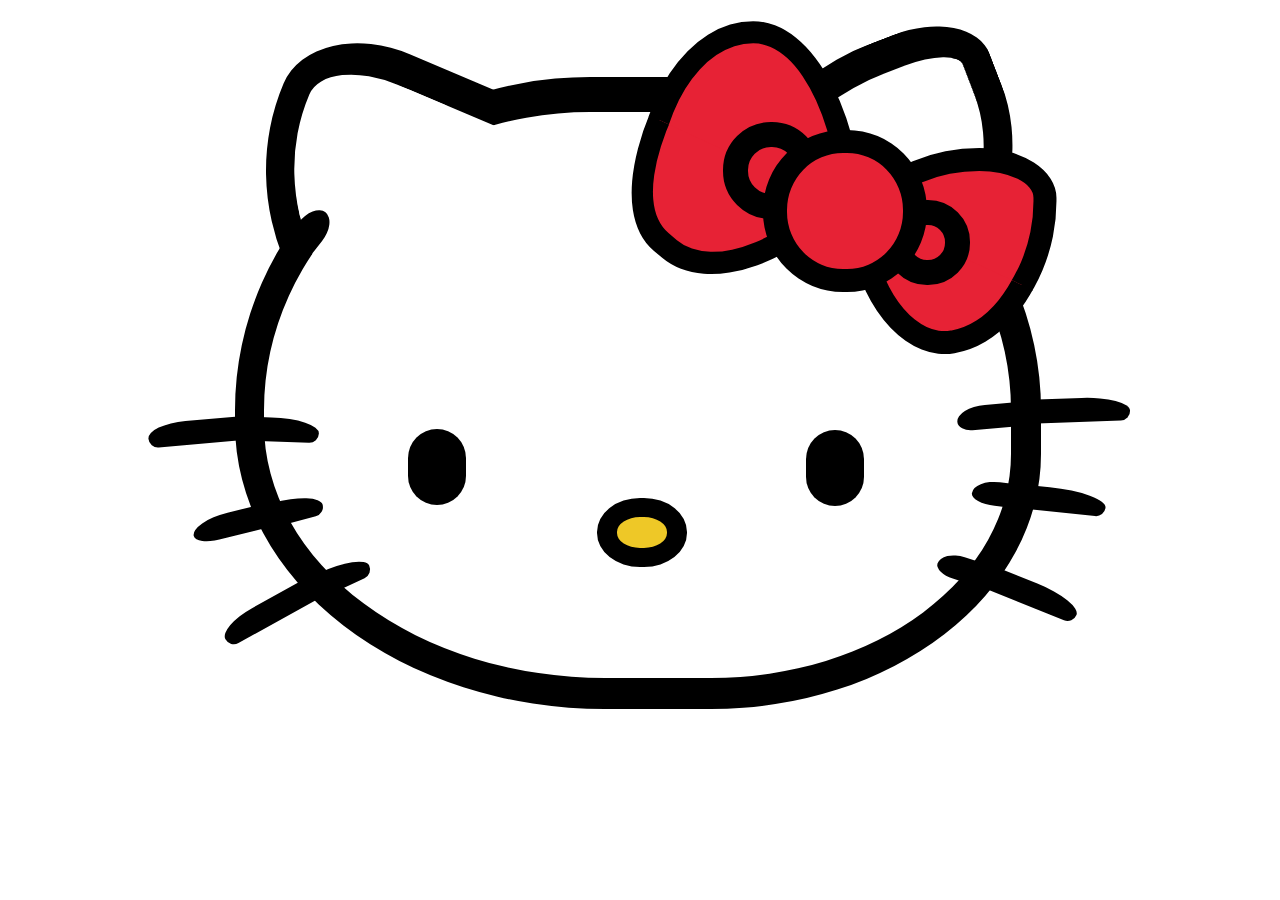
<file: html/hello/index.html>
﻿<!DOCTYPE html>
<html>
<head>
    <meta charset="utf-8" />
    <title>CSS3 Hello Kitty</title>
    <link rel="stylesheet" type="text/css" href="hello-kitty.css" />
</head>
<body>
    <div class="hello-kitty-container">
        <div class="hello-kitty-img">
            <!--<img src="1024px-Hello_Kitty_logo.svg.png" />-->
        </div>
        <div class="hello-kitty-div">
            <!-- 脸蛋 -->
            <div class="face"></div>

            <!-- 左耳 -->
            <div class="left-ear"></div>
            <div class="left-ear-clean"></div>
            <div class="left-ear-beautify"></div>
            <!-- 右耳 -->
            <div class="right-ear"></div>
            <div class="right-ear-clean"></div>

            <!-- 蝴蝶结 -->
            <div class="bowknot-outside-left-top-container">
                <div class="bowknot-outside-left-top"></div>
            </div>
            <div class="bowknot-outside-left-bottom-container">
                <div class="bowknot-outside-left-bottom"></div>
            </div>
            <div class="bowknot-outside-right-top-container">
                <div class="bowknot-outside-right-top"></div>
            </div>
            <div class="bowknot-outside-right-bottom-container">
                <div class="bowknot-outside-right-bottom"></div>
            </div>
            <div class="bowknot-inside-left"></div>
            <div class="bowknot-inside-right"></div>
            <div class="bowknot-inside-center"></div>

            <!-- 左眼 -->
            <div class="left-eye"></div>
            <!-- 右眼 -->
            <div class="right-eye"></div>

            <!-- 鼻子 -->
            <div class="nose"></div>

            <!-- 左胡须 -->
            <div class="left-moustache-1"></div>
            <div class="left-moustache-2"></div>
            <div class="left-moustache-3"></div>
            <!-- 右胡须 -->
            <div class="right-moustache-1"></div>
            <div class="right-moustache-2"></div>
            <div class="right-moustache-3"></div>
        </div>
    </div>
</body>
</html>
</file>
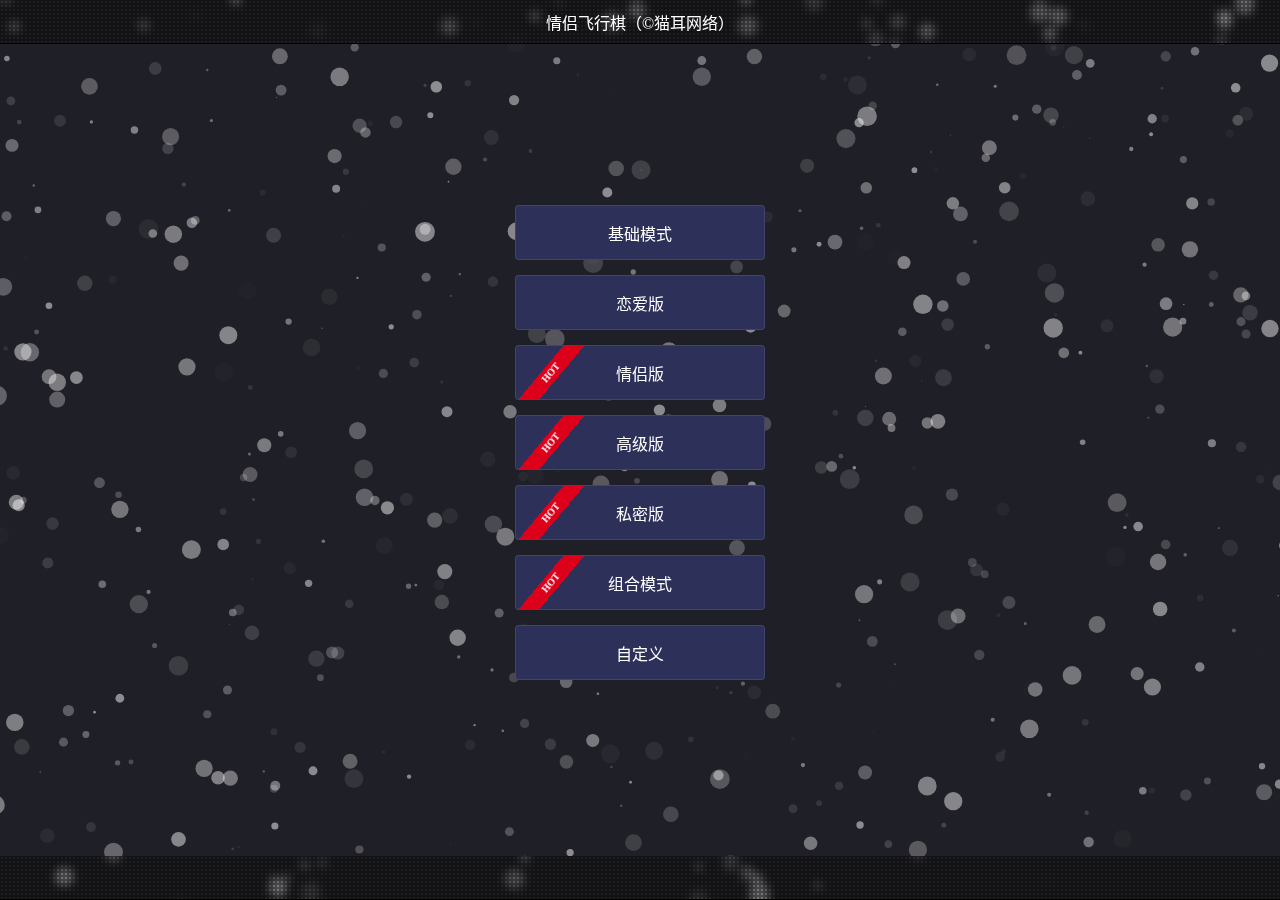
<file: html/情侣飞行棋/index.html>
<!DOCTYPE html><html lang=zh-CN><head>    <link rel="shortcut icon" href="./img/2.jpg" type="image/x-icon"><meta charset=utf-8><meta http-equiv=X-UA-Compatible content="IE=edge"><script>var coverSupport = 'CSS' in window && typeof CSS.supports === 'function' && (CSS.supports('top: env(a)') || CSS.supports('top: constant(a)'))


document.write('<meta name="viewport" content="width=device-width, user-scalable=no, initial-scale=1.0, maximum-scale=1.0, minimum-scale=1.0' + (coverSupport ? ', viewport-fit=cover' : '') + '" />')</script><link rel=stylesheet href=./static/index.63b34199.css></head><body><noscript><strong>请务必在您的浏览器上允许JavaScript运行</strong></noscript><div id=app></div>
<script src=./static/js/chunk-vendors.e4450f0a.js></script><script src=./static/js/index.d2dcdf5b.js></script></body>

<script>
    var _hmt = _hmt || [];
    (function() {
        var hm = document.createElement("script");
        hm.src = "https://hm.baidu.com/hm.js?bf7ccaf801d52b1d5d3983b0ac4cac27";
        var s = document.getElementsByTagName("script")[0];
        s.parentNode.insertBefore(hm, s);
    })();
</script>
<script>
    //禁用操作
    
    window.onload = function(){
        document.onkeydown = function (){
            var e = window.event || arguments[0];
            //F12
            if(e.keyCode == 123){
                return false;
            //Ctrl+Shift+I
            }else if((e.ctrlKey) && (e.shiftKey) && (e.keyCode == 73)){
                return false;
            //Ctrl+Shift+C
            }else if((e.ctrlKey) && (e.shiftKey) && (e.keyCode == 67)){
                return false;
            //Shift+F10
            }else if((e.shiftKey) && (e.keyCode == 121)){
                return false;
            //Ctrl+U
            }else if((e.ctrlKey) && (e.keyCode == 85)){
                return false;
            //Ctrl+S
            }else if((e.ctrlKey) && (e.keyCode == 83)){
            return false;
        }
    };
        document.oncontextmenu = function (){
            return false;
        }
    }
    
    //禁止复制
    document.onselectstart=new Function('event.returnValue=false;');
    
    //禁止选择文字
    document.body.onselectstart = function() {
        self.event.returnValue=false
      };
</script>
<!--©猫耳网络-->

</html>
</file>
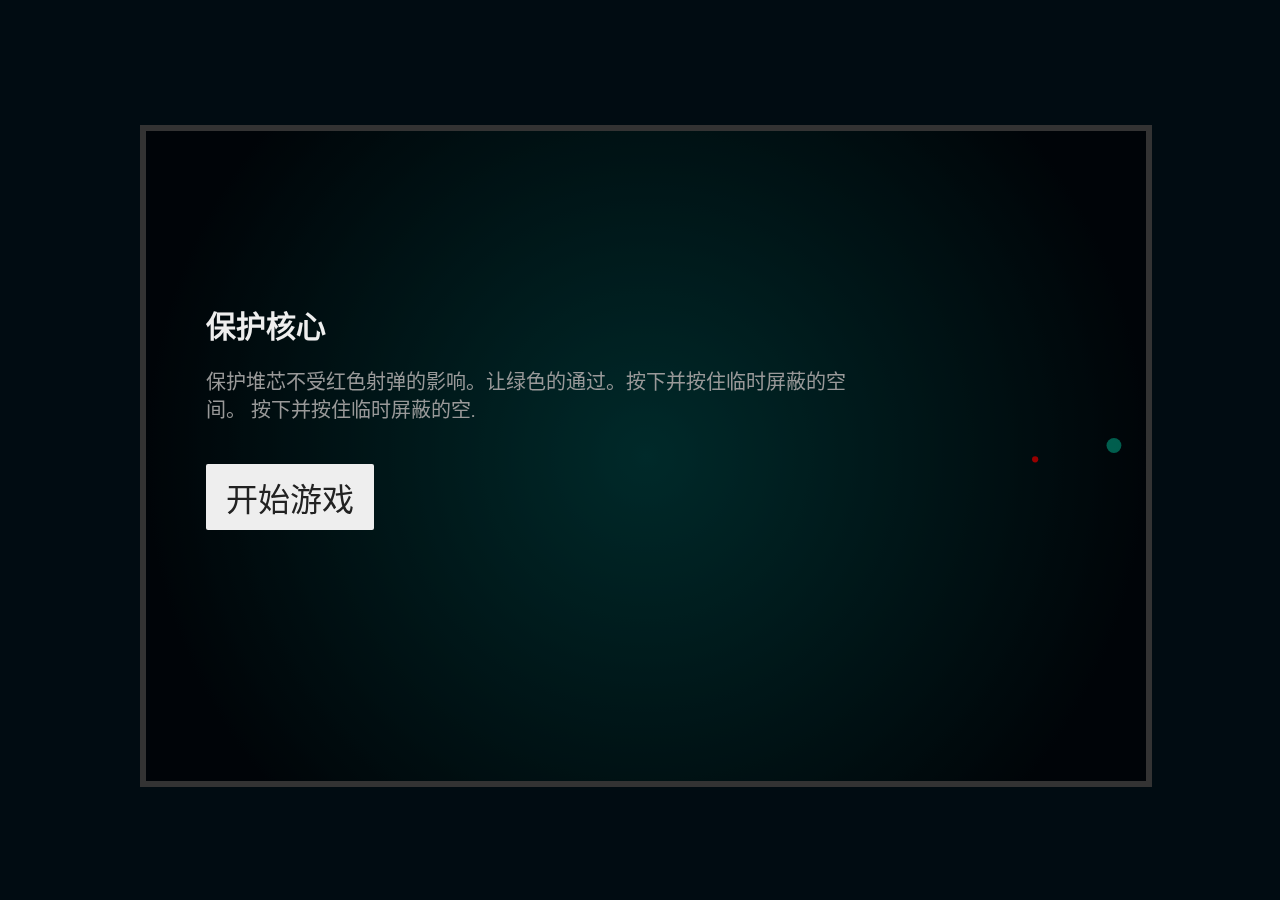
<file: html/保护星堆.html>
<!DOCTYPE html>
<html lang="zh-CN">
<head>
    <meta charset="utf-8">
	<title>保护堆芯</title>
<link type="text/css" rel="stylesheet" href="https://repo.bfw.wiki/bfwrepo/css/reset.min.css">
    <style>
        /*********************************************
         * GLOBAL
         *********************************************/
        
        body, html {
        	overflow: hidden;
        	font-family: Helvetica, Arial, sans-serif;
        	color: #fff;
        	font-size: 11px;
        	background: #010c12;
        }
        
        .no-canvas {
        	color: #999999;
        	font-size: 24px;
        	text-align: center;
        	margin-top: 150px;
        }
        
        
        /*********************************************
         * EXPERIMENT STYLES
         *********************************************/
        
        canvas {
        	border: 6px #333333 solid;
        	cursor: crosshair;
        	z-index: 1;
        }
        
        #background {
        	border: none;
        	z-index: 0;
        }
        
        .ui {
        	font-family: Arial, Helvetica, sans-serif;
        	font-size: 10px;
        	color: #999999;
        	text-align: left;
        	padding: 8px;
        	background-color: rgba(0,0,0,0.4);
        	float: left;
        }
        
        #status {
        	width: 884px;
        	height: 15px;
        	padding: 8px;
        	display: none;
        	position: absolute;
        	z-index: 2;
        }
        
        #status span {
        	color: #bbbbbb;
        	font-weight: bold;
        	margin-right: 5px;
        }
        
        #status .fps {
        	float: right;
        }
        
        #panels {
        	width: 100%;
        	position: absolute;
        	z-index: 3;
        }
        
        #message {
        	padding: 150px 300px 0 60px;
        	width: 100%;
        	height: 100%;
        	box-sizing: border-box;
        
        	font-family: "Montserrat", Helvetica, Arial, sans-serif;
        	font-size: 20px;
        	text-transform: uppercase;
        	line-height: 1.4;
        }
        
        #message .start-button {
        	display: inline-block;
        	padding: 10px 20px;
        	font-size: 2em;
        	font-family: inherit;
        	border-radius: 2px;
        	margin-top: 20px;
        	background-color: #eee;
        	color: #222;
        	font-size: 1.6em;
        	text-transform: inherit;
        	transition: all .18s linear;
        
        	outline: 0;
        	border: 0;
        	cursor: pointer;
        
        	-webkit-appearance: none;
        	-webkit-tap-highlight-color: rgba(0, 0, 0, 0);
        }
        
        #message .start-button:hover {
        	background-color: #fff;
        }
        
        #message p {
        	margin-bottom: 20px;
        }
        
        #message a {
        	color: #fff;
        	text-decoration: none;
        }
        
        #message a:hover {
        	text-decoration: underline;
        }
        
        .ui h2 {
        	margin-bottom: 20px;
        	color: #eeeeee;
        }
        
        .ui p em {
        	color: #f5f5f5;
        }
        
        .ui ol {
        	margin: 10px 0;
        	padding-left: 1em;
        }
        
        .ui ol li {
        	margin: 0 0 2px 0;
        	list-style: unset;
        }
        
        .ui a.external {
        	outline: none;
        	font-family: sans-serif;
        	font-size: 1em;
        	font-weight: bold;
        	text-decoration: none;
        	color: #bbbbbb;
        	display: inline;
        	padding: 0;
        }
        
        .ui a.external:hover {
        	color: #ffffff;
        }
        
        
        @media screen and (max-width: 600px) {
        	#message {
        		padding: 60px 40px;
        	}
        }
		.page-footer {
		  position: fixed;
		  right: 35px;
		  bottom: 20px;
		  display: flex;
		  align-items: center;
		  padding: 5px;
		  color: black;
		  background: rgba(255, 255, 255, 0.65);
		}
		
		.page-footer a {
		  display: flex;
		  margin-left: 4px;
		}
		.touxiang{
			bottom: 0px;
			width:30px;
			height:30px;
		}
		
    </style>

    <link href="https://fonts.googleapis.com/css?family=Montserrat:700,900" rel="stylesheet">
<script>
var _hmt = _hmt || [];
(function() {
  var hm = document.createElement("script");
  hm.src = "https://hm.baidu.com/hm.js?a9430a37066911650e26adadcc42798a";
  var s = document.getElementsByTagName("script")[0]; 
  s.parentNode.insertBefore(hm, s);
})();
</script>
<script charset="UTF-8" id="LA_COLLECT" src="//sdk.51.la/js-sdk-pro.min.js"></script>
<script>LA.init({id:"JxVJPIpe3UAQqoDx",ck:"JxVJPIpe3UAQqoDx"})</script>
<!-- 谷歌广告 -->
<script async src="https://pagead2.googlesyndication.com/pagead/js/adsbygoogle.js?client=ca-pub-7056167681359419" crossorigin="anonymous"></script>
</head>

<body>
    <div id="status" class="ui"></div>
    <div id="panels">
        <div id="message" class="ui">
            <h2 id="title">保护核心</h2>
            <p>
               保护堆芯不受红色射弹的影响。让绿色的通过。按下并按住临时屏蔽的空间。
               按下并按住临时屏蔽的空.
            </p>

            <button id="startButton" class="start-button">开始游戏</button>
        </div>
    </div>

    <canvas id="world">
			<p class="no-canvas">
				You need a <a href="https://www.google.com/chrome">modern browser</a> to view this.
			</p>
		</canvas>
    <canvas id="background"></canvas>
<script type="text/javascript" src="https://repo.bfw.wiki/bfwrepo/js/timbre.js"></script>
    <script>
        /**
     * Copyright (C) 2018 Luis Bergmann, https://luisbergmann.com/
     */
    var CoreAudio = new function() {
    
      // notes and octaves
      var notes = [0, 2, 3, 5, 7, 10];
      var octaves = [0, 12, 24, 36];
    
      // sound chain
      // it can get cpu intensive with the reverb
      var reverb = T("reverb", {room:0.7, damp:0.2, mix:0.3}).play();
    
      //organism sound chain
      var orgOsc = T("pulse");
      var orgEnv = T("perc", {a:1, r:30});
      var orgOscEnv1 = T("OscGen", {osc:orgOsc, env:orgEnv, mul:0.1});
      reverb.append(orgOscEnv1);
    
      var orgOsc2 = T("sin");
      var orgEnv2 = T("perc", {a:10, r:500});
      var orgOscEnv2 = T("OscGen", {osc:orgOsc2, env:orgEnv2, mul:0.2});
      reverb.append(orgOscEnv2);
    
      //shield sound chain
      var shieldNoiseOsc = T("fnoise", {freq:50, mul:0.1});
      var shieldOsc = T("pulse", {freq:50, mul:0.1});
      var shieldEnv = T("perc", {a:10, r:100}, shieldNoiseOsc, shieldOsc).play();
    
      // play synth note every time a organism is created
      this.playSynth = function(objPos) {
        //choose and play synth note
        var midicps = T("midicps");
        var note = notes[Math.random() * 5 | 0];
        var octave = octaves[Math.random() * 3 | 0];
    
        if (Math.random() < 0.7) {
          // for saving cpu not every time there's a organism a oscillator plays
          var playOsc = T("sin", {freq:midicps.at(60 + note + octave), mul:0.2});
          var playEnv = T("perc", {r:3000}, playOsc).bang();
          var eq = T("eq", {params:{hpf:[200, 1], lpf:[2000, 1]}}, playEnv);
          var tremParam = T("param", {value:1}).to(Math.random()*5 + 5, 3000);
          var tremOsc = T("sin", {freq:tremParam, mul:.6});
          var trem = T("*", eq, tremOsc);
          var panParam = T("param", {value:objPos}).expTo(0.5, 3000);
          var pan = T("pan", {pos:panParam}, trem).play();
    
          var interval = T("timeout", {timeout:3000}).on('ended', function () {
            tremOsc.pause();
            trem.pause();
            pan.pause();
          }).start();
        }
      }
    
    
      this.organismDead = function () {
        var midicps = T("midicps");
        var note = notes[Math.random() * 5 | 0];
        var octave = octaves[Math.random() * 3 | 0];
    
        orgOscEnv1.noteOn((180 + note + octave), 80);
        orgOscEnv2.noteOn((60 + note + octave), 80);
    
        //low sound
        var lowOsc = T("sin", {freq:Math.random()*50+50, mul:0.6});
        var losOscEq = T("eq", {params:{hpf:[150, 1]}}, lowOsc);
        var lowPscEnv= T("perc", {a:70, r:100}, losOscEq).bang().play();
    
      }
    
      this.playShield = function () {
        shieldEnv.bang();
      }
    
      this.playGameOver = function () {
        // var downer = T("param", {value:10000}).to(50, 2000);
        var osc = T('fnoise', {freq:400, mul:0.1});
        var env = T('perc', {a:10, r:2000}, osc).bang().play();
      }
    
    
      this.energyUp = function () {
        var energyFreq = T("param", {value:80}).to(Math.random()*500+500, "1sec");
        var osc1 = T('sin', {freq:energyFreq, mul:0.6});
        var osc1Eq = T("eq", {params:{hpf:[150, 1]}}, osc1);
        var env = T("perc", {a:50, r:500}, osc1Eq).bang().play();
      }
    
      this.energyDown = function () {
    
        //sine osc with tremolo
        var downer2 = T("param", {value:(Math.random()*100 + 100)}).to(10, 1000);
        var osc2 = T('sin', {freq:downer2, mul:0.1});
        var osc2Eq = T("eq", {params:{hpf:[150, 1]}}, osc2);
        var downer3 = T("param", {value:(Math.random()*50 + 50)}).to(30, 1000);
        var osc3 = T('pulse', {freq:downer3, mul:0.1});
        var osc3Eq = T("eq", {params:{hpf:[150, 1]}}, osc3);
        var env2 = T("perc", {r:800}, osc2Eq, osc3Eq).bang();
        var trem2param = T("param", {value:Math.random()*5+1}).to(1, 1000);
        var trem2 = T("sin", {freq:trem2param, mul:.7})
        var oscTrem2 = T("*", env2, trem2).play();
      }
    }
    </script>
    <script>
        /**
     * Core
     * MIT licensed
     *
     * Copyright (C) 2018 Hakim El Hattab, http://hakim.se
     */
    var Core = new function(){
    
    	// Flags if we are running mobile mode
    	var isMobile = !!navigator.userAgent.toLowerCase().match( /ipod|ipad|iphone|android/gi );
    
    	var DEFAULT_WIDTH = 1000,
    		DEFAULT_HEIGHT = 650,
    		BORDER_WIDTH = 6,
    		FRAMERATE = 60;
    
    	// Types of organisms
    	var ORGANISM_ENEMY = 'enemy',
    		ORGANISM_ENERGY = 'energy';
    
    	// The world dimensions
    	var world = {
    		width: isMobile ? window.innerWidth : DEFAULT_WIDTH,
    		height: isMobile ? window.innerHeight : DEFAULT_HEIGHT
    	};
    
    	var canvas,
    		context;
    
    	var canvasBackground,
    		contextBackground;
    
    	// UI DOM elements
    	var status;
    	var panels;
    	var message;
    	var title;
    	var startButton;
    
    	// Game elements
    	var organisms = [];
    	var particles = [];
    	var player;
    
    	// Mouse properties
    	var mouseX = (window.innerWidth + world.width) * 0.5;
    	var mouseY = (window.innerHeight + world.height) * 0.5;
    	var mouseIsDown = false;
    	var spaceIsDown = false;
    
    	// Game properties and scoring
    	var playing = false;
    	var score = 0;
    	var time = 0;
    	var duration = 0;
    	var difficulty = 1;
    	var lastspawn = 0;
    
    	// Game statistics
    	var fc = 0; // Frame count
    	var fs = 0; // Frame score
    	var cs = 0; // Collision score
    
    	// The world's velocity
    	var velocity = { x: -1.3, y: 1 };
    
    	// Performance (FPS) tracking
    	var fps = 0;
    	var fpsMin = 1000;
    	var fpsMax = 0;
    	var timeLastSecond = new Date().getTime();
    	var frames = 0;
    
    	this.init = function(){
    
    		canvas = document.getElementById('world');
    		canvasBackground = document.getElementById('background');
    		panels = document.getElementById('panels');
    		status = document.getElementById('status');
    		message = document.getElementById('message');
    		title = document.getElementById('title');
    		startButton = document.getElementById('startButton');
    
    		if (canvas && canvas.getContext) {
    			context = canvas.getContext('2d');
    
    			contextBackground = canvasBackground.getContext('2d');
    
    			// Register event listeners
    			document.addEventListener('mousemove', documentMouseMoveHandler, false);
    			document.addEventListener('mousedown', documentMouseDownHandler, false);
    			document.addEventListener('mouseup', documentMouseUpHandler, false);
    			canvas.addEventListener('touchstart', documentTouchStartHandler, false);
    			document.addEventListener('touchmove', documentTouchMoveHandler, false);
    			document.addEventListener('touchend', documentTouchEndHandler, false);
    			window.addEventListener('resize', windowResizeHandler, false);
    			startButton.addEventListener('click', startButtonClickHandler, false);
    			document.addEventListener('keydown', documentKeyDownHandler, false);
    			document.addEventListener('keyup', documentKeyUpHandler, false);
    
    			// Define our player
    			player = new Player();
    
    			// Force an initial resize to make sure the UI is sized correctly
    			windowResizeHandler();
    
    			// If we are running on mobile, certain elements need to be configured differently
    			if( isMobile ) {
    				status.style.width = world.width + 'px';
    				canvas.style.border = 'none';
    			}
    
    			animate();
    		}
    	};
    
    	function renderBackground() {
    		var gradient = contextBackground.createRadialGradient( world.width * 0.5, world.height * 0.5, 0, world.width * 0.5, world.height * 0.5, 500 );
    		gradient.addColorStop(0,'rgba(0, 70, 70, 1)');
    		gradient.addColorStop(1,'rgba(0, 8, 14, 1)');
    
    		contextBackground.fillStyle = gradient;
    		contextBackground.fillRect( 0, 0, world.width, world.height );
    	}
    
    	/**
    	 * Handles click on the start button in the UI.
    	 */
    	function startButtonClickHandler(event){
    		if( playing == false ) {
    			playing = true;
    
    			// Reset game properties
    			organisms = [];
    			score = 0;
    			difficulty = 1;
    
    			// Reset game tracking properties
    			fc = 0;
    			fs = 0;
    			ms = 0;
    			cs = 0;
    
    			// Reset the player data
    			player.energy = 30;
    
    			// Hide the game UI
    			panels.style.display = 'none';
    			status.style.display = 'block';
    
    			time = new Date().getTime();
    		}
    	}
    
    	/**
    	 * Stops the currently ongoing game and shows the
    	 * resulting data in the UI.
    	 */
    	function gameOver() {
    		playing = false;
    
    		// Determine the duration of the game
    		duration = new Date().getTime() - time;
    
    		// Show the UI
    		panels.style.display = 'block';
    
    		// Ensure that the score is an integer
    		score = Math.round(score);
    
    		// Write the users score to the UI
    		title.innerHTML = 'Game Over! (' + score + ' points)';
    
    		// Update the status bar with the final score and time
    		scoreText = 'Score: <span>' + Math.round( score ) + '</span>';
    		scoreText += ' Time: <span>' + Math.round( ( ( new Date().getTime() - time ) / 1000 ) * 100 ) / 100 + 's</span>';
    		status.innerHTML = scoreText;
    	}
    
    	function documentKeyDownHandler(event) {
    		switch( event.keyCode ) {
    			case 32:
    				if( !spaceIsDown && player.energy > 15 ) {
    					player.energy -= 4;
    				}
    				spaceIsDown = true;
    				event.preventDefault();
    				break;
    		}
    	}
    	function documentKeyUpHandler(event) {
    		switch( event.keyCode ) {
    			case 32:
    				spaceIsDown = false;
    				event.preventDefault();
    				break;
    		}
    	}
    
    	/**
    	 * Event handler for document.onmousemove.
    	 */
    	function documentMouseMoveHandler(event){
    		mouseX = event.clientX - (window.innerWidth - world.width) * 0.5 - BORDER_WIDTH;
    		mouseY = event.clientY - (window.innerHeight - world.height) * 0.5 - BORDER_WIDTH;
    	}
    
    	/**
    	 * Event handler for document.onmousedown.
    	 */
    	function documentMouseDownHandler(event){
    		mouseIsDown = true;
    	}
    
    	/**
    	 * Event handler for document.onmouseup.
    	 */
    	function documentMouseUpHandler(event) {
    		mouseIsDown = false;
    	}
    
    	/**
    	 * Event handler for document.ontouchstart.
    	 */
    	function documentTouchStartHandler(event) {
    		if(event.touches.length == 1) {
    			event.preventDefault();
    
    			mouseX = event.touches[0].pageX - (window.innerWidth - world.width) * 0.5;
    			mouseY = event.touches[0].pageY - (window.innerHeight - world.height) * 0.5;
    
    			mouseIsDown = true;
    		}
    	}
    
    	/**
    	 * Event handler for document.ontouchmove.
    	 */
    	function documentTouchMoveHandler(event) {
    		if(event.touches.length == 1) {
    			event.preventDefault();
    
    			mouseX = event.touches[0].pageX - (window.innerWidth - world.width) * 0.5 - 60;
    			mouseY = event.touches[0].pageY - (window.innerHeight - world.height) * 0.5 - 30;
    		}
    	}
    
    	/**
    	 * Event handler for document.ontouchend.
    	 */
    	function documentTouchEndHandler(event) {
    		mouseIsDown = false;
    	}
    
    	/**
    	 * Event handler for window.onresize.
    	 */
    	function windowResizeHandler() {
    		// Update the game size
    		world.width = isMobile ? window.innerWidth : DEFAULT_WIDTH;
    		world.height = isMobile ? window.innerHeight : DEFAULT_HEIGHT;
    
    		// Center the player
    		player.position.x = world.width * 0.5;
    		player.position.y = world.height * 0.5;
    
    		// Resize the canvas
    		canvas.width = world.width;
    		canvas.height = world.height;
    		canvasBackground.width = world.width;
    		canvasBackground.height = world.height;
    
    		// Determine the x/y position of the canvas
    		var cvx = (window.innerWidth - world.width) * 0.5;
    		var cvy = (window.innerHeight - world.height) * 0.5;
    
    		// Position the canvas
    		canvas.style.position = 'absolute';
    		canvas.style.left = cvx + 'px';
    		canvas.style.top = cvy + 'px';
    		canvasBackground.style.position = 'absolute';
    		canvasBackground.style.left = cvx + BORDER_WIDTH + 'px';
    		canvasBackground.style.top = cvy + BORDER_WIDTH + 'px';
    
    		if( isMobile ) {
    			panels.style.left = '0px';
    			panels.style.top = '0px';
    			panels.style.width = '100%';
    			panels.style.height = '100%';
    			status.style.left = '0px';
    			status.style.top = '0px';
    		}
    		else {
    			panels.style.left = cvx + BORDER_WIDTH + 'px';
    			panels.style.top = cvy + BORDER_WIDTH + 'px';
    			panels.style.width = world.width + 'px';
    			panels.style.height = world.height + 'px';
    			status.style.left = cvx + BORDER_WIDTH + 'px';
    			status.style.top = cvy + BORDER_WIDTH + 'px';
    		}
    
    		renderBackground();
    	}
    
    	/**
    	 * Emits a random number of particles from a set point.
    	 *
    	 * @param position The point where particles will be
    	 * emitted from
    	 * @param spread The pixel spread of the emittal
    	 */
    	function emitParticles( position, direction, spread, seed ) {
    		var q = seed + ( Math.random() * seed );
    
    		while( --q >= 0 ) {
    			var p = new Point();
    			p.position.x = position.x + ( Math.sin(q) * spread );
    			p.position.y = position.y + ( Math.cos(q) * spread );
    			p.velocity = { x: direction.x + ( -1 + Math.random() * 2 ), y: direction.y + ( - 1 + Math.random() * 2 ) };
    			p.alpha = 1;
    
    			particles.push( p );
    		}
    	}
    
    	/**
    	 * Called on every frame to update the game properties
    	 * and render the current state to the canvas.
    	 */
    	function animate() {
    
    		// Fetch the current time for this frame
    		var frameTime = new Date().getTime();
    
    		// Increase the frame count
    		frames ++;
    
    		// Check if a second has passed since the last time we updated the FPS
    		if( frameTime > timeLastSecond + 1000 ) {
    			// Establish the current, minimum and maximum FPS
    			fps = Math.min( Math.round( ( frames * 1000 ) / ( frameTime - timeLastSecond ) ), FRAMERATE );
    			fpsMin = Math.min( fpsMin, fps );
    			fpsMax = Math.max( fpsMax, fps );
    
    			timeLastSecond = frameTime;
    			frames = 0;
    		}
    
    		// A factor by which the score will be scaled, depending on current FPS
    		var scoreFactor = 0.01 + ( Math.max( Math.min( fps, FRAMERATE ), 0 ) / FRAMERATE * 0.99 );
    
    		// Scales down the factor by itself
    		scoreFactor = scoreFactor * scoreFactor;
    
    		// Clear the canvas of all old pixel data
    		context.clearRect(0,0,canvas.width,canvas.height);
    
    		var i,
    			ilen,
    			j,
    			jlen;
    
    		// Only update game properties and draw the player if a game is active
    		if( playing ) {
    
    			// Increment the difficulty slightly
    			difficulty += 0.0015;
    
    			// Increment the score depending on difficulty
    			score += (0.4 * difficulty) * scoreFactor;
    
    			// Increase the game frame count stat
    			fc ++;
    
    			// Increase the score count stats
    			fs += (0.4 * difficulty) * scoreFactor;
    
    			//player.angle = Math.atan2( mouseY - player.position.y, mouseX - player.position.x );
    
    			var targetAngle = Math.atan2( mouseY - player.position.y, mouseX - player.position.x );
    
    			if( Math.abs( targetAngle - player.angle ) > Math.PI ) {
    				player.angle = targetAngle;
    			}
    
    			player.angle += ( targetAngle - player.angle ) * 0.2;
    
    			player.energyRadiusTarget = ( player.energy / 100 ) * ( player.radius * 0.8 );
    			player.energyRadius += ( player.energyRadiusTarget - player.energyRadius ) * 0.2;
    
    			player.shield = { x: player.position.x + Math.cos( player.angle ) * player.radius, y: player.position.y + Math.sin( player.angle ) * player.radius };
    
    			// Shield
    			context.beginPath();
    			context.strokeStyle = '#648d93';
    			context.lineWidth = 3;
    			context.arc( player.position.x, player.position.y, player.radius, player.angle + 1.6, player.angle - 1.6, true );
    			context.stroke();
    
    			// Core
    			context.beginPath();
    			context.fillStyle = "#249d93";
    			context.strokeStyle = "#3be2d4";
    			context.lineWidth = 1.5;
    
    			player.updateCore();
    
    			var loopedNodes = player.coreNodes.concat();
    			loopedNodes.push( player.coreNodes[0] );
    
    			for( var i = 0; i < loopedNodes.length; i++ ) {
    				p = loopedNodes[i];
    				p2 = loopedNodes[i+1];
    
    				p.position.x += ( (player.position.x + p.normal.x + p.offset.x) - p.position.x ) * 0.2;
    				p.position.y += ( (player.position.y + p.normal.y + p.offset.y) - p.position.y ) * 0.2;
    
    				if( i == 0 ) {
    					// This is the first loop, so we need to start by moving into position
    					context.moveTo( p.position.x, p.position.y );
    				}
    				else if( p2 ) {
    					// Draw a curve between the current and next trail point
    					context.quadraticCurveTo( p.position.x, p.position.y, p.position.x + ( p2.position.x - p.position.x ) / 2, p.position.y + ( p2.position.y - p.position.y ) / 2 );
    				}
    			}
    
    			context.closePath();
    			context.fill();
    			context.stroke();
    
    		}
    
    		if( spaceIsDown && player.energy > 10 ) {
    			player.energy -= 0.1;
    
    			context.beginPath();
    			context.strokeStyle = '#648d93';
    			context.lineWidth = 1;
    			context.fillStyle = 'rgba( 0, 100, 100, ' + ( player.energy / 100 ) * 0.9 + ' )';
    			context.arc( player.position.x, player.position.y, player.radius, 0, Math.PI*2, true );
    			context.fill();
    			context.stroke();
    
    			// play sound for the shield
    			CoreAudio.playShield();
    		}
    
    		var enemyCount = 0;
    		var energyCount = 0;
    
    		// Go through each enemy and draw it + update its properties
    		for( i = 0; i < organisms.length; i++ ) {
    			p = organisms[i];
    
    			p.position.x += p.velocity.x;
    			p.position.y += p.velocity.y;
    
    			p.alpha += ( 1 - p.alpha ) * 0.1;
    
    			if( p.type == ORGANISM_ENEMY ) context.fillStyle = 'rgba( 255, 0, 0, ' + p.alpha + ' )';
    			if( p.type == ORGANISM_ENERGY ) context.fillStyle = 'rgba( 0, 235, 190, ' + p.alpha + ' )';
    
    			context.beginPath();
    			context.arc(p.position.x, p.position.y, p.size/2, 0, Math.PI*2, true);
    			context.fill();
    
    			var angle = Math.atan2( p.position.y - player.position.y, p.position.x - player.position.x );
    
    			if (playing) {
    
    				var dist = Math.abs( angle - player.angle );
    
    				if( dist > Math.PI ) {
    					dist = ( Math.PI * 2 ) - dist;
    				}
    
    				if ( dist < 1.6 ) {
    					if (p.distanceTo(player.position) > player.radius - 5 && p.distanceTo(player.position) < player.radius + 5) {
    						p.dead = true;
    
    						// play sound
    						CoreAudio.organismDead();
    					}
    				}
    
    				if (spaceIsDown && p.distanceTo(player.position) < player.radius && player.energy > 11) {
    					p.dead = true;
    					score += 4;
    				}
    
    				if (p.distanceTo(player.position) < player.energyRadius + (p.size * 0.5)) {
    					if (p.type == ORGANISM_ENEMY) {
    						player.energy -= 6;
    
    						// play sound
    						CoreAudio.energyDown();
    					}
    
    					if (p.type == ORGANISM_ENERGY) {
    						player.energy += 8;
    						score += 30;
    
    						// play sound
    						CoreAudio.energyUp();
    					}
    
    					player.energy = Math.max(Math.min(player.energy, 100), 0);
    
    					p.dead = true;
    				}
    			}
    
    			// If the enemy is outside of the game bounds, destroy it
    			if( p.position.x < -p.size || p.position.x > world.width + p.size || p.position.y < -p.size || p.position.y > world.height + p.size ) {
    				p.dead = true;
    			}
    
    			// If the enemy is dead, remove it
    			if( p.dead ) {
    				emitParticles( p.position, { x: (p.position.x - player.position.x) * 0.02, y: (p.position.y - player.position.y) * 0.02 }, 5, 5 );
    
    				organisms.splice( i, 1 );
    				i --;
    			}
    			else {
    				if( p.type == ORGANISM_ENEMY ) enemyCount ++;
    				if( p.type == ORGANISM_ENERGY ) energyCount ++;
    			}
    		}
    
    		// If there are less enemies than intended for this difficulty, add another one
    		if( enemyCount < 1 * difficulty && new Date().getTime() - lastspawn > 100 ) {
    			organisms.push( giveLife( new Enemy() ) );
    			lastspawn = new Date().getTime();
    		}
    
    		//
    		if( energyCount < 1 && Math.random() > 0.996 ) {
    			organisms.push( giveLife( new Energy() ) );
    		}
    
    		// Go through and draw all particle effects
    		for( i = 0; i < particles.length; i++ ) {
    			p = particles[i];
    
    			// Apply velocity to the particle
    			p.position.x += p.velocity.x;
    			p.position.y += p.velocity.y;
    
    			// Fade out
    			p.alpha -= 0.02;
    
    			// Draw the particle
    			context.fillStyle = 'rgba(255,255,255,'+Math.max(p.alpha,0)+')';
    			context.fillRect( p.position.x, p.position.y, 1, 1 );
    
    			// If the particle is faded out to less than zero, remove it
    			if( p.alpha <= 0 ) {
    				particles.splice( i, 1 );
    			}
    		}
    
    		// If the game is active, update the game status bar with score, duration and FPS
    		if( playing ) {
    			scoreText = 'Score: <span>' + Math.round( score ) + '</span>';
    			scoreText += ' Time: <span>' + Math.round( ( ( new Date().getTime() - time ) / 1000 ) * 100 ) / 100 + 's</span>';
    			scoreText += ' <p class="fps">FPS: <span>' + Math.round( fps ) + ' ('+Math.round(Math.max(Math.min(fps/FRAMERATE, FRAMERATE), 0)*100)+'%)</span></p>';
    			status.innerHTML = scoreText;
    
    			if( player.energy === 0 ) {
    				emitParticles( player.position, { x: 0, y: 0 }, 10, 40 );
    
    				gameOver();
    
    				// play sound
    				CoreAudio.playGameOver();
    			}
    		}
    
    		requestAnimFrame( animate );
    	}
    
    	/**
    	 *
    	 */
    	function giveLife( organism ) {
    		var side = Math.round( Math.random() * 3 );
    
    		switch( side ) {
    			case 0:
    				organism.position.x = 10;
    				organism.position.y = world.height * Math.random();
    				break;
    			case 1:
    				organism.position.x = world.width * Math.random();
    				organism.position.y = 10;
    				break;
    			case 2:
    				organism.position.x = world.width - 10;
    				organism.position.y = world.height * Math.random();
    				break;
    			case 3:
    				organism.position.x = world.width * Math.random();
    				organism.position.y = world.height - 10;
    				break;
    		}
    
    		if( playing ) CoreAudio.playSynth( organism.position.x / world.width );
    
    		organism.speed = Math.min( Math.max( Math.random(), 0.6 ), 0.75 );
    
    		organism.velocity.x = ( player.position.x - organism.position.x ) * 0.006 * organism.speed;
    		organism.velocity.y = ( player.position.y - organism.position.y ) * 0.006 * organism.speed;
    
    		if( organism.type == 'enemy' ) {
    			organism.velocity.x *= (1+(Math.random()*0.1));
    			organism.velocity.y *= (1+(Math.random()*0.1));
    		}
    
    		organism.alpha = 0;
    
    		return organism;
    	}
    
    };
    
    function Point( x, y ) {
    	this.position = { x: x, y: y };
    }
    Point.prototype.distanceTo = function(p) {
    	var dx = p.x-this.position.x;
    	var dy = p.y-this.position.y;
    	return Math.sqrt(dx*dx + dy*dy);
    };
    Point.prototype.clonePosition = function() {
    	return { x: this.position.x, y: this.position.y };
    };
    
    function Player() {
    	this.position = { x: 0, y: 0 };
    	this.length = 15;
    	this.energy = 30;
    	this.energyRadius = 0;
    	this.energyRadiusTarget = 0;
    	this.radius = 60;
    	this.angle = 0;
    	this.coreQuality = 16;
    	this.coreNodes = [];
    }
    Player.prototype = new Point();
    Player.prototype.updateCore = function() {
    	var i, j, n;
    
    	if( this.coreNodes.length == 0 ) {
    		var i, n;
    
    		for (i = 0; i < this.coreQuality; i++) {
    			n = {
    				position: { x: this.position.x, y: this.position.y },
    				normal: { x: 0, y: 0 },
    				normalTarget: { x: 0, y: 0 },
    				offset: { x: 0, y: 0 }
    			};
    
    			this.coreNodes.push( n );
    		}
    	}
    
    	for (i = 0; i < this.coreQuality; i++) {
    
    		var n = this.coreNodes[i];
    
    		var angle = ( i / this.coreQuality ) * Math.PI * 2;
    
    		n.normal.x = Math.cos( angle ) * this.energyRadius;
    		n.normal.y = Math.sin( angle ) * this.energyRadius;
    
    		n.offset.x = Math.random() * 5;
    		n.offset.y = Math.random() * 5;
    	}
    };
    
    function Enemy() {
    	this.position = { x: 0, y: 0 };
    	this.velocity = { x: 0, y: 0 };
    	this.size = 6 + ( Math.random() * 4 );
    	this.speed = 1;
    	this.type = 'enemy';
    }
    Enemy.prototype = new Point();
    
    function Energy() {
    	this.position = { x: 0, y: 0 };
    	this.velocity = { x: 0, y: 0 };
    	this.size = 10 + ( Math.random() * 6 );
    	this.speed = 1;
    	this.type = 'energy';
    }
    Energy.prototype = new Point();
    
    // shim with setTimeout fallback from http://paulirish.com/2011/requestanimationframe-for-smart-animating/
    window.requestAnimFrame = (function(){
      return  window.requestAnimationFrame       ||
              window.webkitRequestAnimationFrame ||
              window.mozRequestAnimationFrame    ||
              window.oRequestAnimationFrame      ||
              window.msRequestAnimationFrame     ||
              function(/* function */ callback, /* DOMElement */ element){
                window.setTimeout(callback, 1000 / 60);
              };
    })();
    
    Core.init();
    </script>
</body>

</html>
</file>
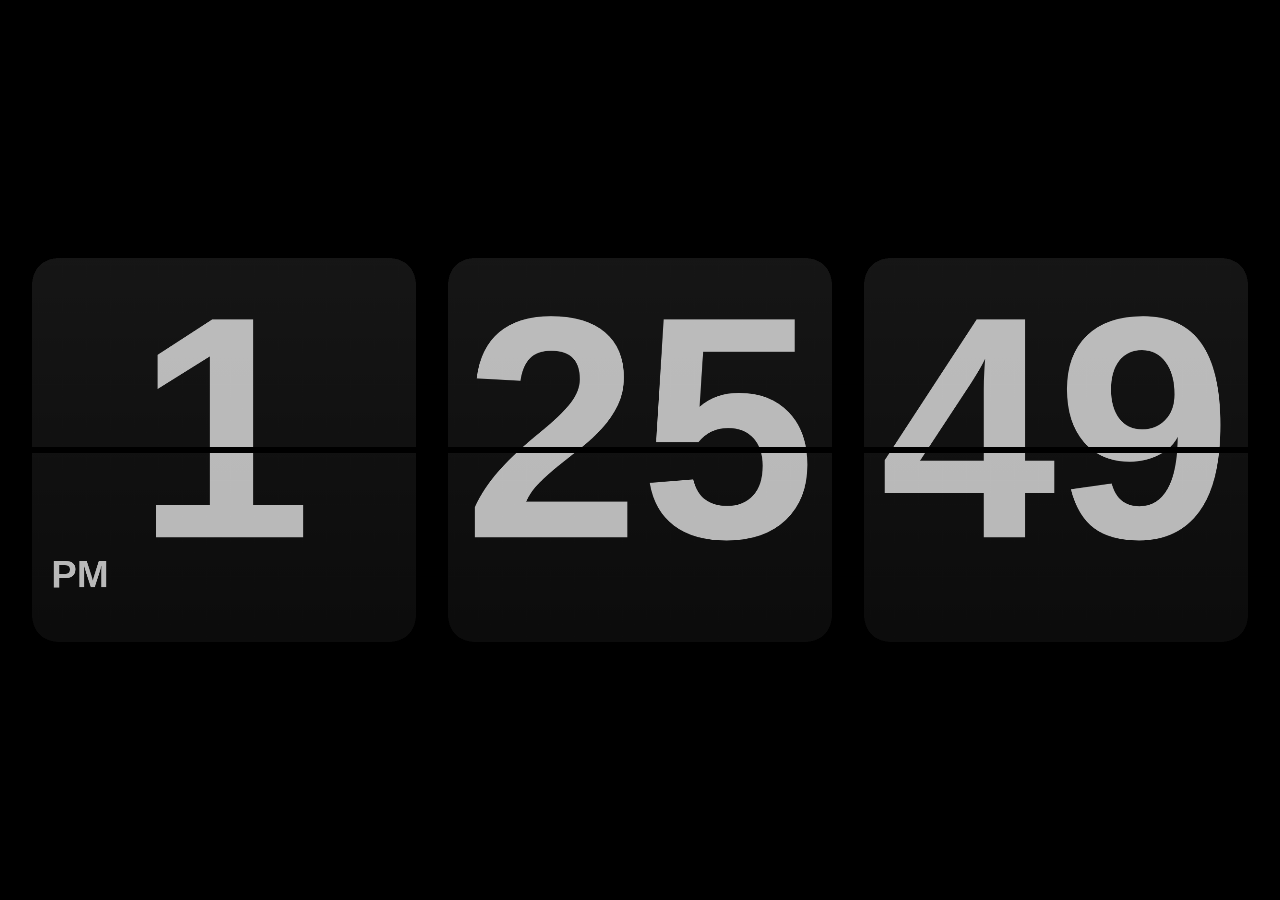
<file: html/倒计时.html>
<!DOCTYPE html><html lang=""><head><meta charset="utf-8"><meta http-equiv="X-UA-Compatible" content="IE=edge"><meta name="viewport" content="width=device-width,initial-scale=1"><link rel="icon" href="http://www.lxh5068.com/favicon.ico"><title>Clock</title><style>.clock{width:240px;height:240px}.clock_canva{width:100%;height:100%}.setbox{width:200px;height:200px}.setbox:hover .pic_set{opacity:1}.set-warp{display:inline-block;padding:20px 20px 12px 24px;margin-top:94px;margin-left:78px}.setting{width:36px;height:36px;padding:8px}.setting:hover>div{transform:rotate(120deg)}.pic_set{width:36px;height:36px;background-image:url("[data-uri]");transition:all .5s ease-in-out;opacity:0}.set_item{top:-208px;left:-256px;width:432px;height:312px;box-sizing:border-box;border-radius:20px}.set_item,.set_item:before{position:absolute;background-color:#262729;border:1px solid #666}.set_item:before{content:"";bottom:0;right:36px;width:20px;height:20px;border-top-color:transparent;border-left-color:transparent;transform:translateY(50%) rotate(45deg)}.setLoad{display:block!important;visibility:hidden}.slider{position:relative;width:220px;cursor:pointer}.bar-line{left:0;background:-webkit-linear-gradient(#fff,#fff) no-repeat,hsla(0,0%,100%,.25);background-size:0 100%}.bar-line,.bar-line-right{position:absolute;top:50%;transform:translateY(-50%)}.bar-line-right{right:0;background-color:hsla(0,0%,100%,.25)}.bar-handle{position:absolute;top:50%;transform:translateY(-50%);box-sizing:border-box;border:4px solid #fff;background-color:#262729;border-radius:50%;box-shadow:0 0 0 4px #262729}.time-panel-box{height:24px;padding:16px 0;margin-right:4px}.time-panel-box:hover .time-panel{overflow:visible}.time-panel{position:relative;background-color:#666;width:48px;height:24px;border-radius:4px;line-height:24px;text-align:center;overflow:hidden}.panel-down,.panel-up{position:absolute;left:50%;width:100%;transform:translateX(-50%);font-weight:900;cursor:pointer}.panel-down:hover,.panel-up:hover{display:block}.panel-up{top:-100%;background-image:linear-gradient(0deg,rgba(38,39,41,0),#262729 100%)}.panel-down{bottom:-100%;background-image:linear-gradient(180deg,rgba(38,39,41,0),#262729)}.scroll-box{position:relative;top:-16px;height:56px;overflow-y:scroll;color:#fff}.scroll-box::-webkit-scrollbar{display:none}.panel-item:after,.panel-item:before{content:"";display:block;height:16px}body{margin:0}ul{list-style:none}button,ul{margin:0;padding:0}button{border:none;outline-style:none}.bg{position:fixed;top:0;bottom:0;left:0;right:0;background-color:#000}.timer{position:absolute;top:50%;width:100%;transform:translateY(-50%);display:flex;justify-content:space-evenly}.timer_hm{width:47.5vw;height:47.5vw}.timer_hms{width:30vw;height:30vw}.watchBtn{position:absolute;width:100%;height:100%;background-color:hsla(0,0%,100%,.1);text-align:center;opacity:0;transition:all .3s;cursor:pointer}.watchBtn:hover{opacity:1}.watchBtn:active{background-color:hsla(0,0%,100%,0)}.watchBtn>div{position:absolute;left:50%;transform:translate(-50%,-50%)}.watchBtn>div:first-child{font-size:180px;top:46%}.watchBtn>div:last-child{top:90%}.set_box{position:fixed;bottom:0;right:0}.set_box_inner{padding:20px;padding-bottom:0;color:#fff;font-size:18px}.set_box_inner>li{display:flex;align-items:center;margin-bottom:8px}.setName{width:116px;margin-right:12px;text-align:right}.pickItem{display:flex;text-align:center;border-radius:6px;cursor:pointer}.pickItem>li{box-sizing:border-box;width:60px;height:24px;line-height:22px;border:1px solid #666;border-right:0}.pickItem>li:first-child{border-top-left-radius:inherit;border-bottom-left-radius:inherit}.pickItem>li:last-child{border-right:1px solid #666;border-top-right-radius:inherit;border-bottom-right-radius:inherit}.pick-active{color:#333;background-color:#fff}.timerBtn{box-sizing:border-box;width:60px;height:24px;border-radius:4px;margin-right:6px;background-color:#fff;color:#1c1c1c;font-size:16px;cursor:pointer}.timerBtn:active{background-color:#ddd}.startBtn{background-color:#666;color:#fff}.startBtn:active{background-color:#555}.iconCancel,.iconTime,.iconTomato{display:inline-block;width:20px;height:20px;vertical-align:middle;background-size:contain}.iconTime{background-image:url("[data-uri]")}.iconTomato{margin-top:-3px;background-image:url("[data-uri]")}.iconCancel{background-image:url("[data-uri]")}</style></head><body><noscript><strong>We're sorry but timer doesn't work properly without JavaScript enabled. Please enable it to continue.</strong></noscript><div id="app"></div><script>(window["webpackJsonp"]=window["webpackJsonp"]||[]).push([["chunk-vendors"],{"00ee":function(e,t,n){var r=n("b622"),o=r("toStringTag"),c={};c[o]="z",e.exports="[object z]"===String(c)},"0366":function(e,t,n){var r=n("1c0b");e.exports=function(e,t,n){if(r(e),void 0===t)return e;switch(n){case 0:return function(){return e.call(t)};case 1:return function(n){return e.call(t,n)};case 2:return function(n,r){return e.call(t,n,r)};case 3:return function(n,r,o){return e.call(t,n,r,o)}}return function(){return e.apply(t,arguments)}}},"057f":function(e,t,n){var r=n("fc6a"),o=n("241c").f,c={}.toString,i="object"==typeof window&&window&&Object.getOwnPropertyNames?Object.getOwnPropertyNames(window):[],s=function(e){try{return o(e)}catch(t){return i.slice()}};e.exports.f=function(e){return i&&"[object Window]"==c.call(e)?s(e):o(r(e))}},"06cf":function(e,t,n){var r=n("83ab"),o=n("d1e7"),c=n("5c6c"),i=n("fc6a"),s=n("c04e"),u=n("5135"),a=n("0cfb"),l=Object.getOwnPropertyDescriptor;t.f=r?l:function(e,t){if(e=i(e),t=s(t,!0),a)try{return l(e,t)}catch(n){}if(u(e,t))return c(!o.f.call(e,t),e[t])}},"0cfb":function(e,t,n){var r=n("83ab"),o=n("d039"),c=n("cc12");e.exports=!r&&!o((function(){return 7!=Object.defineProperty(c("div"),"a",{get:function(){return 7}}).a}))},"14c3":function(e,t,n){var r=n("c6b6"),o=n("9263");e.exports=function(e,t){var n=e.exec;if("function"===typeof n){var c=n.call(e,t);if("object"!==typeof c)throw TypeError("RegExp exec method returned something other than an Object or null");return c}if("RegExp"!==r(e))throw TypeError("RegExp#exec called on incompatible receiver");return o.call(e,t)}},"159b":function(e,t,n){var r=n("da84"),o=n("fdbc"),c=n("17c2"),i=n("9112");for(var s in o){var u=r[s],a=u&&u.prototype;if(a&&a.forEach!==c)try{i(a,"forEach",c)}catch(l){a.forEach=c}}},"17c2":function(e,t,n){"use strict";var r=n("b727").forEach,o=n("a640"),c=n("ae40"),i=o("forEach"),s=c("forEach");e.exports=i&&s?[].forEach:function(e){return r(this,e,arguments.length>1?arguments[1]:void 0)}},"19aa":function(e,t){e.exports=function(e,t,n){if(!(e instanceof t))throw TypeError("Incorrect "+(n?n+" ":"")+"invocation");return e}},"1be4":function(e,t,n){var r=n("d066");e.exports=r("document","documentElement")},"1c0b":function(e,t){e.exports=function(e){if("function"!=typeof e)throw TypeError(String(e)+" is not a function");return e}},"1c7e":function(e,t,n){var r=n("b622"),o=r("iterator"),c=!1;try{var i=0,s={next:function(){return{done:!!i++}},return:function(){c=!0}};s[o]=function(){return this},Array.from(s,(function(){throw 2}))}catch(u){}e.exports=function(e,t){if(!t&&!c)return!1;var n=!1;try{var r={};r[o]=function(){return{next:function(){return{done:n=!0}}}},e(r)}catch(u){}return n}},"1cdc":function(e,t,n){var r=n("342f");e.exports=/(iphone|ipod|ipad).*applewebkit/i.test(r)},"1d80":function(e,t){e.exports=function(e){if(void 0==e)throw TypeError("Can't call method on "+e);return e}},"1dde":function(e,t,n){var r=n("d039"),o=n("b622"),c=n("2d00"),i=o("species");e.exports=function(e){return c>=51||!r((function(){var t=[],n=t.constructor={};return n[i]=function(){return{foo:1}},1!==t[e](Boolean).foo}))}},2266:function(e,t,n){var r=n("825a"),o=n("e95a"),c=n("50c4"),i=n("0366"),s=n("35a1"),u=n("2a62"),a=function(e,t){this.stopped=e,this.result=t};e.exports=function(e,t,n){var l,f,p,d,h,b,v,g=n&&n.that,y=!(!n||!n.AS_ENTRIES),m=!(!n||!n.IS_ITERATOR),O=!(!n||!n.INTERRUPTED),j=i(t,g,1+y+O),x=function(e){return l&&u(l),new a(!0,e)},_=function(e){return y?(r(e),O?j(e[0],e[1],x):j(e[0],e[1])):O?j(e,x):j(e)};if(m)l=e;else{if(f=s(e),"function"!=typeof f)throw TypeError("Target is not iterable");if(o(f)){for(p=0,d=c(e.length);d>p;p++)if(h=_(e[p]),h&&h instanceof a)return h;return new a(!1)}l=f.call(e)}b=l.next;while(!(v=b.call(l)).done){try{h=_(v.value)}catch(w){throw u(l),w}if("object"==typeof h&&h&&h instanceof a)return h}return new a(!1)}},"23cb":function(e,t,n){var r=n("a691"),o=Math.max,c=Math.min;e.exports=function(e,t){var n=r(e);return n<0?o(n+t,0):c(n,t)}},"23e7":function(e,t,n){var r=n("da84"),o=n("06cf").f,c=n("9112"),i=n("6eeb"),s=n("ce4e"),u=n("e893"),a=n("94ca");e.exports=function(e,t){var n,l,f,p,d,h,b=e.target,v=e.global,g=e.stat;if(l=v?r:g?r[b]||s(b,{}):(r[b]||{}).prototype,l)for(f in t){if(d=t[f],e.noTargetGet?(h=o(l,f),p=h&&h.value):p=l[f],n=a(v?f:b+(g?".":"#")+f,e.forced),!n&&void 0!==p){if(typeof d===typeof p)continue;u(d,p)}(e.sham||p&&p.sham)&&c(d,"sham",!0),i(l,f,d,e)}}},"241c":function(e,t,n){var r=n("ca84"),o=n("7839"),c=o.concat("length","prototype");t.f=Object.getOwnPropertyNames||function(e){return r(e,c)}},"25f0":function(e,t,n){"use strict";var r=n("6eeb"),o=n("825a"),c=n("d039"),i=n("ad6d"),s="toString",u=RegExp.prototype,a=u[s],l=c((function(){return"/a/b"!=a.call({source:"a",flags:"b"})})),f=a.name!=s;(l||f)&&r(RegExp.prototype,s,(function(){var e=o(this),t=String(e.source),n=e.flags,r=String(void 0===n&&e instanceof RegExp&&!("flags"in u)?i.call(e):n);return"/"+t+"/"+r}),{unsafe:!0})},2626:function(e,t,n){"use strict";var r=n("d066"),o=n("9bf2"),c=n("b622"),i=n("83ab"),s=c("species");e.exports=function(e){var t=r(e),n=o.f;i&&t&&!t[s]&&n(t,s,{configurable:!0,get:function(){return this}})}},"2a62":function(e,t,n){var r=n("825a");e.exports=function(e){var t=e["return"];if(void 0!==t)return r(t.call(e)).value}},"2cf4":function(e,t,n){var r,o,c,i=n("da84"),s=n("d039"),u=n("0366"),a=n("1be4"),l=n("cc12"),f=n("1cdc"),p=n("605d"),d=i.location,h=i.setImmediate,b=i.clearImmediate,v=i.process,g=i.MessageChannel,y=i.Dispatch,m=0,O={},j="onreadystatechange",x=function(e){if(O.hasOwnProperty(e)){var t=O[e];delete O[e],t()}},_=function(e){return function(){x(e)}},w=function(e){x(e.data)},S=function(e){i.postMessage(e+"",d.protocol+"//"+d.host)};h&&b||(h=function(e){var t=[],n=1;while(arguments.length>n)t.push(arguments[n++]);return O[++m]=function(){("function"==typeof e?e:Function(e)).apply(void 0,t)},r(m),m},b=function(e){delete O[e]},p?r=function(e){v.nextTick(_(e))}:y&&y.now?r=function(e){y.now(_(e))}:g&&!f?(o=new g,c=o.port2,o.port1.onmessage=w,r=u(c.postMessage,c,1)):i.addEventListener&&"function"==typeof postMessage&&!i.importScripts&&d&&"file:"!==d.protocol&&!s(S)?(r=S,i.addEventListener("message",w,!1)):r=j in l("script")?function(e){a.appendChild(l("script"))[j]=function(){a.removeChild(this),x(e)}}:function(e){setTimeout(_(e),0)}),e.exports={set:h,clear:b}},"2d00":function(e,t,n){var r,o,c=n("da84"),i=n("342f"),s=c.process,u=s&&s.versions,a=u&&u.v8;a?(r=a.split("."),o=r[0]+r[1]):i&&(r=i.match(/Edge\/(\d+)/),(!r||r[1]>=74)&&(r=i.match(/Chrome\/(\d+)/),r&&(o=r[1]))),e.exports=o&&+o},"342f":function(e,t,n){var r=n("d066");e.exports=r("navigator","userAgent")||""},"35a1":function(e,t,n){var r=n("f5df"),o=n("3f8c"),c=n("b622"),i=c("iterator");e.exports=function(e){if(void 0!=e)return e[i]||e["@@iterator"]||o[r(e)]}},"37e8":function(e,t,n){var r=n("83ab"),o=n("9bf2"),c=n("825a"),i=n("df75");e.exports=r?Object.defineProperties:function(e,t){c(e);var n,r=i(t),s=r.length,u=0;while(s>u)o.f(e,n=r[u++],t[n]);return e}},"3bbe":function(e,t,n){var r=n("861d");e.exports=function(e){if(!r(e)&&null!==e)throw TypeError("Can't set "+String(e)+" as a prototype");return e}},"3f8c":function(e,t){e.exports={}},4160:function(e,t,n){"use strict";var r=n("23e7"),o=n("17c2");r({target:"Array",proto:!0,forced:[].forEach!=o},{forEach:o})},"428f":function(e,t,n){var r=n("da84");e.exports=r},"44ad":function(e,t,n){var r=n("d039"),o=n("c6b6"),c="".split;e.exports=r((function(){return!Object("z").propertyIsEnumerable(0)}))?function(e){return"String"==o(e)?c.call(e,""):Object(e)}:Object},"44d2":function(e,t,n){var r=n("b622"),o=n("7c73"),c=n("9bf2"),i=r("unscopables"),s=Array.prototype;void 0==s[i]&&c.f(s,i,{configurable:!0,value:o(null)}),e.exports=function(e){s[i][e]=!0}},"44de":function(e,t,n){var r=n("da84");e.exports=function(e,t){var n=r.console;n&&n.error&&(1===arguments.length?n.error(e):n.error(e,t))}},"466d":function(e,t,n){"use strict";var r=n("d784"),o=n("825a"),c=n("50c4"),i=n("1d80"),s=n("8aa5"),u=n("14c3");r("match",1,(function(e,t,n){return[function(t){var n=i(this),r=void 0==t?void 0:t[e];return void 0!==r?r.call(t,n):new RegExp(t)[e](String(n))},function(e){var r=n(t,e,this);if(r.done)return r.value;var i=o(e),a=String(this);if(!i.global)return u(i,a);var l=i.unicode;i.lastIndex=0;var f,p=[],d=0;while(null!==(f=u(i,a))){var h=String(f[0]);p[d]=h,""===h&&(i.lastIndex=s(a,c(i.lastIndex),l)),d++}return 0===d?null:p}]}))},4840:function(e,t,n){var r=n("825a"),o=n("1c0b"),c=n("b622"),i=c("species");e.exports=function(e,t){var n,c=r(e).constructor;return void 0===c||void 0==(n=r(c)[i])?t:o(n)}},4930:function(e,t,n){var r=n("d039");e.exports=!!Object.getOwnPropertySymbols&&!r((function(){return!String(Symbol())}))},"4d64":function(e,t,n){var r=n("fc6a"),o=n("50c4"),c=n("23cb"),i=function(e){return function(t,n,i){var s,u=r(t),a=o(u.length),l=c(i,a);if(e&&n!=n){while(a>l)if(s=u[l++],s!=s)return!0}else for(;a>l;l++)if((e||l in u)&&u[l]===n)return e||l||0;return!e&&-1}};e.exports={includes:i(!0),indexOf:i(!1)}},"4de4":function(e,t,n){"use strict";var r=n("23e7"),o=n("b727").filter,c=n("1dde"),i=n("ae40"),s=c("filter"),u=i("filter");r({target:"Array",proto:!0,forced:!s||!u},{filter:function(e){return o(this,e,arguments.length>1?arguments[1]:void 0)}})},"50c4":function(e,t,n){var r=n("a691"),o=Math.min;e.exports=function(e){return e>0?o(r(e),9007199254740991):0}},5135:function(e,t){var n={}.hasOwnProperty;e.exports=function(e,t){return n.call(e,t)}},5530:function(e,t,n){"use strict";n.d(t,"a",(function(){return c}));n("a4d3"),n("4de4"),n("4160"),n("e439"),n("dbb4"),n("b64b"),n("159b");function r(e,t,n){return t in e?Object.defineProperty(e,t,{value:n,enumerable:!0,configurable:!0,writable:!0}):e[t]=n,e}function o(e,t){var n=Object.keys(e);if(Object.getOwnPropertySymbols){var r=Object.getOwnPropertySymbols(e);t&&(r=r.filter((function(t){return Object.getOwnPropertyDescriptor(e,t).enumerable}))),n.push.apply(n,r)}return n}function c(e){for(var t=1;t<arguments.length;t++){var n=null!=arguments[t]?arguments[t]:{};t%2?o(Object(n),!0).forEach((function(t){r(e,t,n[t])})):Object.getOwnPropertyDescriptors?Object.defineProperties(e,Object.getOwnPropertyDescriptors(n)):o(Object(n)).forEach((function(t){Object.defineProperty(e,t,Object.getOwnPropertyDescriptor(n,t))}))}return e}},5692:function(e,t,n){var r=n("c430"),o=n("c6cd");(e.exports=function(e,t){return o[e]||(o[e]=void 0!==t?t:{})})("versions",[]).push({version:"3.8.3",mode:r?"pure":"global",copyright:"© 2021 Denis Pushkarev (zloirock.ru)"})},"56ef":function(e,t,n){var r=n("d066"),o=n("241c"),c=n("7418"),i=n("825a");e.exports=r("Reflect","ownKeys")||function(e){var t=o.f(i(e)),n=c.f;return n?t.concat(n(e)):t}},5899:function(e,t){e.exports="\t\n\v\f\r                　\u2028\u2029\ufeff"},"58a8":function(e,t,n){var r=n("1d80"),o=n("5899"),c="["+o+"]",i=RegExp("^"+c+c+"*"),s=RegExp(c+c+"*$"),u=function(e){return function(t){var n=String(r(t));return 1&e&&(n=n.replace(i,"")),2&e&&(n=n.replace(s,"")),n}};e.exports={start:u(1),end:u(2),trim:u(3)}},"5c6c":function(e,t){e.exports=function(e,t){return{enumerable:!(1&e),configurable:!(2&e),writable:!(4&e),value:t}}},"605d":function(e,t,n){var r=n("c6b6"),o=n("da84");e.exports="process"==r(o.process)},"60da":function(e,t,n){"use strict";var r=n("83ab"),o=n("d039"),c=n("df75"),i=n("7418"),s=n("d1e7"),u=n("7b0b"),a=n("44ad"),l=Object.assign,f=Object.defineProperty;e.exports=!l||o((function(){if(r&&1!==l({b:1},l(f({},"a",{enumerable:!0,get:function(){f(this,"b",{value:3,enumerable:!1})}}),{b:2})).b)return!0;var e={},t={},n=Symbol(),o="abcdefghijklmnopqrst";return e[n]=7,o.split("").forEach((function(e){t[e]=e})),7!=l({},e)[n]||c(l({},t)).join("")!=o}))?function(e,t){var n=u(e),o=arguments.length,l=1,f=i.f,p=s.f;while(o>l){var d,h=a(arguments[l++]),b=f?c(h).concat(f(h)):c(h),v=b.length,g=0;while(v>g)d=b[g++],r&&!p.call(h,d)||(n[d]=h[d])}return n}:l},6547:function(e,t,n){var r=n("a691"),o=n("1d80"),c=function(e){return function(t,n){var c,i,s=String(o(t)),u=r(n),a=s.length;return u<0||u>=a?e?"":void 0:(c=s.charCodeAt(u),c<55296||c>56319||u+1===a||(i=s.charCodeAt(u+1))<56320||i>57343?e?s.charAt(u):c:e?s.slice(u,u+2):i-56320+(c-55296<<10)+65536)}};e.exports={codeAt:c(!1),charAt:c(!0)}},"65f0":function(e,t,n){var r=n("861d"),o=n("e8b5"),c=n("b622"),i=c("species");e.exports=function(e,t){var n;return o(e)&&(n=e.constructor,"function"!=typeof n||n!==Array&&!o(n.prototype)?r(n)&&(n=n[i],null===n&&(n=void 0)):n=void 0),new(void 0===n?Array:n)(0===t?0:t)}},"69f3":function(e,t,n){var r,o,c,i=n("7f9a"),s=n("da84"),u=n("861d"),a=n("9112"),l=n("5135"),f=n("c6cd"),p=n("f772"),d=n("d012"),h=s.WeakMap,b=function(e){return c(e)?o(e):r(e,{})},v=function(e){return function(t){var n;if(!u(t)||(n=o(t)).type!==e)throw TypeError("Incompatible receiver, "+e+" required");return n}};if(i){var g=f.state||(f.state=new h),y=g.get,m=g.has,O=g.set;r=function(e,t){return t.facade=e,O.call(g,e,t),t},o=function(e){return y.call(g,e)||{}},c=function(e){return m.call(g,e)}}else{var j=p("state");d[j]=!0,r=function(e,t){return t.facade=e,a(e,j,t),t},o=function(e){return l(e,j)?e[j]:{}},c=function(e){return l(e,j)}}e.exports={set:r,get:o,has:c,enforce:b,getterFor:v}},"6eeb":function(e,t,n){var r=n("da84"),o=n("9112"),c=n("5135"),i=n("ce4e"),s=n("8925"),u=n("69f3"),a=u.get,l=u.enforce,f=String(String).split("String");(e.exports=function(e,t,n,s){var u,a=!!s&&!!s.unsafe,p=!!s&&!!s.enumerable,d=!!s&&!!s.noTargetGet;"function"==typeof n&&("string"!=typeof t||c(n,"name")||o(n,"name",t),u=l(n),u.source||(u.source=f.join("string"==typeof t?t:""))),e!==r?(a?!d&&e[t]&&(p=!0):delete e[t],p?e[t]=n:o(e,t,n)):p?e[t]=n:i(t,n)})(Function.prototype,"toString",(function(){return"function"==typeof this&&a(this).source||s(this)}))},7156:function(e,t,n){var r=n("861d"),o=n("d2bb");e.exports=function(e,t,n){var c,i;return o&&"function"==typeof(c=t.constructor)&&c!==n&&r(i=c.prototype)&&i!==n.prototype&&o(e,i),e}},7418:function(e,t){t.f=Object.getOwnPropertySymbols},"746f":function(e,t,n){var r=n("428f"),o=n("5135"),c=n("e538"),i=n("9bf2").f;e.exports=function(e){var t=r.Symbol||(r.Symbol={});o(t,e)||i(t,e,{value:c.f(e)})}},7839:function(e,t){e.exports=["constructor","hasOwnProperty","isPrototypeOf","propertyIsEnumerable","toLocaleString","toString","valueOf"]},"7a23":function(e,t,n){"use strict";n.d(t,"h",(function(){return le})),n.d(t,"i",(function(){return Oe})),n.d(t,"n",(function(){return Ee})),n.d(t,"m",(function(){return r["J"]})),n.d(t,"a",(function(){return Hn})),n.d(t,"c",(function(){return tr})),n.d(t,"d",(function(){return fr})),n.d(t,"e",(function(){return sr})),n.d(t,"f",(function(){return Ut})),n.d(t,"g",(function(){return Qn})),n.d(t,"j",(function(){return Xr})),n.d(t,"k",(function(){return _t})),n.d(t,"l",(function(){return $n})),n.d(t,"q",(function(){return Kt})),n.d(t,"r",(function(){return St})),n.d(t,"s",(function(){return wn})),n.d(t,"b",(function(){return rc})),n.d(t,"o",(function(){return Ko})),n.d(t,"p",(function(){return Qo}));var r=n("9ff4");const o=new WeakMap,c=[];let i;const s=Symbol(""),u=Symbol("");function a(e){return e&&!0===e._isEffect}function l(e,t=r["b"]){a(e)&&(e=e.raw);const n=d(e,t);return t.lazy||n(),n}function f(e){e.active&&(h(e),e.options.onStop&&e.options.onStop(),e.active=!1)}let p=0;function d(e,t){const n=function(){if(!n.active)return t.scheduler?void 0:e();if(!c.includes(n)){h(n);try{return y(),c.push(n),i=n,e()}finally{c.pop(),m(),i=c[c.length-1]}}};return n.id=p++,n.allowRecurse=!!t.allowRecurse,n._isEffect=!0,n.active=!0,n.raw=e,n.deps=[],n.options=t,n}function h(e){const{deps:t}=e;if(t.length){for(let n=0;n<t.length;n++)t[n].delete(e);t.length=0}}let b=!0;const v=[];function g(){v.push(b),b=!1}function y(){v.push(b),b=!0}function m(){const e=v.pop();b=void 0===e||e}function O(e,t,n){if(!b||void 0===i)return;let r=o.get(e);r||o.set(e,r=new Map);let c=r.get(n);c||r.set(n,c=new Set),c.has(i)||(c.add(i),i.deps.push(c))}function j(e,t,n,c,a,l){const f=o.get(e);if(!f)return;const p=new Set,d=e=>{e&&e.forEach(e=>{(e!==i||e.allowRecurse)&&p.add(e)})};if("clear"===t)f.forEach(d);else if("length"===n&&Object(r["n"])(e))f.forEach((e,t)=>{("length"===t||t>=c)&&d(e)});else switch(void 0!==n&&d(f.get(n)),t){case"add":Object(r["n"])(e)?Object(r["r"])(n)&&d(f.get("length")):(d(f.get(s)),Object(r["s"])(e)&&d(f.get(u)));break;case"delete":Object(r["n"])(e)||(d(f.get(s)),Object(r["s"])(e)&&d(f.get(u)));break;case"set":Object(r["s"])(e)&&d(f.get(s));break}const h=e=>{e.options.scheduler?e.options.scheduler(e):e()};p.forEach(h)}const x=new Set(Object.getOwnPropertyNames(Symbol).map(e=>Symbol[e]).filter(r["C"])),_=k(),w=k(!1,!0),S=k(!0),E=k(!0,!0),C={};function k(e=!1,t=!1){return function(n,o,c){if("__v_isReactive"===o)return!e;if("__v_isReadonly"===o)return e;if("__v_raw"===o&&c===(e?se:ie).get(n))return n;const i=Object(r["n"])(n);if(!e&&i&&Object(r["k"])(C,o))return Reflect.get(C,o,c);const s=Reflect.get(n,o,c);if(Object(r["C"])(o)?x.has(o):"__proto__"===o||"__v_isRef"===o)return s;if(e||O(n,"get",o),t)return s;if(me(s)){const e=!i||!Object(r["r"])(o);return e?s.value:s}return Object(r["u"])(s)?e?pe(s):le(s):s}}["includes","indexOf","lastIndexOf"].forEach(e=>{const t=Array.prototype[e];C[e]=function(...e){const n=ge(this);for(let t=0,o=this.length;t<o;t++)O(n,"get",t+"");const r=t.apply(n,e);return-1===r||!1===r?t.apply(n,e.map(ge)):r}}),["push","pop","shift","unshift","splice"].forEach(e=>{const t=Array.prototype[e];C[e]=function(...e){g();const n=t.apply(this,e);return m(),n}});const A=P(),T=P(!0);function P(e=!1){return function(t,n,o,c){const i=t[n];if(!e&&(o=ge(o),!Object(r["n"])(t)&&me(i)&&!me(o)))return i.value=o,!0;const s=Object(r["n"])(t)&&Object(r["r"])(n)?Number(n)<t.length:Object(r["k"])(t,n),u=Reflect.set(t,n,o,c);return t===ge(c)&&(s?Object(r["j"])(o,i)&&j(t,"set",n,o,i):j(t,"add",n,o)),u}}function F(e,t){const n=Object(r["k"])(e,t),o=e[t],c=Reflect.deleteProperty(e,t);return c&&n&&j(e,"delete",t,void 0,o),c}function I(e,t){const n=Reflect.has(e,t);return Object(r["C"])(t)&&x.has(t)||O(e,"has",t),n}function R(e){return O(e,"iterate",Object(r["n"])(e)?"length":s),Reflect.ownKeys(e)}const L={get:_,set:A,deleteProperty:F,has:I,ownKeys:R},M={get:S,set(e,t){return!0},deleteProperty(e,t){return!0}},N=Object(r["h"])({},L,{get:w,set:T}),B=(Object(r["h"])({},M,{get:E}),e=>Object(r["u"])(e)?le(e):e),U=e=>Object(r["u"])(e)?pe(e):e,V=e=>e,D=e=>Reflect.getPrototypeOf(e);function $(e,t,n=!1,r=!1){e=e["__v_raw"];const o=ge(e),c=ge(t);t!==c&&!n&&O(o,"get",t),!n&&O(o,"get",c);const{has:i}=D(o),s=n?U:r?V:B;return i.call(o,t)?s(e.get(t)):i.call(o,c)?s(e.get(c)):void 0}function G(e,t=!1){const n=this["__v_raw"],r=ge(n),o=ge(e);return e!==o&&!t&&O(r,"has",e),!t&&O(r,"has",o),e===o?n.has(e):n.has(e)||n.has(o)}function z(e,t=!1){return e=e["__v_raw"],!t&&O(ge(e),"iterate",s),Reflect.get(e,"size",e)}function W(e){e=ge(e);const t=ge(this),n=D(t),r=n.has.call(t,e);return t.add(e),r||j(t,"add",e,e),this}function H(e,t){t=ge(t);const n=ge(this),{has:o,get:c}=D(n);let i=o.call(n,e);i||(e=ge(e),i=o.call(n,e));const s=c.call(n,e);return n.set(e,t),i?Object(r["j"])(t,s)&&j(n,"set",e,t,s):j(n,"add",e,t),this}function q(e){const t=ge(this),{has:n,get:r}=D(t);let o=n.call(t,e);o||(e=ge(e),o=n.call(t,e));const c=r?r.call(t,e):void 0,i=t.delete(e);return o&&j(t,"delete",e,void 0,c),i}function K(){const e=ge(this),t=0!==e.size,n=void 0,r=e.clear();return t&&j(e,"clear",void 0,void 0,n),r}function J(e,t){return function(n,r){const o=this,c=o["__v_raw"],i=ge(c),u=e?U:t?V:B;return!e&&O(i,"iterate",s),c.forEach((e,t)=>n.call(r,u(e),u(t),o))}}function Y(e,t,n){return function(...o){const c=this["__v_raw"],i=ge(c),a=Object(r["s"])(i),l="entries"===e||e===Symbol.iterator&&a,f="keys"===e&&a,p=c[e](...o),d=t?U:n?V:B;return!t&&O(i,"iterate",f?u:s),{next(){const{value:e,done:t}=p.next();return t?{value:e,done:t}:{value:l?[d(e[0]),d(e[1])]:d(e),done:t}},[Symbol.iterator](){return this}}}}function X(e){return function(...t){return"delete"!==e&&this}}const Q={get(e){return $(this,e)},get size(){return z(this)},has:G,add:W,set:H,delete:q,clear:K,forEach:J(!1,!1)},Z={get(e){return $(this,e,!1,!0)},get size(){return z(this)},has:G,add:W,set:H,delete:q,clear:K,forEach:J(!1,!0)},ee={get(e){return $(this,e,!0)},get size(){return z(this,!0)},has(e){return G.call(this,e,!0)},add:X("add"),set:X("set"),delete:X("delete"),clear:X("clear"),forEach:J(!0,!1)},te=["keys","values","entries",Symbol.iterator];function ne(e,t){const n=t?Z:e?ee:Q;return(t,o,c)=>"__v_isReactive"===o?!e:"__v_isReadonly"===o?e:"__v_raw"===o?t:Reflect.get(Object(r["k"])(n,o)&&o in t?n:t,o,c)}te.forEach(e=>{Q[e]=Y(e,!1,!1),ee[e]=Y(e,!0,!1),Z[e]=Y(e,!1,!0)});const re={get:ne(!1,!1)},oe={get:ne(!1,!0)},ce={get:ne(!0,!1)};const ie=new WeakMap,se=new WeakMap;function ue(e){switch(e){case"Object":case"Array":return 1;case"Map":case"Set":case"WeakMap":case"WeakSet":return 2;default:return 0}}function ae(e){return e["__v_skip"]||!Object.isExtensible(e)?0:ue(Object(r["M"])(e))}function le(e){return e&&e["__v_isReadonly"]?e:de(e,!1,L,re)}function fe(e){return de(e,!1,N,oe)}function pe(e){return de(e,!0,M,ce)}function de(e,t,n,o){if(!Object(r["u"])(e))return e;if(e["__v_raw"]&&(!t||!e["__v_isReactive"]))return e;const c=t?se:ie,i=c.get(e);if(i)return i;const s=ae(e);if(0===s)return e;const u=new Proxy(e,2===s?o:n);return c.set(e,u),u}function he(e){return be(e)?he(e["__v_raw"]):!(!e||!e["__v_isReactive"])}function be(e){return!(!e||!e["__v_isReadonly"])}function ve(e){return he(e)||be(e)}function ge(e){return e&&ge(e["__v_raw"])||e}const ye=e=>Object(r["u"])(e)?le(e):e;function me(e){return Boolean(e&&!0===e.__v_isRef)}function Oe(e){return xe(e)}class je{constructor(e,t=!1){this._rawValue=e,this._shallow=t,this.__v_isRef=!0,this._value=t?e:ye(e)}get value(){return O(ge(this),"get","value"),this._value}set value(e){Object(r["j"])(ge(e),this._rawValue)&&(this._rawValue=e,this._value=this._shallow?e:ye(e),j(ge(this),"set","value",e))}}function xe(e,t=!1){return me(e)?e:new je(e,t)}function _e(e){return me(e)?e.value:e}const we={get:(e,t,n)=>_e(Reflect.get(e,t,n)),set:(e,t,n,r)=>{const o=e[t];return me(o)&&!me(n)?(o.value=n,!0):Reflect.set(e,t,n,r)}};function Se(e){return he(e)?e:new Proxy(e,we)}function Ee(e){const t=Object(r["n"])(e)?new Array(e.length):{};for(const n in e)t[n]=ke(e,n);return t}class Ce{constructor(e,t){this._object=e,this._key=t,this.__v_isRef=!0}get value(){return this._object[this._key]}set value(e){this._object[this._key]=e}}function ke(e,t){return me(e[t])?e[t]:new Ce(e,t)}class Ae{constructor(e,t,n){this._setter=t,this._dirty=!0,this.__v_isRef=!0,this.effect=l(e,{lazy:!0,scheduler:()=>{this._dirty||(this._dirty=!0,j(ge(this),"set","value"))}}),this["__v_isReadonly"]=n}get value(){return this._dirty&&(this._value=this.effect(),this._dirty=!1),O(ge(this),"get","value"),this._value}set value(e){this._setter(e)}}function Te(e){let t,n;return Object(r["o"])(e)?(t=e,n=r["d"]):(t=e.get,n=e.set),new Ae(t,n,Object(r["o"])(e)||!e.set)}function Pe(e,t,n,r){let o;try{o=r?e(...r):e()}catch(c){Ie(c,t,n)}return o}function Fe(e,t,n,o){if(Object(r["o"])(e)){const c=Pe(e,t,n,o);return c&&Object(r["w"])(c)&&c.catch(e=>{Ie(e,t,n)}),c}const c=[];for(let r=0;r<e.length;r++)c.push(Fe(e[r],t,n,o));return c}function Ie(e,t,n,r=!0){const o=t?t.vnode:null;if(t){let r=t.parent;const o=t.proxy,c=n;while(r){const t=r.ec;if(t)for(let n=0;n<t.length;n++)if(!1===t[n](e,o,c))return;r=r.parent}const i=t.appContext.config.errorHandler;if(i)return void Pe(i,null,10,[e,o,c])}Re(e,n,o,r)}function Re(e,t,n,r=!0){console.error(e)}let Le=!1,Me=!1;const Ne=[];let Be=0;const Ue=[];let Ve=null,De=0;const $e=[];let Ge=null,ze=0;const We=Promise.resolve();let He=null,qe=null;function Ke(e){const t=He||We;return e?t.then(this?e.bind(this):e):t}function Je(e){Ne.length&&Ne.includes(e,Le&&e.allowRecurse?Be+1:Be)||e===qe||(Ne.push(e),Ye())}function Ye(){Le||Me||(Me=!0,He=We.then(ot))}function Xe(e){const t=Ne.indexOf(e);t>-1&&Ne.splice(t,1)}function Qe(e,t,n,o){Object(r["n"])(e)?n.push(...e):t&&t.includes(e,e.allowRecurse?o+1:o)||n.push(e),Ye()}function Ze(e){Qe(e,Ve,Ue,De)}function et(e){Qe(e,Ge,$e,ze)}function tt(e,t=null){if(Ue.length){for(qe=t,Ve=[...new Set(Ue)],Ue.length=0,De=0;De<Ve.length;De++)Ve[De]();Ve=null,De=0,qe=null,tt(e,t)}}function nt(e){if($e.length){const e=[...new Set($e)];if($e.length=0,Ge)return void Ge.push(...e);for(Ge=e,Ge.sort((e,t)=>rt(e)-rt(t)),ze=0;ze<Ge.length;ze++)Ge[ze]();Ge=null,ze=0}}const rt=e=>null==e.id?1/0:e.id;function ot(e){Me=!1,Le=!0,tt(e),Ne.sort((e,t)=>rt(e)-rt(t));try{for(Be=0;Be<Ne.length;Be++){const e=Ne[Be];e&&Pe(e,null,14)}}finally{Be=0,Ne.length=0,nt(e),Le=!1,He=null,(Ne.length||$e.length)&&ot(e)}}new Set;new Map;function ct(e,t,...n){const o=e.vnode.props||r["b"];let c=n;const i=t.startsWith("update:"),s=i&&t.slice(7);if(s&&s in o){const e=("modelValue"===s?"model":s)+"Modifiers",{number:t,trim:i}=o[e]||r["b"];i?c=n.map(e=>e.trim()):t&&(c=n.map(r["L"]))}let u=Object(r["K"])(Object(r["e"])(t)),a=o[u];!a&&i&&(u=Object(r["K"])(Object(r["l"])(t)),a=o[u]),a&&Fe(a,e,6,c);const l=o[u+"Once"];if(l){if(e.emitted){if(e.emitted[u])return}else(e.emitted={})[u]=!0;Fe(l,e,6,c)}}function it(e,t,n=!1){if(!t.deopt&&void 0!==e.__emits)return e.__emits;const o=e.emits;let c={},i=!1;if(!Object(r["o"])(e)){const o=e=>{i=!0,Object(r["h"])(c,it(e,t,!0))};!n&&t.mixins.length&&t.mixins.forEach(o),e.extends&&o(e.extends),e.mixins&&e.mixins.forEach(o)}return o||i?(Object(r["n"])(o)?o.forEach(e=>c[e]=null):Object(r["h"])(c,o),e.__emits=c):e.__emits=null}function st(e,t){return!(!e||!Object(r["v"])(t))&&(t=t.slice(2).replace(/Once$/,""),Object(r["k"])(e,t[0].toLowerCase()+t.slice(1))||Object(r["k"])(e,Object(r["l"])(t))||Object(r["k"])(e,t))}let ut=null;function at(e){ut=e}function lt(e){const{type:t,vnode:n,proxy:o,withProxy:c,props:i,propsOptions:[s],slots:u,attrs:a,emit:l,render:f,renderCache:p,data:d,setupState:h,ctx:b}=e;let v;ut=e;try{let e;if(4&n.shapeFlag){const t=c||o;v=pr(f.call(t,t,p,i,h,d,b)),e=a}else{const n=t;0,v=pr(n.length>1?n(i,{attrs:a,slots:u,emit:l}):n(i,null)),e=t.props?a:pt(a)}let g=v;if(!1!==t.inheritAttrs&&e){const t=Object.keys(e),{shapeFlag:n}=g;t.length&&(1&n||6&n)&&(s&&t.some(r["t"])&&(e=dt(e,s)),g=ar(g,e))}n.dirs&&(g.dirs=g.dirs?g.dirs.concat(n.dirs):n.dirs),n.transition&&(g.transition=n.transition),v=g}catch(g){Ie(g,e,1),v=sr(Kn)}return ut=null,v}function ft(e){let t;for(let n=0;n<e.length;n++){const r=e[n];if(!nr(r))return;if(r.type!==Kn||"v-if"===r.children){if(t)return;t=r}}return t}const pt=e=>{let t;for(const n in e)("class"===n||"style"===n||Object(r["v"])(n))&&((t||(t={}))[n]=e[n]);return t},dt=(e,t)=>{const n={};for(const o in e)Object(r["t"])(o)&&o.slice(9)in t||(n[o]=e[o]);return n};function ht(e,t,n){const{props:r,children:o,component:c}=e,{props:i,children:s,patchFlag:u}=t,a=c.emitsOptions;if(t.dirs||t.transition)return!0;if(!(n&&u>=0))return!(!o&&!s||s&&s.$stable)||r!==i&&(r?!i||bt(r,i,a):!!i);if(1024&u)return!0;if(16&u)return r?bt(r,i,a):!!i;if(8&u){const e=t.dynamicProps;for(let t=0;t<e.length;t++){const n=e[t];if(i[n]!==r[n]&&!st(a,n))return!0}}return!1}function bt(e,t,n){const r=Object.keys(t);if(r.length!==Object.keys(e).length)return!0;for(let o=0;o<r.length;o++){const c=r[o];if(t[c]!==e[c]&&!st(n,c))return!0}return!1}function vt({vnode:e,parent:t},n){while(t&&t.subTree===e)(e=t.vnode).el=n,t=t.parent}const gt=e=>e.__isSuspense;function yt(e){const{shapeFlag:t,children:n}=e;let r,o;return 32&t?(r=mt(n.default),o=mt(n.fallback)):(r=mt(n),o=pr(null)),{content:r,fallback:o}}function mt(e){if(Object(r["o"])(e)&&(e=e()),Object(r["n"])(e)){const t=ft(e);0,e=t}return pr(e)}function Ot(e,t){t&&t.pendingBranch?Object(r["n"])(e)?t.effects.push(...e):t.effects.push(e):et(e)}let jt=0;const xt=e=>jt+=e;function _t(e,t,n={},r){let o=e[t];jt++,Qn();const c=o&&wt(o(n)),i=tr(Hn,{key:n.key||"_"+t},c||(r?r():[]),c&&1===e._?64:-2);return jt--,i}function wt(e){return e.some(e=>!nr(e)||e.type!==Kn&&!(e.type===Hn&&!wt(e.children)))?e:null}function St(e,t=ut){if(!t)return e;const n=(...n)=>{jt||Qn(!0);const r=ut;at(t);const o=e(...n);return at(r),jt||Zn(),o};return n._c=!0,n}let Et=null;function Ct(e,t,n,o=!1){const c={},i={};Object(r["g"])(i,or,1),At(e,t,c,i),n?e.props=o?c:fe(c):e.type.props?e.props=c:e.props=i,e.attrs=i}function kt(e,t,n,o){const{props:c,attrs:i,vnode:{patchFlag:s}}=e,u=ge(c),[a]=e.propsOptions;if(!(o||s>0)||16&s){let o;At(e,t,c,i);for(const i in u)t&&(Object(r["k"])(t,i)||(o=Object(r["l"])(i))!==i&&Object(r["k"])(t,o))||(a?!n||void 0===n[i]&&void 0===n[o]||(c[i]=Tt(a,t||r["b"],i,void 0,e)):delete c[i]);if(i!==u)for(const e in i)t&&Object(r["k"])(t,e)||delete i[e]}else if(8&s){const n=e.vnode.dynamicProps;for(let o=0;o<n.length;o++){const s=n[o],l=t[s];if(a)if(Object(r["k"])(i,s))i[s]=l;else{const t=Object(r["e"])(s);c[t]=Tt(a,u,t,l,e)}else i[s]=l}}j(e,"set","$attrs")}function At(e,t,n,o){const[c,i]=e.propsOptions;if(t)for(const s in t){const i=t[s];if(Object(r["x"])(s))continue;let u;c&&Object(r["k"])(c,u=Object(r["e"])(s))?n[u]=i:st(e.emitsOptions,s)||(o[s]=i)}if(i){const t=ge(n);for(let r=0;r<i.length;r++){const o=i[r];n[o]=Tt(c,t,o,t[o],e)}}}function Tt(e,t,n,o,c){const i=e[n];if(null!=i){const e=Object(r["k"])(i,"default");if(e&&void 0===o){const e=i.default;i.type!==Function&&Object(r["o"])(e)?(Br(c),o=e(t),Br(null)):o=e}i[0]&&(Object(r["k"])(t,n)||e?!i[1]||""!==o&&o!==Object(r["l"])(n)||(o=!0):o=!1)}return o}function Pt(e,t,n=!1){if(!t.deopt&&e.__props)return e.__props;const o=e.props,c={},i=[];let s=!1;if(!Object(r["o"])(e)){const o=e=>{s=!0;const[n,o]=Pt(e,t,!0);Object(r["h"])(c,n),o&&i.push(...o)};!n&&t.mixins.length&&t.mixins.forEach(o),e.extends&&o(e.extends),e.mixins&&e.mixins.forEach(o)}if(!o&&!s)return e.__props=r["a"];if(Object(r["n"])(o))for(let u=0;u<o.length;u++){0;const e=Object(r["e"])(o[u]);Ft(e)&&(c[e]=r["b"])}else if(o){0;for(const e in o){const t=Object(r["e"])(e);if(Ft(t)){const n=o[e],s=c[t]=Object(r["n"])(n)||Object(r["o"])(n)?{type:n}:n;if(s){const e=Lt(Boolean,s.type),n=Lt(String,s.type);s[0]=e>-1,s[1]=n<0||e<n,(e>-1||Object(r["k"])(s,"default"))&&i.push(t)}}}}return e.__props=[c,i]}function Ft(e){return"$"!==e[0]}function It(e){const t=e&&e.toString().match(/^\s*function (\w+)/);return t?t[1]:""}function Rt(e,t){return It(e)===It(t)}function Lt(e,t){if(Object(r["n"])(t)){for(let n=0,r=t.length;n<r;n++)if(Rt(t[n],e))return n}else if(Object(r["o"])(t))return Rt(t,e)?0:-1;return-1}function Mt(e,t,n=Mr,r=!1){if(n){const o=n[e]||(n[e]=[]),c=t.__weh||(t.__weh=(...r)=>{if(n.isUnmounted)return;g(),Br(n);const o=Fe(t,n,e,r);return Br(null),m(),o});return r?o.unshift(c):o.push(c),c}}const Nt=e=>(t,n=Mr)=>!Vr&&Mt(e,t,n),Bt=Nt("bm"),Ut=Nt("m"),Vt=Nt("bu"),Dt=Nt("u"),$t=Nt("bum"),Gt=Nt("um"),zt=Nt("rtg"),Wt=Nt("rtc"),Ht=(e,t=Mr)=>{Mt("ec",e,t)};const qt={};function Kt(e,t,n){return Jt(e,t,n)}function Jt(e,t,{immediate:n,deep:o,flush:c,onTrack:i,onTrigger:s}=r["b"],u=Mr){let a,p,d=!1;if(me(e)?(a=()=>e.value,d=!!e._shallow):he(e)?(a=()=>e,o=!0):a=Object(r["n"])(e)?()=>e.map(e=>me(e)?e.value:he(e)?Xt(e):Object(r["o"])(e)?Pe(e,u,2):void 0):Object(r["o"])(e)?t?()=>Pe(e,u,2):()=>{if(!u||!u.isUnmounted)return p&&p(),Pe(e,u,3,[h])}:r["d"],t&&o){const e=a;a=()=>Xt(e())}const h=e=>{p=y.options.onStop=()=>{Pe(e,u,4)}};let b=Object(r["n"])(e)?[]:qt;const v=()=>{if(y.active)if(t){const e=y();(o||d||Object(r["j"])(e,b))&&(p&&p(),Fe(t,u,3,[e,b===qt?void 0:b,h]),b=e)}else y()};let g;v.allowRecurse=!!t,g="sync"===c?v:"post"===c?()=>Fn(v,u&&u.suspense):()=>{!u||u.isMounted?Ze(v):v()};const y=l(a,{lazy:!0,onTrack:i,onTrigger:s,scheduler:g});return Hr(y,u),t?n?v():b=y():"post"===c?Fn(y,u&&u.suspense):y(),()=>{f(y),u&&Object(r["I"])(u.effects,y)}}function Yt(e,t,n){const o=this.proxy,c=Object(r["B"])(e)?()=>o[e]:e.bind(o);return Jt(c,t.bind(o),n,this)}function Xt(e,t=new Set){if(!Object(r["u"])(e)||t.has(e))return e;if(t.add(e),me(e))Xt(e.value,t);else if(Object(r["n"])(e))for(let n=0;n<e.length;n++)Xt(e[n],t);else if(Object(r["z"])(e)||Object(r["s"])(e))e.forEach(e=>{Xt(e,t)});else for(const n in e)Xt(e[n],t);return e}function Qt(){const e={isMounted:!1,isLeaving:!1,isUnmounting:!1,leavingVNodes:new Map};return Ut(()=>{e.isMounted=!0}),$t(()=>{e.isUnmounting=!0}),e}const Zt=[Function,Array],en={name:"BaseTransition",props:{mode:String,appear:Boolean,persisted:Boolean,onBeforeEnter:Zt,onEnter:Zt,onAfterEnter:Zt,onEnterCancelled:Zt,onBeforeLeave:Zt,onLeave:Zt,onAfterLeave:Zt,onLeaveCancelled:Zt,onBeforeAppear:Zt,onAppear:Zt,onAfterAppear:Zt,onAppearCancelled:Zt},setup(e,{slots:t}){const n=Nr(),r=Qt();let o;return()=>{const c=t.default&&un(t.default(),!0);if(!c||!c.length)return;const i=ge(e),{mode:s}=i;const u=c[0];if(r.isLeaving)return on(u);const a=cn(u);if(!a)return on(u);const l=rn(a,i,r,n);sn(a,l);const f=n.subTree,p=f&&cn(f);let d=!1;const{getTransitionKey:h}=a.type;if(h){const e=h();void 0===o?o=e:e!==o&&(o=e,d=!0)}if(p&&p.type!==Kn&&(!rr(a,p)||d)){const e=rn(p,i,r,n);if(sn(p,e),"out-in"===s)return r.isLeaving=!0,e.afterLeave=()=>{r.isLeaving=!1,n.update()},on(u);"in-out"===s&&(e.delayLeave=(e,t,n)=>{const o=nn(r,p);o[String(p.key)]=p,e._leaveCb=()=>{t(),e._leaveCb=void 0,delete l.delayedLeave},l.delayedLeave=n})}return u}}},tn=en;function nn(e,t){const{leavingVNodes:n}=e;let r=n.get(t.type);return r||(r=Object.create(null),n.set(t.type,r)),r}function rn(e,t,n,r){const{appear:o,mode:c,persisted:i=!1,onBeforeEnter:s,onEnter:u,onAfterEnter:a,onEnterCancelled:l,onBeforeLeave:f,onLeave:p,onAfterLeave:d,onLeaveCancelled:h,onBeforeAppear:b,onAppear:v,onAfterAppear:g,onAppearCancelled:y}=t,m=String(e.key),O=nn(n,e),j=(e,t)=>{e&&Fe(e,r,9,t)},x={mode:c,persisted:i,beforeEnter(t){let r=s;if(!n.isMounted){if(!o)return;r=b||s}t._leaveCb&&t._leaveCb(!0);const c=O[m];c&&rr(e,c)&&c.el._leaveCb&&c.el._leaveCb(),j(r,[t])},enter(e){let t=u,r=a,c=l;if(!n.isMounted){if(!o)return;t=v||u,r=g||a,c=y||l}let i=!1;const s=e._enterCb=t=>{i||(i=!0,j(t?c:r,[e]),x.delayedLeave&&x.delayedLeave(),e._enterCb=void 0)};t?(t(e,s),t.length<=1&&s()):s()},leave(t,r){const o=String(e.key);if(t._enterCb&&t._enterCb(!0),n.isUnmounting)return r();j(f,[t]);let c=!1;const i=t._leaveCb=n=>{c||(c=!0,r(),j(n?h:d,[t]),t._leaveCb=void 0,O[o]===e&&delete O[o])};O[o]=e,p?(p(t,i),p.length<=1&&i()):i()},clone(e){return rn(e,t,n,r)}};return x}function on(e){if(an(e))return e=ar(e),e.children=null,e}function cn(e){return an(e)?e.children?e.children[0]:void 0:e}function sn(e,t){6&e.shapeFlag&&e.component?sn(e.component.subTree,t):128&e.shapeFlag?(e.ssContent.transition=t.clone(e.ssContent),e.ssFallback.transition=t.clone(e.ssFallback)):e.transition=t}function un(e,t=!1){let n=[],r=0;for(let o=0;o<e.length;o++){const c=e[o];c.type===Hn?(128&c.patchFlag&&r++,n=n.concat(un(c.children,t))):(t||c.type!==Kn)&&n.push(c)}if(r>1)for(let o=0;o<n.length;o++)n[o].patchFlag=-2;return n}const an=e=>e.type.__isKeepAlive;RegExp,RegExp;function ln(e,t){return Object(r["n"])(e)?e.some(e=>ln(e,t)):Object(r["B"])(e)?e.split(",").indexOf(t)>-1:!!e.test&&e.test(t)}function fn(e,t){dn(e,"a",t)}function pn(e,t){dn(e,"da",t)}function dn(e,t,n=Mr){const r=e.__wdc||(e.__wdc=()=>{let t=n;while(t){if(t.isDeactivated)return;t=t.parent}e()});if(Mt(t,r,n),n){let e=n.parent;while(e&&e.parent)an(e.parent.vnode)&&hn(r,t,n,e),e=e.parent}}function hn(e,t,n,o){const c=Mt(t,e,o,!0);Gt(()=>{Object(r["I"])(o[t],c)},n)}function bn(e){let t=e.shapeFlag;256&t&&(t-=256),512&t&&(t-=512),e.shapeFlag=t}function vn(e){return 128&e.shapeFlag?e.ssContent:e}const gn=e=>"_"===e[0]||"$stable"===e,yn=e=>Object(r["n"])(e)?e.map(pr):[pr(e)],mn=(e,t,n)=>St(e=>yn(t(e)),n),On=(e,t)=>{const n=e._ctx;for(const o in e){if(gn(o))continue;const c=e[o];if(Object(r["o"])(c))t[o]=mn(o,c,n);else if(null!=c){0;const e=yn(c);t[o]=()=>e}}},jn=(e,t)=>{const n=yn(t);e.slots.default=()=>n},xn=(e,t)=>{if(32&e.vnode.shapeFlag){const n=t._;n?(e.slots=t,Object(r["g"])(t,"_",n)):On(t,e.slots={})}else e.slots={},t&&jn(e,t);Object(r["g"])(e.slots,or,1)},_n=(e,t)=>{const{vnode:n,slots:o}=e;let c=!0,i=r["b"];if(32&n.shapeFlag){const e=t._;e?1===e?c=!1:Object(r["h"])(o,t):(c=!t.$stable,On(t,o)),i=t}else t&&(jn(e,t),i={default:1});if(c)for(const r in o)gn(r)||r in i||delete o[r]};function wn(e,t){const n=ut;if(null===n)return e;const o=n.proxy,c=e.dirs||(e.dirs=[]);for(let i=0;i<t.length;i++){let[e,n,s,u=r["b"]]=t[i];Object(r["o"])(e)&&(e={mounted:e,updated:e}),c.push({dir:e,instance:o,value:n,oldValue:void 0,arg:s,modifiers:u})}return e}function Sn(e,t,n,r){const o=e.dirs,c=t&&t.dirs;for(let i=0;i<o.length;i++){const s=o[i];c&&(s.oldValue=c[i].value);const u=s.dir[r];u&&Fe(u,n,8,[e.el,s,e,t])}}function En(){return{app:null,config:{isNativeTag:r["c"],performance:!1,globalProperties:{},optionMergeStrategies:{},isCustomElement:r["c"],errorHandler:void 0,warnHandler:void 0},mixins:[],components:{},directives:{},provides:Object.create(null)}}let Cn=0;function kn(e,t){return function(n,o=null){null==o||Object(r["u"])(o)||(o=null);const c=En(),i=new Set;let s=!1;const u=c.app={_uid:Cn++,_component:n,_props:o,_container:null,_context:c,version:Qr,get config(){return c.config},set config(e){0},use(e,...t){return i.has(e)||(e&&Object(r["o"])(e.install)?(i.add(e),e.install(u,...t)):Object(r["o"])(e)&&(i.add(e),e(u,...t))),u},mixin(e){return c.mixins.includes(e)||(c.mixins.push(e),(e.props||e.emits)&&(c.deopt=!0)),u},component(e,t){return t?(c.components[e]=t,u):c.components[e]},directive(e,t){return t?(c.directives[e]=t,u):c.directives[e]},mount(r,i){if(!s){const a=sr(n,o);return a.appContext=c,i&&t?t(a,r):e(a,r),s=!0,u._container=r,r.__vue_app__=u,a.component.proxy}},unmount(){s&&e(null,u._container)},provide(e,t){return c.provides[e]=t,u}};return u}}function An(){}const Tn=e=>!!e.type.__asyncLoader;const Pn={scheduler:Je,allowRecurse:!0};const Fn=Ot,In=(e,t,n,o)=>{if(Object(r["n"])(e))return void e.forEach((e,c)=>In(e,t&&(Object(r["n"])(t)?t[c]:t),n,o));let c;c=!o||Tn(o)?null:4&o.shapeFlag?o.component.exposed||o.component.proxy:o.el;const{i:i,r:s}=e;const u=t&&t.r,a=i.refs===r["b"]?i.refs={}:i.refs,l=i.setupState;if(null!=u&&u!==s&&(Object(r["B"])(u)?(a[u]=null,Object(r["k"])(l,u)&&(l[u]=null)):me(u)&&(u.value=null)),Object(r["B"])(s)){const e=()=>{a[s]=c,Object(r["k"])(l,s)&&(l[s]=c)};c?(e.id=-1,Fn(e,n)):e()}else if(me(s)){const e=()=>{s.value=c};c?(e.id=-1,Fn(e,n)):e()}else Object(r["o"])(s)&&Pe(s,i,12,[c,a])};function Rn(e){return Ln(e)}function Ln(e,t){An();const{insert:n,remove:o,patchProp:c,forcePatchProp:i,createElement:s,createText:u,createComment:a,setText:p,setElementText:d,parentNode:h,nextSibling:b,setScopeId:v=r["d"],cloneNode:g,insertStaticContent:y}=e,m=(e,t,n,r=null,o=null,c=null,i=!1,s=!1)=>{e&&!rr(e,t)&&(r=q(e),$(e,o,c,!0),e=null),-2===t.patchFlag&&(s=!1,t.dynamicChildren=null);const{type:u,ref:a,shapeFlag:l}=t;switch(u){case qn:O(e,t,n,r);break;case Kn:j(e,t,n,r);break;case Jn:null==e&&x(t,n,r,i);break;case Hn:F(e,t,n,r,o,c,i,s);break;default:1&l?S(e,t,n,r,o,c,i,s):6&l?I(e,t,n,r,o,c,i,s):(64&l||128&l)&&u.process(e,t,n,r,o,c,i,s,J)}null!=a&&o&&In(a,e&&e.ref,c,t)},O=(e,t,r,o)=>{if(null==e)n(t.el=u(t.children),r,o);else{const n=t.el=e.el;t.children!==e.children&&p(n,t.children)}},j=(e,t,r,o)=>{null==e?n(t.el=a(t.children||""),r,o):t.el=e.el},x=(e,t,n,r)=>{[e.el,e.anchor]=y(e.children,t,n,r)},_=({el:e,anchor:t},r,o)=>{let c;while(e&&e!==t)c=b(e),n(e,r,o),e=c;n(t,r,o)},w=({el:e,anchor:t})=>{let n;while(e&&e!==t)n=b(e),o(e),e=n;o(t)},S=(e,t,n,r,o,c,i,s)=>{i=i||"svg"===t.type,null==e?E(t,n,r,o,c,i,s):A(e,t,o,c,i,s)},E=(e,t,o,i,u,a,l)=>{let f,p;const{type:h,props:b,shapeFlag:v,transition:y,scopeId:m,patchFlag:O,dirs:j}=e;if(e.el&&void 0!==g&&-1===O)f=e.el=g(e.el);else{if(f=e.el=s(e.type,a,b&&b.is),8&v?d(f,e.children):16&v&&k(e.children,f,null,i,u,a&&"foreignObject"!==h,l||!!e.dynamicChildren),j&&Sn(e,null,i,"created"),b){for(const t in b)Object(r["x"])(t)||c(f,t,null,b[t],a,e.children,i,u,H);(p=b.onVnodeBeforeMount)&&Mn(p,i,e)}C(f,m,e,i)}j&&Sn(e,null,i,"beforeMount");const x=(!u||u&&!u.pendingBranch)&&y&&!y.persisted;x&&y.beforeEnter(f),n(f,t,o),((p=b&&b.onVnodeMounted)||x||j)&&Fn(()=>{p&&Mn(p,i,e),x&&y.enter(f),j&&Sn(e,null,i,"mounted")},u)},C=(e,t,n,r)=>{if(t&&v(e,t),r){const o=r.type.__scopeId;o&&o!==t&&v(e,o+"-s");let c=r.subTree;0,n===c&&C(e,r.vnode.scopeId,r.vnode,r.parent)}},k=(e,t,n,r,o,c,i,s=0)=>{for(let u=s;u<e.length;u++){const s=e[u]=i?dr(e[u]):pr(e[u]);m(null,s,t,n,r,o,c,i)}},A=(e,t,n,o,s,u)=>{const a=t.el=e.el;let{patchFlag:l,dynamicChildren:f,dirs:p}=t;l|=16&e.patchFlag;const h=e.props||r["b"],b=t.props||r["b"];let v;if((v=b.onVnodeBeforeUpdate)&&Mn(v,n,t,e),p&&Sn(t,e,n,"beforeUpdate"),l>0){if(16&l)P(a,t,h,b,n,o,s);else if(2&l&&h.class!==b.class&&c(a,"class",null,b.class,s),4&l&&c(a,"style",h.style,b.style,s),8&l){const r=t.dynamicProps;for(let t=0;t<r.length;t++){const u=r[t],l=h[u],f=b[u];(f!==l||i&&i(a,u))&&c(a,u,l,f,s,e.children,n,o,H)}}1&l&&e.children!==t.children&&d(a,t.children)}else u||null!=f||P(a,t,h,b,n,o,s);const g=s&&"foreignObject"!==t.type;f?T(e.dynamicChildren,f,a,n,o,g):u||B(e,t,a,null,n,o,g),((v=b.onVnodeUpdated)||p)&&Fn(()=>{v&&Mn(v,n,t,e),p&&Sn(t,e,n,"updated")},o)},T=(e,t,n,r,o,c)=>{for(let i=0;i<t.length;i++){const s=e[i],u=t[i],a=s.type===Hn||!rr(s,u)||6&s.shapeFlag||64&s.shapeFlag?h(s.el):n;m(s,u,a,null,r,o,c,!0)}},P=(e,t,n,o,s,u,a)=>{if(n!==o){for(const l in o){if(Object(r["x"])(l))continue;const f=o[l],p=n[l];(f!==p||i&&i(e,l))&&c(e,l,p,f,a,t.children,s,u,H)}if(n!==r["b"])for(const i in n)Object(r["x"])(i)||i in o||c(e,i,n[i],null,a,t.children,s,u,H)}},F=(e,t,r,o,c,i,s,a)=>{const l=t.el=e?e.el:u(""),f=t.anchor=e?e.anchor:u("");let{patchFlag:p,dynamicChildren:d}=t;p>0&&(a=!0),null==e?(n(l,r,o),n(f,r,o),k(t.children,r,f,c,i,s,a)):p>0&&64&p&&d&&e.dynamicChildren?(T(e.dynamicChildren,d,r,c,i,s),(null!=t.key||c&&t===c.subTree)&&Nn(e,t,!0)):B(e,t,r,f,c,i,s,a)},I=(e,t,n,r,o,c,i,s)=>{null==e?512&t.shapeFlag?o.ctx.activate(t,n,r,i,s):R(t,n,r,o,c,i,s):L(e,t,s)},R=(e,t,n,r,o,c,i)=>{const s=e.component=Lr(e,r,o);if(an(e)&&(s.ctx.renderer=J),Dr(s),s.asyncDep){if(o&&o.registerDep(s,M),!e.el){const e=s.subTree=sr(Kn);j(null,e,t,n)}}else M(s,e,t,n,o,c,i)},L=(e,t,n)=>{const r=t.component=e.component;if(ht(e,t,n)){if(r.asyncDep&&!r.asyncResolved)return void N(r,t,n);r.next=t,Xe(r.update),r.update()}else t.component=e.component,t.el=e.el,r.vnode=t},M=(e,t,n,o,c,i,s)=>{e.update=l((function(){if(e.isMounted){let t,{next:n,bu:o,u:u,parent:a,vnode:l}=e,f=n;0,n?(n.el=l.el,N(e,n,s)):n=l,o&&Object(r["m"])(o),(t=n.props&&n.props.onVnodeBeforeUpdate)&&Mn(t,a,n,l);const p=lt(e);0;const d=e.subTree;e.subTree=p,m(d,p,h(d.el),q(d),e,c,i),n.el=p.el,null===f&&vt(e,p.el),u&&Fn(u,c),(t=n.props&&n.props.onVnodeUpdated)&&Fn(()=>{Mn(t,a,n,l)},c)}else{let s;const{el:u,props:a}=t,{bm:l,m:f,parent:p}=e;l&&Object(r["m"])(l),(s=a&&a.onVnodeBeforeMount)&&Mn(s,p,t);const d=e.subTree=lt(e);if(u&&X?X(t.el,d,e,c):(m(null,d,n,o,e,c,i),t.el=d.el),f&&Fn(f,c),s=a&&a.onVnodeMounted){const e=t;Fn(()=>{Mn(s,p,e)},c)}const{a:h}=e;h&&256&t.shapeFlag&&Fn(h,c),e.isMounted=!0,t=n=o=null}}),Pn)},N=(e,t,n)=>{t.component=e;const r=e.vnode.props;e.vnode=t,e.next=null,kt(e,t.props,r,n),_n(e,t.children),tt(void 0,e.update)},B=(e,t,n,r,o,c,i,s=!1)=>{const u=e&&e.children,a=e?e.shapeFlag:0,l=t.children,{patchFlag:f,shapeFlag:p}=t;if(f>0){if(128&f)return void V(u,l,n,r,o,c,i,s);if(256&f)return void U(u,l,n,r,o,c,i,s)}8&p?(16&a&&H(u,o,c),l!==u&&d(n,l)):16&a?16&p?V(u,l,n,r,o,c,i,s):H(u,o,c,!0):(8&a&&d(n,""),16&p&&k(l,n,r,o,c,i,s))},U=(e,t,n,o,c,i,s,u)=>{e=e||r["a"],t=t||r["a"];const a=e.length,l=t.length,f=Math.min(a,l);let p;for(p=0;p<f;p++){const r=t[p]=u?dr(t[p]):pr(t[p]);m(e[p],r,n,null,c,i,s,u)}a>l?H(e,c,i,!0,!1,f):k(t,n,o,c,i,s,u,f)},V=(e,t,n,o,c,i,s,u)=>{let a=0;const l=t.length;let f=e.length-1,p=l-1;while(a<=f&&a<=p){const r=e[a],o=t[a]=u?dr(t[a]):pr(t[a]);if(!rr(r,o))break;m(r,o,n,null,c,i,s,u),a++}while(a<=f&&a<=p){const r=e[f],o=t[p]=u?dr(t[p]):pr(t[p]);if(!rr(r,o))break;m(r,o,n,null,c,i,s,u),f--,p--}if(a>f){if(a<=p){const e=p+1,r=e<l?t[e].el:o;while(a<=p)m(null,t[a]=u?dr(t[a]):pr(t[a]),n,r,c,i,s),a++}}else if(a>p)while(a<=f)$(e[a],c,i,!0),a++;else{const d=a,h=a,b=new Map;for(a=h;a<=p;a++){const e=t[a]=u?dr(t[a]):pr(t[a]);null!=e.key&&b.set(e.key,a)}let v,g=0;const y=p-h+1;let O=!1,j=0;const x=new Array(y);for(a=0;a<y;a++)x[a]=0;for(a=d;a<=f;a++){const r=e[a];if(g>=y){$(r,c,i,!0);continue}let o;if(null!=r.key)o=b.get(r.key);else for(v=h;v<=p;v++)if(0===x[v-h]&&rr(r,t[v])){o=v;break}void 0===o?$(r,c,i,!0):(x[o-h]=a+1,o>=j?j=o:O=!0,m(r,t[o],n,null,c,i,s,u),g++)}const _=O?Bn(x):r["a"];for(v=_.length-1,a=y-1;a>=0;a--){const e=h+a,r=t[e],u=e+1<l?t[e+1].el:o;0===x[a]?m(null,r,n,u,c,i,s):O&&(v<0||a!==_[v]?D(r,n,u,2):v--)}}},D=(e,t,r,o,c=null)=>{const{el:i,type:s,transition:u,children:a,shapeFlag:l}=e;if(6&l)return void D(e.component.subTree,t,r,o);if(128&l)return void e.suspense.move(t,r,o);if(64&l)return void s.move(e,t,r,J);if(s===Hn){n(i,t,r);for(let e=0;e<a.length;e++)D(a[e],t,r,o);return void n(e.anchor,t,r)}if(s===Jn)return void _(e,t,r);const f=2!==o&&1&l&&u;if(f)if(0===o)u.beforeEnter(i),n(i,t,r),Fn(()=>u.enter(i),c);else{const{leave:e,delayLeave:o,afterLeave:c}=u,s=()=>n(i,t,r),a=()=>{e(i,()=>{s(),c&&c()})};o?o(i,s,a):a()}else n(i,t,r)},$=(e,t,n,r=!1,o=!1)=>{const{type:c,props:i,ref:s,children:u,dynamicChildren:a,shapeFlag:l,patchFlag:f,dirs:p}=e;if(null!=s&&In(s,null,n,null),256&l)return void t.ctx.deactivate(e);const d=1&l&&p;let h;if((h=i&&i.onVnodeBeforeUnmount)&&Mn(h,t,e),6&l)W(e.component,n,r);else{if(128&l)return void e.suspense.unmount(n,r);d&&Sn(e,null,t,"beforeUnmount"),a&&(c!==Hn||f>0&&64&f)?H(a,t,n,!1,!0):(c===Hn&&(128&f||256&f)||!o&&16&l)&&H(u,t,n),64&l&&(r||!Vn(e.props))&&e.type.remove(e,J),r&&G(e)}((h=i&&i.onVnodeUnmounted)||d)&&Fn(()=>{h&&Mn(h,t,e),d&&Sn(e,null,t,"unmounted")},n)},G=e=>{const{type:t,el:n,anchor:r,transition:c}=e;if(t===Hn)return void z(n,r);if(t===Jn)return void w(e);const i=()=>{o(n),c&&!c.persisted&&c.afterLeave&&c.afterLeave()};if(1&e.shapeFlag&&c&&!c.persisted){const{leave:t,delayLeave:r}=c,o=()=>t(n,i);r?r(e.el,i,o):o()}else i()},z=(e,t)=>{let n;while(e!==t)n=b(e),o(e),e=n;o(t)},W=(e,t,n)=>{const{bum:o,effects:c,update:i,subTree:s,um:u}=e;if(o&&Object(r["m"])(o),c)for(let r=0;r<c.length;r++)f(c[r]);i&&(f(i),$(s,e,t,n)),u&&Fn(u,t),Fn(()=>{e.isUnmounted=!0},t),t&&t.pendingBranch&&!t.isUnmounted&&e.asyncDep&&!e.asyncResolved&&e.suspenseId===t.pendingId&&(t.deps--,0===t.deps&&t.resolve())},H=(e,t,n,r=!1,o=!1,c=0)=>{for(let i=c;i<e.length;i++)$(e[i],t,n,r,o)},q=e=>6&e.shapeFlag?q(e.component.subTree):128&e.shapeFlag?e.suspense.next():b(e.anchor||e.el),K=(e,t)=>{null==e?t._vnode&&$(t._vnode,null,null,!0):m(t._vnode||null,e,t),nt(),t._vnode=e},J={p:m,um:$,m:D,r:G,mt:R,mc:k,pc:B,pbc:T,n:q,o:e};let Y,X;return t&&([Y,X]=t(J)),{render:K,hydrate:Y,createApp:kn(K,Y)}}function Mn(e,t,n,r=null){Fe(e,t,7,[n,r])}function Nn(e,t,n=!1){const o=e.children,c=t.children;if(Object(r["n"])(o)&&Object(r["n"])(c))for(let r=0;r<o.length;r++){const e=o[r];let t=c[r];1&t.shapeFlag&&!t.dynamicChildren&&((t.patchFlag<=0||32===t.patchFlag)&&(t=c[r]=dr(c[r]),t.el=e.el),n||Nn(e,t))}}function Bn(e){const t=e.slice(),n=[0];let r,o,c,i,s;const u=e.length;for(r=0;r<u;r++){const u=e[r];if(0!==u){if(o=n[n.length-1],e[o]<u){t[r]=o,n.push(r);continue}c=0,i=n.length-1;while(c<i)s=(c+i)/2|0,e[n[s]]<u?c=s+1:i=s;u<e[n[c]]&&(c>0&&(t[r]=n[c-1]),n[c]=r)}}c=n.length,i=n[c-1];while(c-- >0)n[c]=i,i=t[i];return n}const Un=e=>e.__isTeleport,Vn=e=>e&&(e.disabled||""===e.disabled);const Dn="components";function $n(e){return zn(Dn,e)||e}const Gn=Symbol();function zn(e,t,n=!0){const o=ut||Mr;if(o){const n=o.type;if(e===Dn){if("_self"===t)return n;const e=qr(n);if(e&&(e===t||e===Object(r["e"])(t)||e===Object(r["f"])(Object(r["e"])(t))))return n}const c=Wn(o[e]||n[e],t)||Wn(o.appContext[e],t);return c}}function Wn(e,t){return e&&(e[t]||e[Object(r["e"])(t)]||e[Object(r["f"])(Object(r["e"])(t))])}const Hn=Symbol(void 0),qn=Symbol(void 0),Kn=Symbol(void 0),Jn=Symbol(void 0),Yn=[];let Xn=null;function Qn(e=!1){Yn.push(Xn=e?null:[])}function Zn(){Yn.pop(),Xn=Yn[Yn.length-1]||null}let er=1;function tr(e,t,n,o,c){const i=sr(e,t,n,o,c,!0);return i.dynamicChildren=Xn||r["a"],Zn(),er>0&&Xn&&Xn.push(i),i}function nr(e){return!!e&&!0===e.__v_isVNode}function rr(e,t){return e.type===t.type&&e.key===t.key}const or="__vInternal",cr=({key:e})=>null!=e?e:null,ir=({ref:e})=>null!=e?Object(r["B"])(e)||me(e)||Object(r["o"])(e)?{i:ut,r:e}:e:null,sr=ur;function ur(e,t=null,n=null,o=0,c=null,i=!1){if(e&&e!==Gn||(e=Kn),nr(e)){const r=ar(e,t,!0);return n&&hr(r,n),r}if(Kr(e)&&(e=e.__vccOpts),t){(ve(t)||or in t)&&(t=Object(r["h"])({},t));let{class:e,style:n}=t;e&&!Object(r["B"])(e)&&(t.class=Object(r["G"])(e)),Object(r["u"])(n)&&(ve(n)&&!Object(r["n"])(n)&&(n=Object(r["h"])({},n)),t.style=Object(r["H"])(n))}const s=Object(r["B"])(e)?1:gt(e)?128:Un(e)?64:Object(r["u"])(e)?4:Object(r["o"])(e)?2:0;const u={__v_isVNode:!0,["__v_skip"]:!0,type:e,props:t,key:t&&cr(t),ref:t&&ir(t),scopeId:Et,children:null,component:null,suspense:null,ssContent:null,ssFallback:null,dirs:null,transition:null,el:null,anchor:null,target:null,targetAnchor:null,staticCount:0,shapeFlag:s,patchFlag:o,dynamicProps:c,dynamicChildren:null,appContext:null};if(hr(u,n),128&s){const{content:e,fallback:t}=yt(u);u.ssContent=e,u.ssFallback=t}return er>0&&!i&&Xn&&(o>0||6&s)&&32!==o&&Xn.push(u),u}function ar(e,t,n=!1){const{props:o,ref:c,patchFlag:i}=e,s=t?br(o||{},t):o;return{__v_isVNode:!0,["__v_skip"]:!0,type:e.type,props:s,key:s&&cr(s),ref:t&&t.ref?n&&c?Object(r["n"])(c)?c.concat(ir(t)):[c,ir(t)]:ir(t):c,scopeId:e.scopeId,children:e.children,target:e.target,targetAnchor:e.targetAnchor,staticCount:e.staticCount,shapeFlag:e.shapeFlag,patchFlag:t&&e.type!==Hn?-1===i?16:16|i:i,dynamicProps:e.dynamicProps,dynamicChildren:e.dynamicChildren,appContext:e.appContext,dirs:e.dirs,transition:e.transition,component:e.component,suspense:e.suspense,ssContent:e.ssContent&&ar(e.ssContent),ssFallback:e.ssFallback&&ar(e.ssFallback),el:e.el,anchor:e.anchor}}function lr(e=" ",t=0){return sr(qn,null,e,t)}function fr(e="",t=!1){return t?(Qn(),tr(Kn,null,e)):sr(Kn,null,e)}function pr(e){return null==e||"boolean"===typeof e?sr(Kn):Object(r["n"])(e)?sr(Hn,null,e):"object"===typeof e?null===e.el?e:ar(e):sr(qn,null,String(e))}function dr(e){return null===e.el?e:ar(e)}function hr(e,t){let n=0;const{shapeFlag:o}=e;if(null==t)t=null;else if(Object(r["n"])(t))n=16;else if("object"===typeof t){if(1&o||64&o){const n=t.default;return void(n&&(n._c&&xt(1),hr(e,n()),n._c&&xt(-1)))}{n=32;const r=t._;r||or in t?3===r&&ut&&(1024&ut.vnode.patchFlag?(t._=2,e.patchFlag|=1024):t._=1):t._ctx=ut}}else Object(r["o"])(t)?(t={default:t,_ctx:ut},n=32):(t=String(t),64&o?(n=16,t=[lr(t)]):n=8);e.children=t,e.shapeFlag|=n}function br(...e){const t=Object(r["h"])({},e[0]);for(let n=1;n<e.length;n++){const o=e[n];for(const e in o)if("class"===e)t.class!==o.class&&(t.class=Object(r["G"])([t.class,o.class]));else if("style"===e)t.style=Object(r["H"])([t.style,o.style]);else if(Object(r["v"])(e)){const n=t[e],r=o[e];n!==r&&(t[e]=n?[].concat(n,o[e]):r)}else""!==e&&(t[e]=o[e])}return t}function vr(e,t){if(Mr){let n=Mr.provides;const r=Mr.parent&&Mr.parent.provides;r===n&&(n=Mr.provides=Object.create(r)),n[e]=t}else 0}function gr(e,t,n=!1){const o=Mr||ut;if(o){const c=null==o.parent?o.vnode.appContext&&o.vnode.appContext.provides:o.parent.provides;if(c&&e in c)return c[e];if(arguments.length>1)return n&&Object(r["o"])(t)?t():t}else 0}let yr=!1;function mr(e,t,n=[],o=[],c=[],i=!1){const{mixins:s,extends:u,data:a,computed:l,methods:f,watch:p,provide:d,inject:h,components:b,directives:v,beforeMount:g,mounted:y,beforeUpdate:m,updated:O,activated:j,deactivated:x,beforeDestroy:_,beforeUnmount:w,destroyed:S,unmounted:E,render:C,renderTracked:k,renderTriggered:A,errorCaptured:T,expose:P}=t,F=e.proxy,I=e.ctx,R=e.appContext.mixins;i&&C&&e.render===r["d"]&&(e.render=C),i||(yr=!0,Or("beforeCreate","bc",t,e,R),yr=!1,_r(e,R,n,o,c)),u&&mr(e,u,n,o,c,!0),s&&_r(e,s,n,o,c);if(h)if(Object(r["n"])(h))for(let r=0;r<h.length;r++){const e=h[r];I[e]=gr(e)}else for(const L in h){const e=h[L];Object(r["u"])(e)?I[L]=gr(e.from||L,e.default,!0):I[L]=gr(e)}if(f)for(const L in f){const e=f[L];Object(r["o"])(e)&&(I[L]=e.bind(F))}if(i?a&&n.push(a):(n.length&&n.forEach(t=>wr(e,t,F)),a&&wr(e,a,F)),l)for(const L in l){const e=l[L],t=Object(r["o"])(e)?e.bind(F,F):Object(r["o"])(e.get)?e.get.bind(F,F):r["d"];0;const n=!Object(r["o"])(e)&&Object(r["o"])(e.set)?e.set.bind(F):r["d"],o=Jr({get:t,set:n});Object.defineProperty(I,L,{enumerable:!0,configurable:!0,get:()=>o.value,set:e=>o.value=e})}if(p&&o.push(p),!i&&o.length&&o.forEach(e=>{for(const t in e)Sr(e[t],I,F,t)}),d&&c.push(d),!i&&c.length&&c.forEach(e=>{const t=Object(r["o"])(e)?e.call(F):e;Reflect.ownKeys(t).forEach(e=>{vr(e,t[e])})}),i&&(b&&Object(r["h"])(e.components||(e.components=Object(r["h"])({},e.type.components)),b),v&&Object(r["h"])(e.directives||(e.directives=Object(r["h"])({},e.type.directives)),v)),i||Or("created","c",t,e,R),g&&Bt(g.bind(F)),y&&Ut(y.bind(F)),m&&Vt(m.bind(F)),O&&Dt(O.bind(F)),j&&fn(j.bind(F)),x&&pn(x.bind(F)),T&&Ht(T.bind(F)),k&&Wt(k.bind(F)),A&&zt(A.bind(F)),w&&$t(w.bind(F)),E&&Gt(E.bind(F)),Object(r["n"])(P))if(i)0;else if(P.length){const t=e.exposed||(e.exposed=Se({}));P.forEach(e=>{t[e]=ke(F,e)})}else e.exposed||(e.exposed=r["b"])}function Or(e,t,n,r,o){xr(e,t,o,r);const{extends:c,mixins:i}=n;c&&jr(e,t,c,r),i&&xr(e,t,i,r);const s=n[e];s&&Fe(s.bind(r.proxy),r,t)}function jr(e,t,n,r){n.extends&&jr(e,t,n.extends,r);const o=n[e];o&&Fe(o.bind(r.proxy),r,t)}function xr(e,t,n,r){for(let o=0;o<n.length;o++){const c=n[o].mixins;c&&xr(e,t,c,r);const i=n[o][e];i&&Fe(i.bind(r.proxy),r,t)}}function _r(e,t,n,r,o){for(let c=0;c<t.length;c++)mr(e,t[c],n,r,o,!0)}function wr(e,t,n){const o=t.call(n,n);Object(r["u"])(o)&&(e.data===r["b"]?e.data=le(o):Object(r["h"])(e.data,o))}function Sr(e,t,n,o){const c=o.includes(".")?Er(n,o):()=>n[o];if(Object(r["B"])(e)){const n=t[e];Object(r["o"])(n)&&Kt(c,n)}else if(Object(r["o"])(e))Kt(c,e.bind(n));else if(Object(r["u"])(e))if(Object(r["n"])(e))e.forEach(e=>Sr(e,t,n,o));else{const o=Object(r["o"])(e.handler)?e.handler.bind(n):t[e.handler];Object(r["o"])(o)&&Kt(c,o,e)}else 0}function Er(e,t){const n=t.split(".");return()=>{let t=e;for(let e=0;e<n.length&&t;e++)t=t[n[e]];return t}}function Cr(e){const t=e.type,{__merged:n,mixins:r,extends:o}=t;if(n)return n;const c=e.appContext.mixins;if(!c.length&&!r&&!o)return t;const i={};return c.forEach(t=>kr(i,t,e)),kr(i,t,e),t.__merged=i}function kr(e,t,n){const o=n.appContext.config.optionMergeStrategies,{mixins:c,extends:i}=t;i&&kr(e,i,n),c&&c.forEach(t=>kr(e,t,n));for(const s in t)o&&Object(r["k"])(o,s)?e[s]=o[s](e[s],t[s],n.proxy,s):e[s]=t[s]}const Ar=e=>e&&(e.proxy?e.proxy:Ar(e.parent)),Tr=Object(r["h"])(Object.create(null),{$:e=>e,$el:e=>e.vnode.el,$data:e=>e.data,$props:e=>e.props,$attrs:e=>e.attrs,$slots:e=>e.slots,$refs:e=>e.refs,$parent:e=>Ar(e.parent),$root:e=>e.root&&e.root.proxy,$emit:e=>e.emit,$options:e=>Cr(e),$forceUpdate:e=>()=>Je(e.update),$nextTick:e=>Ke.bind(e.proxy),$watch:e=>Yt.bind(e)}),Pr={get({_:e},t){const{ctx:n,setupState:o,data:c,props:i,accessCache:s,type:u,appContext:a}=e;if("__v_skip"===t)return!0;let l;if("$"!==t[0]){const u=s[t];if(void 0!==u)switch(u){case 0:return o[t];case 1:return c[t];case 3:return n[t];case 2:return i[t]}else{if(o!==r["b"]&&Object(r["k"])(o,t))return s[t]=0,o[t];if(c!==r["b"]&&Object(r["k"])(c,t))return s[t]=1,c[t];if((l=e.propsOptions[0])&&Object(r["k"])(l,t))return s[t]=2,i[t];if(n!==r["b"]&&Object(r["k"])(n,t))return s[t]=3,n[t];yr||(s[t]=4)}}const f=Tr[t];let p,d;return f?("$attrs"===t&&O(e,"get",t),f(e)):(p=u.__cssModules)&&(p=p[t])?p:n!==r["b"]&&Object(r["k"])(n,t)?(s[t]=3,n[t]):(d=a.config.globalProperties,Object(r["k"])(d,t)?d[t]:void 0)},set({_:e},t,n){const{data:o,setupState:c,ctx:i}=e;if(c!==r["b"]&&Object(r["k"])(c,t))c[t]=n;else if(o!==r["b"]&&Object(r["k"])(o,t))o[t]=n;else if(t in e.props)return!1;return("$"!==t[0]||!(t.slice(1)in e))&&(i[t]=n,!0)},has({_:{data:e,setupState:t,accessCache:n,ctx:o,appContext:c,propsOptions:i}},s){let u;return void 0!==n[s]||e!==r["b"]&&Object(r["k"])(e,s)||t!==r["b"]&&Object(r["k"])(t,s)||(u=i[0])&&Object(r["k"])(u,s)||Object(r["k"])(o,s)||Object(r["k"])(Tr,s)||Object(r["k"])(c.config.globalProperties,s)}};const Fr=Object(r["h"])({},Pr,{get(e,t){if(t!==Symbol.unscopables)return Pr.get(e,t,e)},has(e,t){const n="_"!==t[0]&&!Object(r["p"])(t);return n}});const Ir=En();let Rr=0;function Lr(e,t,n){const o=e.type,c=(t?t.appContext:e.appContext)||Ir,i={uid:Rr++,vnode:e,type:o,parent:t,appContext:c,root:null,next:null,subTree:null,update:null,render:null,proxy:null,exposed:null,withProxy:null,effects:null,provides:t?t.provides:Object.create(c.provides),accessCache:null,renderCache:[],components:null,directives:null,propsOptions:Pt(o,c),emitsOptions:it(o,c),emit:null,emitted:null,ctx:r["b"],data:r["b"],props:r["b"],attrs:r["b"],slots:r["b"],refs:r["b"],setupState:r["b"],setupContext:null,suspense:n,suspenseId:n?n.pendingId:0,asyncDep:null,asyncResolved:!1,isMounted:!1,isUnmounted:!1,isDeactivated:!1,bc:null,c:null,bm:null,m:null,bu:null,u:null,um:null,bum:null,da:null,a:null,rtg:null,rtc:null,ec:null};return i.ctx={_:i},i.root=t?t.root:i,i.emit=ct.bind(null,i),i}let Mr=null;const Nr=()=>Mr||ut,Br=e=>{Mr=e};let Ur,Vr=!1;function Dr(e,t=!1){Vr=t;const{props:n,children:r,shapeFlag:o}=e.vnode,c=4&o;Ct(e,n,c,t),xn(e,r);const i=c?$r(e,t):void 0;return Vr=!1,i}function $r(e,t){const n=e.type;e.accessCache=Object.create(null),e.proxy=new Proxy(e.ctx,Pr);const{setup:o}=n;if(o){const n=e.setupContext=o.length>1?Wr(e):null;Mr=e,g();const c=Pe(o,e,0,[e.props,n]);if(m(),Mr=null,Object(r["w"])(c)){if(t)return c.then(t=>{Gr(e,t)});e.asyncDep=c}else Gr(e,c)}else zr(e)}function Gr(e,t,n){Object(r["o"])(t)?e.render=t:Object(r["u"])(t)&&(e.setupState=Se(t)),zr(e)}function zr(e,t){const n=e.type;e.render||(Ur&&n.template&&!n.render&&(n.render=Ur(n.template,{isCustomElement:e.appContext.config.isCustomElement,delimiters:n.delimiters})),e.render=n.render||r["d"],e.render._rc&&(e.withProxy=new Proxy(e.ctx,Fr))),Mr=e,g(),mr(e,n),m(),Mr=null}function Wr(e){const t=t=>{e.exposed=Se(t)};return{attrs:e.attrs,slots:e.slots,emit:e.emit,expose:t}}function Hr(e,t=Mr){t&&(t.effects||(t.effects=[])).push(e)}function qr(e){return Object(r["o"])(e)&&e.displayName||e.name}function Kr(e){return Object(r["o"])(e)&&"__vccOpts"in e}function Jr(e){const t=Te(e);return Hr(t.effect),t}function Yr(e,t,n){const o=arguments.length;return 2===o?Object(r["u"])(t)&&!Object(r["n"])(t)?nr(t)?sr(e,null,[t]):sr(e,t):sr(e,null,t):(o>3?n=Array.prototype.slice.call(arguments,2):3===o&&nr(n)&&(n=[n]),sr(e,t,n))}Symbol("");function Xr(e,t){let n;if(Object(r["n"])(e)||Object(r["B"])(e)){n=new Array(e.length);for(let r=0,o=e.length;r<o;r++)n[r]=t(e[r],r)}else if("number"===typeof e){0,n=new Array(e);for(let r=0;r<e;r++)n[r]=t(r+1,r)}else if(Object(r["u"])(e))if(e[Symbol.iterator])n=Array.from(e,t);else{const r=Object.keys(e);n=new Array(r.length);for(let o=0,c=r.length;o<c;o++){const c=r[o];n[o]=t(e[c],c,o)}}else n=[];return n}const Qr="3.0.5",Zr="http://www.w3.org/2000/svg",eo="undefined"!==typeof document?document:null;let to,no;const ro={insert:(e,t,n)=>{t.insertBefore(e,n||null)},remove:e=>{const t=e.parentNode;t&&t.removeChild(e)},createElement:(e,t,n)=>t?eo.createElementNS(Zr,e):eo.createElement(e,n?{is:n}:void 0),createText:e=>eo.createTextNode(e),createComment:e=>eo.createComment(e),setText:(e,t)=>{e.nodeValue=t},setElementText:(e,t)=>{e.textContent=t},parentNode:e=>e.parentNode,nextSibling:e=>e.nextSibling,querySelector:e=>eo.querySelector(e),setScopeId(e,t){e.setAttribute(t,"")},cloneNode(e){return e.cloneNode(!0)},insertStaticContent(e,t,n,r){const o=r?no||(no=eo.createElementNS(Zr,"svg")):to||(to=eo.createElement("div"));o.innerHTML=e;const c=o.firstChild;let i=c,s=i;while(i)s=i,ro.insert(i,t,n),i=o.firstChild;return[c,s]}};function oo(e,t,n){if(null==t&&(t=""),n)e.setAttribute("class",t);else{const n=e._vtc;n&&(t=(t?[t,...n]:[...n]).join(" ")),e.className=t}}function co(e,t,n){const o=e.style;if(n)if(Object(r["B"])(n))t!==n&&(o.cssText=n);else{for(const e in n)so(o,e,n[e]);if(t&&!Object(r["B"])(t))for(const e in t)null==n[e]&&so(o,e,"")}else e.removeAttribute("style")}const io=/\s*!important$/;function so(e,t,n){if(Object(r["n"])(n))n.forEach(n=>so(e,t,n));else if(t.startsWith("--"))e.setProperty(t,n);else{const o=lo(e,t);io.test(n)?e.setProperty(Object(r["l"])(o),n.replace(io,""),"important"):e[o]=n}}const uo=["Webkit","Moz","ms"],ao={};function lo(e,t){const n=ao[t];if(n)return n;let o=Object(r["e"])(t);if("filter"!==o&&o in e)return ao[t]=o;o=Object(r["f"])(o);for(let r=0;r<uo.length;r++){const n=uo[r]+o;if(n in e)return ao[t]=n}return t}const fo="http://www.w3.org/1999/xlink";function po(e,t,n,o){if(o&&t.startsWith("xlink:"))null==n?e.removeAttributeNS(fo,t.slice(6,t.length)):e.setAttributeNS(fo,t,n);else{const o=Object(r["A"])(t);null==n||o&&!1===n?e.removeAttribute(t):e.setAttribute(t,o?"":n)}}function ho(e,t,n,r,o,c,i){if("innerHTML"===t||"textContent"===t)return r&&i(r,o,c),void(e[t]=null==n?"":n);if("value"!==t||"PROGRESS"===e.tagName){if(""===n||null==n){const r=typeof e[t];if(""===n&&"boolean"===r)return void(e[t]=!0);if(null==n&&"string"===r)return e[t]="",void e.removeAttribute(t);if("number"===r)return e[t]=0,void e.removeAttribute(t)}try{e[t]=n}catch(s){0}}else{e._value=n;const t=null==n?"":n;e.value!==t&&(e.value=t)}}let bo=Date.now;"undefined"!==typeof document&&bo()>document.createEvent("Event").timeStamp&&(bo=()=>performance.now());let vo=0;const go=Promise.resolve(),yo=()=>{vo=0},mo=()=>vo||(go.then(yo),vo=bo());function Oo(e,t,n,r){e.addEventListener(t,n,r)}function jo(e,t,n,r){e.removeEventListener(t,n,r)}function xo(e,t,n,r,o=null){const c=e._vei||(e._vei={}),i=c[t];if(r&&i)i.value=r;else{const[n,s]=wo(t);if(r){const i=c[t]=So(r,o);Oo(e,n,i,s)}else i&&(jo(e,n,i,s),c[t]=void 0)}}const _o=/(?:Once|Passive|Capture)$/;function wo(e){let t;if(_o.test(e)){let n;t={};while(n=e.match(_o))e=e.slice(0,e.length-n[0].length),t[n[0].toLowerCase()]=!0}return[e.slice(2).toLowerCase(),t]}function So(e,t){const n=e=>{const r=e.timeStamp||bo();r>=n.attached-1&&Fe(Eo(e,n.value),t,5,[e])};return n.value=e,n.attached=mo(),n}function Eo(e,t){if(Object(r["n"])(t)){const n=e.stopImmediatePropagation;return e.stopImmediatePropagation=()=>{n.call(e),e._stopped=!0},t.map(e=>t=>!t._stopped&&e(t))}return t}const Co=/^on[a-z]/,ko=(e,t)=>"value"===t,Ao=(e,t,n,o,c=!1,i,s,u,a)=>{switch(t){case"class":oo(e,o,c);break;case"style":co(e,n,o);break;default:Object(r["v"])(t)?Object(r["t"])(t)||xo(e,t,n,o,s):To(e,t,o,c)?ho(e,t,o,i,s,u,a):("true-value"===t?e._trueValue=o:"false-value"===t&&(e._falseValue=o),po(e,t,o,c));break}};function To(e,t,n,o){return o?"innerHTML"===t||!!(t in e&&Co.test(t)&&Object(r["o"])(n)):"spellcheck"!==t&&"draggable"!==t&&(("form"!==t||"string"!==typeof n)&&(("list"!==t||"INPUT"!==e.tagName)&&((!Co.test(t)||!Object(r["B"])(n))&&t in e)))}const Po="transition",Fo="animation",Io=(e,{slots:t})=>Yr(tn,Lo(e),t);Io.displayName="Transition";const Ro={name:String,type:String,css:{type:Boolean,default:!0},duration:[String,Number,Object],enterFromClass:String,enterActiveClass:String,enterToClass:String,appearFromClass:String,appearActiveClass:String,appearToClass:String,leaveFromClass:String,leaveActiveClass:String,leaveToClass:String};Io.props=Object(r["h"])({},tn.props,Ro);function Lo(e){let{name:t="v",type:n,css:o=!0,duration:c,enterFromClass:i=t+"-enter-from",enterActiveClass:s=t+"-enter-active",enterToClass:u=t+"-enter-to",appearFromClass:a=i,appearActiveClass:l=s,appearToClass:f=u,leaveFromClass:p=t+"-leave-from",leaveActiveClass:d=t+"-leave-active",leaveToClass:h=t+"-leave-to"}=e;const b={};for(const r in e)r in Ro||(b[r]=e[r]);if(!o)return b;const v=Mo(c),g=v&&v[0],y=v&&v[1],{onBeforeEnter:m,onEnter:O,onEnterCancelled:j,onLeave:x,onLeaveCancelled:_,onBeforeAppear:w=m,onAppear:S=O,onAppearCancelled:E=j}=b,C=(e,t,n)=>{Uo(e,t?f:u),Uo(e,t?l:s),n&&n()},k=(e,t)=>{Uo(e,h),Uo(e,d),t&&t()},A=e=>(t,r)=>{const o=e?S:O,c=()=>C(t,e,r);o&&o(t,c),Vo(()=>{Uo(t,e?a:i),Bo(t,e?f:u),o&&o.length>1||$o(t,n,g,c)})};return Object(r["h"])(b,{onBeforeEnter(e){m&&m(e),Bo(e,i),Bo(e,s)},onBeforeAppear(e){w&&w(e),Bo(e,a),Bo(e,l)},onEnter:A(!1),onAppear:A(!0),onLeave(e,t){const r=()=>k(e,t);Bo(e,p),Ho(),Bo(e,d),Vo(()=>{Uo(e,p),Bo(e,h),x&&x.length>1||$o(e,n,y,r)}),x&&x(e,r)},onEnterCancelled(e){C(e,!1),j&&j(e)},onAppearCancelled(e){C(e,!0),E&&E(e)},onLeaveCancelled(e){k(e),_&&_(e)}})}function Mo(e){if(null==e)return null;if(Object(r["u"])(e))return[No(e.enter),No(e.leave)];{const t=No(e);return[t,t]}}function No(e){const t=Object(r["L"])(e);return t}function Bo(e,t){t.split(/\s+/).forEach(t=>t&&e.classList.add(t)),(e._vtc||(e._vtc=new Set)).add(t)}function Uo(e,t){t.split(/\s+/).forEach(t=>t&&e.classList.remove(t));const{_vtc:n}=e;n&&(n.delete(t),n.size||(e._vtc=void 0))}function Vo(e){requestAnimationFrame(()=>{requestAnimationFrame(e)})}let Do=0;function $o(e,t,n,r){const o=e._endId=++Do,c=()=>{o===e._endId&&r()};if(n)return setTimeout(c,n);const{type:i,timeout:s,propCount:u}=Go(e,t);if(!i)return r();const a=i+"end";let l=0;const f=()=>{e.removeEventListener(a,p),c()},p=t=>{t.target===e&&++l>=u&&f()};setTimeout(()=>{l<u&&f()},s+1),e.addEventListener(a,p)}function Go(e,t){const n=window.getComputedStyle(e),r=e=>(n[e]||"").split(", "),o=r(Po+"Delay"),c=r(Po+"Duration"),i=zo(o,c),s=r(Fo+"Delay"),u=r(Fo+"Duration"),a=zo(s,u);let l=null,f=0,p=0;t===Po?i>0&&(l=Po,f=i,p=c.length):t===Fo?a>0&&(l=Fo,f=a,p=u.length):(f=Math.max(i,a),l=f>0?i>a?Po:Fo:null,p=l?l===Po?c.length:u.length:0);const d=l===Po&&/\b(transform|all)(,|$)/.test(n[Po+"Property"]);return{type:l,timeout:f,propCount:p,hasTransform:d}}function zo(e,t){while(e.length<t.length)e=e.concat(e);return Math.max(...t.map((t,n)=>Wo(t)+Wo(e[n])))}function Wo(e){return 1e3*Number(e.slice(0,-1).replace(",","."))}function Ho(){return document.body.offsetHeight}new WeakMap,new WeakMap;const qo=e=>{const t=e.props["onUpdate:modelValue"];return Object(r["n"])(t)?e=>Object(r["m"])(t,e):t};const Ko={created(e,t,n){e._assign=qo(n),Oo(e,"change",()=>{const t=e._modelValue,n=Yo(e),o=e.checked,c=e._assign;if(Object(r["n"])(t)){const e=Object(r["E"])(t,n),i=-1!==e;if(o&&!i)c(t.concat(n));else if(!o&&i){const n=[...t];n.splice(e,1),c(n)}}else if(Object(r["z"])(t)){const e=new Set(t);o?e.add(n):e.delete(n),c(e)}else c(Xo(e,o))})},mounted:Jo,beforeUpdate(e,t,n){e._assign=qo(n),Jo(e,t,n)}};function Jo(e,{value:t,oldValue:n},o){e._modelValue=t,Object(r["n"])(t)?e.checked=Object(r["E"])(t,o.props.value)>-1:Object(r["z"])(t)?e.checked=t.has(o.props.value):t!==n&&(e.checked=Object(r["D"])(t,Xo(e,!0)))}function Yo(e){return"_value"in e?e._value:e.value}function Xo(e,t){const n=t?"_trueValue":"_falseValue";return n in e?e[n]:t}const Qo={beforeMount(e,{value:t},{transition:n}){e._vod="none"===e.style.display?"":e.style.display,n&&t?n.beforeEnter(e):Zo(e,t)},mounted(e,{value:t},{transition:n}){n&&t&&n.enter(e)},updated(e,{value:t,oldValue:n},{transition:r}){r&&t!==n?t?(r.beforeEnter(e),Zo(e,!0),r.enter(e)):r.leave(e,()=>{Zo(e,!1)}):Zo(e,t)},beforeUnmount(e,{value:t}){Zo(e,t)}};function Zo(e,t){e.style.display=t?e._vod:"none"}const ec=Object(r["h"])({patchProp:Ao,forcePatchProp:ko},ro);let tc;function nc(){return tc||(tc=Rn(ec))}const rc=(...e)=>{const t=nc().createApp(...e);const{mount:n}=t;return t.mount=e=>{const o=oc(e);if(!o)return;const c=t._component;Object(r["o"])(c)||c.render||c.template||(c.template=o.innerHTML),o.innerHTML="";const i=n(o);return o instanceof Element&&(o.removeAttribute("v-cloak"),o.setAttribute("data-v-app","")),i},t};function oc(e){if(Object(r["B"])(e)){const t=document.querySelector(e);return t}return e}},"7b0b":function(e,t,n){var r=n("1d80");e.exports=function(e){return Object(r(e))}},"7c73":function(e,t,n){var r,o=n("825a"),c=n("37e8"),i=n("7839"),s=n("d012"),u=n("1be4"),a=n("cc12"),l=n("f772"),f=">",p="<",d="prototype",h="script",b=l("IE_PROTO"),v=function(){},g=function(e){return p+h+f+e+p+"/"+h+f},y=function(e){e.write(g("")),e.close();var t=e.parentWindow.Object;return e=null,t},m=function(){var e,t=a("iframe"),n="java"+h+":";return t.style.display="none",u.appendChild(t),t.src=String(n),e=t.contentWindow.document,e.open(),e.write(g("document.F=Object")),e.close(),e.F},O=function(){try{r=document.domain&&new ActiveXObject("htmlfile")}catch(t){}O=r?y(r):m();var e=i.length;while(e--)delete O[d][i[e]];return O()};s[b]=!0,e.exports=Object.create||function(e,t){var n;return null!==e?(v[d]=o(e),n=new v,v[d]=null,n[b]=e):n=O(),void 0===t?n:c(n,t)}},"7dd0":function(e,t,n){"use strict";var r=n("23e7"),o=n("9ed3"),c=n("e163"),i=n("d2bb"),s=n("d44e"),u=n("9112"),a=n("6eeb"),l=n("b622"),f=n("c430"),p=n("3f8c"),d=n("ae93"),h=d.IteratorPrototype,b=d.BUGGY_SAFARI_ITERATORS,v=l("iterator"),g="keys",y="values",m="entries",O=function(){return this};e.exports=function(e,t,n,l,d,j,x){o(n,t,l);var _,w,S,E=function(e){if(e===d&&P)return P;if(!b&&e in A)return A[e];switch(e){case g:return function(){return new n(this,e)};case y:return function(){return new n(this,e)};case m:return function(){return new n(this,e)}}return function(){return new n(this)}},C=t+" Iterator",k=!1,A=e.prototype,T=A[v]||A["@@iterator"]||d&&A[d],P=!b&&T||E(d),F="Array"==t&&A.entries||T;if(F&&(_=c(F.call(new e)),h!==Object.prototype&&_.next&&(f||c(_)===h||(i?i(_,h):"function"!=typeof _[v]&&u(_,v,O)),s(_,C,!0,!0),f&&(p[C]=O))),d==y&&T&&T.name!==y&&(k=!0,P=function(){return T.call(this)}),f&&!x||A[v]===P||u(A,v,P),p[t]=P,d)if(w={values:E(y),keys:j?P:E(g),entries:E(m)},x)for(S in w)(b||k||!(S in A))&&a(A,S,w[S]);else r({target:t,proto:!0,forced:b||k},w);return w}},"7f9a":function(e,t,n){var r=n("da84"),o=n("8925"),c=r.WeakMap;e.exports="function"===typeof c&&/native code/.test(o(c))},"825a":function(e,t,n){var r=n("861d");e.exports=function(e){if(!r(e))throw TypeError(String(e)+" is not an object");return e}},"83ab":function(e,t,n){var r=n("d039");e.exports=!r((function(){return 7!=Object.defineProperty({},1,{get:function(){return 7}})[1]}))},8418:function(e,t,n){"use strict";var r=n("c04e"),o=n("9bf2"),c=n("5c6c");e.exports=function(e,t,n){var i=r(t);i in e?o.f(e,i,c(0,n)):e[i]=n}},"861d":function(e,t){e.exports=function(e){return"object"===typeof e?null!==e:"function"===typeof e}},8925:function(e,t,n){var r=n("c6cd"),o=Function.toString;"function"!=typeof r.inspectSource&&(r.inspectSource=function(e){return o.call(e)}),e.exports=r.inspectSource},"8aa5":function(e,t,n){"use strict";var r=n("6547").charAt;e.exports=function(e,t,n){return t+(n?r(e,t).length:1)}},"90e3":function(e,t){var n=0,r=Math.random();e.exports=function(e){return"Symbol("+String(void 0===e?"":e)+")_"+(++n+r).toString(36)}},9112:function(e,t,n){var r=n("83ab"),o=n("9bf2"),c=n("5c6c");e.exports=r?function(e,t,n){return o.f(e,t,c(1,n))}:function(e,t,n){return e[t]=n,e}},9263:function(e,t,n){"use strict";var r=n("ad6d"),o=n("9f7f"),c=RegExp.prototype.exec,i=String.prototype.replace,s=c,u=function(){var e=/a/,t=/b*/g;return c.call(e,"a"),c.call(t,"a"),0!==e.lastIndex||0!==t.lastIndex}(),a=o.UNSUPPORTED_Y||o.BROKEN_CARET,l=void 0!==/()??/.exec("")[1],f=u||l||a;f&&(s=function(e){var t,n,o,s,f=this,p=a&&f.sticky,d=r.call(f),h=f.source,b=0,v=e;return p&&(d=d.replace("y",""),-1===d.indexOf("g")&&(d+="g"),v=String(e).slice(f.lastIndex),f.lastIndex>0&&(!f.multiline||f.multiline&&"\n"!==e[f.lastIndex-1])&&(h="(?: "+h+")",v=" "+v,b++),n=new RegExp("^(?:"+h+")",d)),l&&(n=new RegExp("^"+h+"$(?!\\s)",d)),u&&(t=f.lastIndex),o=c.call(p?n:f,v),p?o?(o.input=o.input.slice(b),o[0]=o[0].slice(b),o.index=f.lastIndex,f.lastIndex+=o[0].length):f.lastIndex=0:u&&o&&(f.lastIndex=f.global?o.index+o[0].length:t),l&&o&&o.length>1&&i.call(o[0],n,(function(){for(s=1;s<arguments.length-2;s++)void 0===arguments[s]&&(o[s]=void 0)})),o}),e.exports=s},"94ca":function(e,t,n){var r=n("d039"),o=/#|\.prototype\./,c=function(e,t){var n=s[i(e)];return n==a||n!=u&&("function"==typeof t?r(t):!!t)},i=c.normalize=function(e){return String(e).replace(o,".").toLowerCase()},s=c.data={},u=c.NATIVE="N",a=c.POLYFILL="P";e.exports=c},"9bf2":function(e,t,n){var r=n("83ab"),o=n("0cfb"),c=n("825a"),i=n("c04e"),s=Object.defineProperty;t.f=r?s:function(e,t,n){if(c(e),t=i(t,!0),c(n),o)try{return s(e,t,n)}catch(r){}if("get"in n||"set"in n)throw TypeError("Accessors not supported");return"value"in n&&(e[t]=n.value),e}},"9ed3":function(e,t,n){"use strict";var r=n("ae93").IteratorPrototype,o=n("7c73"),c=n("5c6c"),i=n("d44e"),s=n("3f8c"),u=function(){return this};e.exports=function(e,t,n){var a=t+" Iterator";return e.prototype=o(r,{next:c(1,n)}),i(e,a,!1,!0),s[a]=u,e}},"9f7f":function(e,t,n){"use strict";var r=n("d039");function o(e,t){return RegExp(e,t)}t.UNSUPPORTED_Y=r((function(){var e=o("a","y");return e.lastIndex=2,null!=e.exec("abcd")})),t.BROKEN_CARET=r((function(){var e=o("^r","gy");return e.lastIndex=2,null!=e.exec("str")}))},"9ff4":function(e,t,n){"use strict";(function(e){function r(e,t){const n=Object.create(null),r=e.split(",");for(let o=0;o<r.length;o++)n[r[o]]=!0;return t?e=>!!n[e.toLowerCase()]:e=>!!n[e]}n.d(t,"a",(function(){return _})),n.d(t,"b",(function(){return x})),n.d(t,"c",(function(){return S})),n.d(t,"d",(function(){return w})),n.d(t,"e",(function(){return Y})),n.d(t,"f",(function(){return Z})),n.d(t,"g",(function(){return re})),n.d(t,"h",(function(){return A})),n.d(t,"i",(function(){return ie})),n.d(t,"j",(function(){return te})),n.d(t,"k",(function(){return F})),n.d(t,"l",(function(){return Q})),n.d(t,"m",(function(){return ne})),n.d(t,"n",(function(){return I})),n.d(t,"o",(function(){return N})),n.d(t,"p",(function(){return c})),n.d(t,"q",(function(){return b})),n.d(t,"r",(function(){return H})),n.d(t,"s",(function(){return R})),n.d(t,"t",(function(){return k})),n.d(t,"u",(function(){return V})),n.d(t,"v",(function(){return C})),n.d(t,"w",(function(){return D})),n.d(t,"x",(function(){return q})),n.d(t,"y",(function(){return v})),n.d(t,"z",(function(){return L})),n.d(t,"A",(function(){return s})),n.d(t,"B",(function(){return B})),n.d(t,"C",(function(){return U})),n.d(t,"D",(function(){return y})),n.d(t,"E",(function(){return m})),n.d(t,"F",(function(){return r})),n.d(t,"G",(function(){return p})),n.d(t,"H",(function(){return u})),n.d(t,"I",(function(){return T})),n.d(t,"J",(function(){return O})),n.d(t,"K",(function(){return ee})),n.d(t,"L",(function(){return oe})),n.d(t,"M",(function(){return z}));const o="Infinity,undefined,NaN,isFinite,isNaN,parseFloat,parseInt,decodeURI,decodeURIComponent,encodeURI,encodeURIComponent,Math,Number,Date,Array,Object,Boolean,String,RegExp,Map,Set,JSON,Intl",c=r(o);const i="itemscope,allowfullscreen,formnovalidate,ismap,nomodule,novalidate,readonly",s=r(i);function u(e){if(I(e)){const t={};for(let n=0;n<e.length;n++){const r=e[n],o=u(B(r)?f(r):r);if(o)for(const e in o)t[e]=o[e]}return t}if(V(e))return e}const a=/;(?![^(]*\))/g,l=/:(.+)/;function f(e){const t={};return e.split(a).forEach(e=>{if(e){const n=e.split(l);n.length>1&&(t[n[0].trim()]=n[1].trim())}}),t}function p(e){let t="";if(B(e))t=e;else if(I(e))for(let n=0;n<e.length;n++)t+=p(e[n])+" ";else if(V(e))for(const n in e)e[n]&&(t+=n+" ");return t.trim()}const d="html,body,base,head,link,meta,style,title,address,article,aside,footer,header,h1,h2,h3,h4,h5,h6,hgroup,nav,section,div,dd,dl,dt,figcaption,figure,picture,hr,img,li,main,ol,p,pre,ul,a,b,abbr,bdi,bdo,br,cite,code,data,dfn,em,i,kbd,mark,q,rp,rt,rtc,ruby,s,samp,small,span,strong,sub,sup,time,u,var,wbr,area,audio,map,track,video,embed,object,param,source,canvas,script,noscript,del,ins,caption,col,colgroup,table,thead,tbody,td,th,tr,button,datalist,fieldset,form,input,label,legend,meter,optgroup,option,output,progress,select,textarea,details,dialog,menu,summary,template,blockquote,iframe,tfoot",h="svg,animate,animateMotion,animateTransform,circle,clipPath,color-profile,defs,desc,discard,ellipse,feBlend,feColorMatrix,feComponentTransfer,feComposite,feConvolveMatrix,feDiffuseLighting,feDisplacementMap,feDistanceLight,feDropShadow,feFlood,feFuncA,feFuncB,feFuncG,feFuncR,feGaussianBlur,feImage,feMerge,feMergeNode,feMorphology,feOffset,fePointLight,feSpecularLighting,feSpotLight,feTile,feTurbulence,filter,foreignObject,g,hatch,hatchpath,image,line,linearGradient,marker,mask,mesh,meshgradient,meshpatch,meshrow,metadata,mpath,path,pattern,polygon,polyline,radialGradient,rect,set,solidcolor,stop,switch,symbol,text,textPath,title,tspan,unknown,use,view",b=r(d),v=r(h);function g(e,t){if(e.length!==t.length)return!1;let n=!0;for(let r=0;n&&r<e.length;r++)n=y(e[r],t[r]);return n}function y(e,t){if(e===t)return!0;let n=M(e),r=M(t);if(n||r)return!(!n||!r)&&e.getTime()===t.getTime();if(n=I(e),r=I(t),n||r)return!(!n||!r)&&g(e,t);if(n=V(e),r=V(t),n||r){if(!n||!r)return!1;const o=Object.keys(e).length,c=Object.keys(t).length;if(o!==c)return!1;for(const n in e){const r=e.hasOwnProperty(n),o=t.hasOwnProperty(n);if(r&&!o||!r&&o||!y(e[n],t[n]))return!1}}return String(e)===String(t)}function m(e,t){return e.findIndex(e=>y(e,t))}const O=e=>null==e?"":V(e)?JSON.stringify(e,j,2):String(e),j=(e,t)=>R(t)?{[`Map(${t.size})`]:[...t.entries()].reduce((e,[t,n])=>(e[t+" =>"]=n,e),{})}:L(t)?{[`Set(${t.size})`]:[...t.values()]}:!V(t)||I(t)||W(t)?t:String(t),x={},_=[],w=()=>{},S=()=>!1,E=/^on[^a-z]/,C=e=>E.test(e),k=e=>e.startsWith("onUpdate:"),A=Object.assign,T=(e,t)=>{const n=e.indexOf(t);n>-1&&e.splice(n,1)},P=Object.prototype.hasOwnProperty,F=(e,t)=>P.call(e,t),I=Array.isArray,R=e=>"[object Map]"===G(e),L=e=>"[object Set]"===G(e),M=e=>e instanceof Date,N=e=>"function"===typeof e,B=e=>"string"===typeof e,U=e=>"symbol"===typeof e,V=e=>null!==e&&"object"===typeof e,D=e=>V(e)&&N(e.then)&&N(e.catch),$=Object.prototype.toString,G=e=>$.call(e),z=e=>G(e).slice(8,-1),W=e=>"[object Object]"===G(e),H=e=>B(e)&&"NaN"!==e&&"-"!==e[0]&&""+parseInt(e,10)===e,q=r(",key,ref,onVnodeBeforeMount,onVnodeMounted,onVnodeBeforeUpdate,onVnodeUpdated,onVnodeBeforeUnmount,onVnodeUnmounted"),K=e=>{const t=Object.create(null);return n=>{const r=t[n];return r||(t[n]=e(n))}},J=/-(\w)/g,Y=K(e=>e.replace(J,(e,t)=>t?t.toUpperCase():"")),X=/\B([A-Z])/g,Q=K(e=>e.replace(X,"-$1").toLowerCase()),Z=K(e=>e.charAt(0).toUpperCase()+e.slice(1)),ee=K(e=>e?"on"+Z(e):""),te=(e,t)=>e!==t&&(e===e||t===t),ne=(e,t)=>{for(let n=0;n<e.length;n++)e[n](t)},re=(e,t,n)=>{Object.defineProperty(e,t,{configurable:!0,enumerable:!1,value:n})},oe=e=>{const t=parseFloat(e);return isNaN(t)?e:t};let ce;const ie=()=>ce||(ce="undefined"!==typeof globalThis?globalThis:"undefined"!==typeof self?self:"undefined"!==typeof window?window:"undefined"!==typeof e?e:{})}).call(this,n("c8ba"))},a4b4:function(e,t,n){var r=n("342f");e.exports=/web0s(?!.*chrome)/i.test(r)},a4d3:function(e,t,n){"use strict";var r=n("23e7"),o=n("da84"),c=n("d066"),i=n("c430"),s=n("83ab"),u=n("4930"),a=n("fdbf"),l=n("d039"),f=n("5135"),p=n("e8b5"),d=n("861d"),h=n("825a"),b=n("7b0b"),v=n("fc6a"),g=n("c04e"),y=n("5c6c"),m=n("7c73"),O=n("df75"),j=n("241c"),x=n("057f"),_=n("7418"),w=n("06cf"),S=n("9bf2"),E=n("d1e7"),C=n("9112"),k=n("6eeb"),A=n("5692"),T=n("f772"),P=n("d012"),F=n("90e3"),I=n("b622"),R=n("e538"),L=n("746f"),M=n("d44e"),N=n("69f3"),B=n("b727").forEach,U=T("hidden"),V="Symbol",D="prototype",$=I("toPrimitive"),G=N.set,z=N.getterFor(V),W=Object[D],H=o.Symbol,q=c("JSON","stringify"),K=w.f,J=S.f,Y=x.f,X=E.f,Q=A("symbols"),Z=A("op-symbols"),ee=A("string-to-symbol-registry"),te=A("symbol-to-string-registry"),ne=A("wks"),re=o.QObject,oe=!re||!re[D]||!re[D].findChild,ce=s&&l((function(){return 7!=m(J({},"a",{get:function(){return J(this,"a",{value:7}).a}})).a}))?function(e,t,n){var r=K(W,t);r&&delete W[t],J(e,t,n),r&&e!==W&&J(W,t,r)}:J,ie=function(e,t){var n=Q[e]=m(H[D]);return G(n,{type:V,tag:e,description:t}),s||(n.description=t),n},se=a?function(e){return"symbol"==typeof e}:function(e){return Object(e)instanceof H},ue=function(e,t,n){e===W&&ue(Z,t,n),h(e);var r=g(t,!0);return h(n),f(Q,r)?(n.enumerable?(f(e,U)&&e[U][r]&&(e[U][r]=!1),n=m(n,{enumerable:y(0,!1)})):(f(e,U)||J(e,U,y(1,{})),e[U][r]=!0),ce(e,r,n)):J(e,r,n)},ae=function(e,t){h(e);var n=v(t),r=O(n).concat(he(n));return B(r,(function(t){s&&!fe.call(n,t)||ue(e,t,n[t])})),e},le=function(e,t){return void 0===t?m(e):ae(m(e),t)},fe=function(e){var t=g(e,!0),n=X.call(this,t);return!(this===W&&f(Q,t)&&!f(Z,t))&&(!(n||!f(this,t)||!f(Q,t)||f(this,U)&&this[U][t])||n)},pe=function(e,t){var n=v(e),r=g(t,!0);if(n!==W||!f(Q,r)||f(Z,r)){var o=K(n,r);return!o||!f(Q,r)||f(n,U)&&n[U][r]||(o.enumerable=!0),o}},de=function(e){var t=Y(v(e)),n=[];return B(t,(function(e){f(Q,e)||f(P,e)||n.push(e)})),n},he=function(e){var t=e===W,n=Y(t?Z:v(e)),r=[];return B(n,(function(e){!f(Q,e)||t&&!f(W,e)||r.push(Q[e])})),r};if(u||(H=function(){if(this instanceof H)throw TypeError("Symbol is not a constructor");var e=arguments.length&&void 0!==arguments[0]?String(arguments[0]):void 0,t=F(e),n=function(e){this===W&&n.call(Z,e),f(this,U)&&f(this[U],t)&&(this[U][t]=!1),ce(this,t,y(1,e))};return s&&oe&&ce(W,t,{configurable:!0,set:n}),ie(t,e)},k(H[D],"toString",(function(){return z(this).tag})),k(H,"withoutSetter",(function(e){return ie(F(e),e)})),E.f=fe,S.f=ue,w.f=pe,j.f=x.f=de,_.f=he,R.f=function(e){return ie(I(e),e)},s&&(J(H[D],"description",{configurable:!0,get:function(){return z(this).description}}),i||k(W,"propertyIsEnumerable",fe,{unsafe:!0}))),r({global:!0,wrap:!0,forced:!u,sham:!u},{Symbol:H}),B(O(ne),(function(e){L(e)})),r({target:V,stat:!0,forced:!u},{for:function(e){var t=String(e);if(f(ee,t))return ee[t];var n=H(t);return ee[t]=n,te[n]=t,n},keyFor:function(e){if(!se(e))throw TypeError(e+" is not a symbol");if(f(te,e))return te[e]},useSetter:function(){oe=!0},useSimple:function(){oe=!1}}),r({target:"Object",stat:!0,forced:!u,sham:!s},{create:le,defineProperty:ue,defineProperties:ae,getOwnPropertyDescriptor:pe}),r({target:"Object",stat:!0,forced:!u},{getOwnPropertyNames:de,getOwnPropertySymbols:he}),r({target:"Object",stat:!0,forced:l((function(){_.f(1)}))},{getOwnPropertySymbols:function(e){return _.f(b(e))}}),q){var be=!u||l((function(){var e=H();return"[null]"!=q([e])||"{}"!=q({a:e})||"{}"!=q(Object(e))}));r({target:"JSON",stat:!0,forced:be},{stringify:function(e,t,n){var r,o=[e],c=1;while(arguments.length>c)o.push(arguments[c++]);if(r=t,(d(t)||void 0!==e)&&!se(e))return p(t)||(t=function(e,t){if("function"==typeof r&&(t=r.call(this,e,t)),!se(t))return t}),o[1]=t,q.apply(null,o)}})}H[D][$]||C(H[D],$,H[D].valueOf),M(H,V),P[U]=!0},a640:function(e,t,n){"use strict";var r=n("d039");e.exports=function(e,t){var n=[][e];return!!n&&r((function(){n.call(null,t||function(){throw 1},1)}))}},a691:function(e,t){var n=Math.ceil,r=Math.floor;e.exports=function(e){return isNaN(e=+e)?0:(e>0?r:n)(e)}},a79d:function(e,t,n){"use strict";var r=n("23e7"),o=n("c430"),c=n("fea9"),i=n("d039"),s=n("d066"),u=n("4840"),a=n("cdf9"),l=n("6eeb"),f=!!c&&i((function(){c.prototype["finally"].call({then:function(){}},(function(){}))}));r({target:"Promise",proto:!0,real:!0,forced:f},{finally:function(e){var t=u(this,s("Promise")),n="function"==typeof e;return this.then(n?function(n){return a(t,e()).then((function(){return n}))}:e,n?function(n){return a(t,e()).then((function(){throw n}))}:e)}}),o||"function"!=typeof c||c.prototype["finally"]||l(c.prototype,"finally",s("Promise").prototype["finally"])},a9e3:function(e,t,n){"use strict";var r=n("83ab"),o=n("da84"),c=n("94ca"),i=n("6eeb"),s=n("5135"),u=n("c6b6"),a=n("7156"),l=n("c04e"),f=n("d039"),p=n("7c73"),d=n("241c").f,h=n("06cf").f,b=n("9bf2").f,v=n("58a8").trim,g="Number",y=o[g],m=y.prototype,O=u(p(m))==g,j=function(e){var t,n,r,o,c,i,s,u,a=l(e,!1);if("string"==typeof a&&a.length>2)if(a=v(a),t=a.charCodeAt(0),43===t||45===t){if(n=a.charCodeAt(2),88===n||120===n)return NaN}else if(48===t){switch(a.charCodeAt(1)){case 66:case 98:r=2,o=49;break;case 79:case 111:r=8,o=55;break;default:return+a}for(c=a.slice(2),i=c.length,s=0;s<i;s++)if(u=c.charCodeAt(s),u<48||u>o)return NaN;return parseInt(c,r)}return+a};if(c(g,!y(" 0o1")||!y("0b1")||y("+0x1"))){for(var x,_=function(e){var t=arguments.length<1?0:e,n=this;return n instanceof _&&(O?f((function(){m.valueOf.call(n)})):u(n)!=g)?a(new y(j(t)),n,_):j(t)},w=r?d(y):"MAX_VALUE,MIN_VALUE,NaN,NEGATIVE_INFINITY,POSITIVE_INFINITY,EPSILON,isFinite,isInteger,isNaN,isSafeInteger,MAX_SAFE_INTEGER,MIN_SAFE_INTEGER,parseFloat,parseInt,isInteger,fromString,range".split(","),S=0;w.length>S;S++)s(y,x=w[S])&&!s(_,x)&&b(_,x,h(y,x));_.prototype=m,m.constructor=_,i(o,g,_)}},ac1f:function(e,t,n){"use strict";var r=n("23e7"),o=n("9263");r({target:"RegExp",proto:!0,forced:/./.exec!==o},{exec:o})},ad6d:function(e,t,n){"use strict";var r=n("825a");e.exports=function(){var e=r(this),t="";return e.global&&(t+="g"),e.ignoreCase&&(t+="i"),e.multiline&&(t+="m"),e.dotAll&&(t+="s"),e.unicode&&(t+="u"),e.sticky&&(t+="y"),t}},ae40:function(e,t,n){var r=n("83ab"),o=n("d039"),c=n("5135"),i=Object.defineProperty,s={},u=function(e){throw e};e.exports=function(e,t){if(c(s,e))return s[e];t||(t={});var n=[][e],a=!!c(t,"ACCESSORS")&&t.ACCESSORS,l=c(t,0)?t[0]:u,f=c(t,1)?t[1]:void 0;return s[e]=!!n&&!o((function(){if(a&&!r)return!0;var e={length:-1};a?i(e,1,{enumerable:!0,get:u}):e[1]=1,n.call(e,l,f)}))}},ae93:function(e,t,n){"use strict";var r,o,c,i=n("d039"),s=n("e163"),u=n("9112"),a=n("5135"),l=n("b622"),f=n("c430"),p=l("iterator"),d=!1,h=function(){return this};[].keys&&(c=[].keys(),"next"in c?(o=s(s(c)),o!==Object.prototype&&(r=o)):d=!0);var b=void 0==r||i((function(){var e={};return r[p].call(e)!==e}));b&&(r={}),f&&!b||a(r,p)||u(r,p,h),e.exports={IteratorPrototype:r,BUGGY_SAFARI_ITERATORS:d}},b041:function(e,t,n){"use strict";var r=n("00ee"),o=n("f5df");e.exports=r?{}.toString:function(){return"[object "+o(this)+"]"}},b575:function(e,t,n){var r,o,c,i,s,u,a,l,f=n("da84"),p=n("06cf").f,d=n("2cf4").set,h=n("1cdc"),b=n("a4b4"),v=n("605d"),g=f.MutationObserver||f.WebKitMutationObserver,y=f.document,m=f.process,O=f.Promise,j=p(f,"queueMicrotask"),x=j&&j.value;x||(r=function(){var e,t;v&&(e=m.domain)&&e.exit();while(o){t=o.fn,o=o.next;try{t()}catch(n){throw o?i():c=void 0,n}}c=void 0,e&&e.enter()},h||v||b||!g||!y?O&&O.resolve?(a=O.resolve(void 0),l=a.then,i=function(){l.call(a,r)}):i=v?function(){m.nextTick(r)}:function(){d.call(f,r)}:(s=!0,u=y.createTextNode(""),new g(r).observe(u,{characterData:!0}),i=function(){u.data=s=!s})),e.exports=x||function(e){var t={fn:e,next:void 0};c&&(c.next=t),o||(o=t,i()),c=t}},b622:function(e,t,n){var r=n("da84"),o=n("5692"),c=n("5135"),i=n("90e3"),s=n("4930"),u=n("fdbf"),a=o("wks"),l=r.Symbol,f=u?l:l&&l.withoutSetter||i;e.exports=function(e){return c(a,e)||(s&&c(l,e)?a[e]=l[e]:a[e]=f("Symbol."+e)),a[e]}},b64b:function(e,t,n){var r=n("23e7"),o=n("7b0b"),c=n("df75"),i=n("d039"),s=i((function(){c(1)}));r({target:"Object",stat:!0,forced:s},{keys:function(e){return c(o(e))}})},b727:function(e,t,n){var r=n("0366"),o=n("44ad"),c=n("7b0b"),i=n("50c4"),s=n("65f0"),u=[].push,a=function(e){var t=1==e,n=2==e,a=3==e,l=4==e,f=6==e,p=7==e,d=5==e||f;return function(h,b,v,g){for(var y,m,O=c(h),j=o(O),x=r(b,v,3),_=i(j.length),w=0,S=g||s,E=t?S(h,_):n||p?S(h,0):void 0;_>w;w++)if((d||w in j)&&(y=j[w],m=x(y,w,O),e))if(t)E[w]=m;else if(m)switch(e){case 3:return!0;case 5:return y;case 6:return w;case 2:u.call(E,y)}else switch(e){case 4:return!1;case 7:u.call(E,y)}return f?-1:a||l?l:E}};e.exports={forEach:a(0),map:a(1),filter:a(2),some:a(3),every:a(4),find:a(5),findIndex:a(6),filterOut:a(7)}},c04e:function(e,t,n){var r=n("861d");e.exports=function(e,t){if(!r(e))return e;var n,o;if(t&&"function"==typeof(n=e.toString)&&!r(o=n.call(e)))return o;if("function"==typeof(n=e.valueOf)&&!r(o=n.call(e)))return o;if(!t&&"function"==typeof(n=e.toString)&&!r(o=n.call(e)))return o;throw TypeError("Can't convert object to primitive value")}},c430:function(e,t){e.exports=!1},c6b6:function(e,t){var n={}.toString;e.exports=function(e){return n.call(e).slice(8,-1)}},c6cd:function(e,t,n){var r=n("da84"),o=n("ce4e"),c="__core-js_shared__",i=r[c]||o(c,{});e.exports=i},c8ba:function(e,t){var n;n=function(){return this}();try{n=n||new Function("return this")()}catch(r){"object"===typeof window&&(n=window)}e.exports=n},ca84:function(e,t,n){var r=n("5135"),o=n("fc6a"),c=n("4d64").indexOf,i=n("d012");e.exports=function(e,t){var n,s=o(e),u=0,a=[];for(n in s)!r(i,n)&&r(s,n)&&a.push(n);while(t.length>u)r(s,n=t[u++])&&(~c(a,n)||a.push(n));return a}},cc12:function(e,t,n){var r=n("da84"),o=n("861d"),c=r.document,i=o(c)&&o(c.createElement);e.exports=function(e){return i?c.createElement(e):{}}},cca6:function(e,t,n){var r=n("23e7"),o=n("60da");r({target:"Object",stat:!0,forced:Object.assign!==o},{assign:o})},cdf9:function(e,t,n){var r=n("825a"),o=n("861d"),c=n("f069");e.exports=function(e,t){if(r(e),o(t)&&t.constructor===e)return t;var n=c.f(e),i=n.resolve;return i(t),n.promise}},ce4e:function(e,t,n){var r=n("da84"),o=n("9112");e.exports=function(e,t){try{o(r,e,t)}catch(n){r[e]=t}return t}},d012:function(e,t){e.exports={}},d039:function(e,t){e.exports=function(e){try{return!!e()}catch(t){return!0}}},d066:function(e,t,n){var r=n("428f"),o=n("da84"),c=function(e){return"function"==typeof e?e:void 0};e.exports=function(e,t){return arguments.length<2?c(r[e])||c(o[e]):r[e]&&r[e][t]||o[e]&&o[e][t]}},d1e7:function(e,t,n){"use strict";var r={}.propertyIsEnumerable,o=Object.getOwnPropertyDescriptor,c=o&&!r.call({1:2},1);t.f=c?function(e){var t=o(this,e);return!!t&&t.enumerable}:r},d2bb:function(e,t,n){var r=n("825a"),o=n("3bbe");e.exports=Object.setPrototypeOf||("__proto__"in{}?function(){var e,t=!1,n={};try{e=Object.getOwnPropertyDescriptor(Object.prototype,"__proto__").set,e.call(n,[]),t=n instanceof Array}catch(c){}return function(n,c){return r(n),o(c),t?e.call(n,c):n.__proto__=c,n}}():void 0)},d3b7:function(e,t,n){var r=n("00ee"),o=n("6eeb"),c=n("b041");r||o(Object.prototype,"toString",c,{unsafe:!0})},d44e:function(e,t,n){var r=n("9bf2").f,o=n("5135"),c=n("b622"),i=c("toStringTag");e.exports=function(e,t,n){e&&!o(e=n?e:e.prototype,i)&&r(e,i,{configurable:!0,value:t})}},d784:function(e,t,n){"use strict";n("ac1f");var r=n("6eeb"),o=n("d039"),c=n("b622"),i=n("9263"),s=n("9112"),u=c("species"),a=!o((function(){var e=/./;return e.exec=function(){var e=[];return e.groups={a:"7"},e},"7"!=="".replace(e,"$<a>")})),l=function(){return"$0"==="a".replace(/./,"$0")}(),f=c("replace"),p=function(){return!!/./[f]&&""===/./[f]("a","$0")}(),d=!o((function(){var e=/(?:)/,t=e.exec;e.exec=function(){return t.apply(this,arguments)};var n="ab".split(e);return 2!==n.length||"a"!==n[0]||"b"!==n[1]}));e.exports=function(e,t,n,f){var h=c(e),b=!o((function(){var t={};return t[h]=function(){return 7},7!=""[e](t)})),v=b&&!o((function(){var t=!1,n=/a/;return"split"===e&&(n={},n.constructor={},n.constructor[u]=function(){return n},n.flags="",n[h]=/./[h]),n.exec=function(){return t=!0,null},n[h](""),!t}));if(!b||!v||"replace"===e&&(!a||!l||p)||"split"===e&&!d){var g=/./[h],y=n(h,""[e],(function(e,t,n,r,o){return t.exec===i?b&&!o?{done:!0,value:g.call(t,n,r)}:{done:!0,value:e.call(n,t,r)}:{done:!1}}),{REPLACE_KEEPS_$0:l,REGEXP_REPLACE_SUBSTITUTES_UNDEFINED_CAPTURE:p}),m=y[0],O=y[1];r(String.prototype,e,m),r(RegExp.prototype,h,2==t?function(e,t){return O.call(e,this,t)}:function(e){return O.call(e,this)})}f&&s(RegExp.prototype[h],"sham",!0)}},da84:function(e,t,n){(function(t){var n=function(e){return e&&e.Math==Math&&e};e.exports=n("object"==typeof globalThis&&globalThis)||n("object"==typeof window&&window)||n("object"==typeof self&&self)||n("object"==typeof t&&t)||function(){return this}()||Function("return this")()}).call(this,n("c8ba"))},dbb4:function(e,t,n){var r=n("23e7"),o=n("83ab"),c=n("56ef"),i=n("fc6a"),s=n("06cf"),u=n("8418");r({target:"Object",stat:!0,sham:!o},{getOwnPropertyDescriptors:function(e){var t,n,r=i(e),o=s.f,a=c(r),l={},f=0;while(a.length>f)n=o(r,t=a[f++]),void 0!==n&&u(l,t,n);return l}})},df75:function(e,t,n){var r=n("ca84"),o=n("7839");e.exports=Object.keys||function(e){return r(e,o)}},e163:function(e,t,n){var r=n("5135"),o=n("7b0b"),c=n("f772"),i=n("e177"),s=c("IE_PROTO"),u=Object.prototype;e.exports=i?Object.getPrototypeOf:function(e){return e=o(e),r(e,s)?e[s]:"function"==typeof e.constructor&&e instanceof e.constructor?e.constructor.prototype:e instanceof Object?u:null}},e177:function(e,t,n){var r=n("d039");e.exports=!r((function(){function e(){}return e.prototype.constructor=null,Object.getPrototypeOf(new e)!==e.prototype}))},e260:function(e,t,n){"use strict";var r=n("fc6a"),o=n("44d2"),c=n("3f8c"),i=n("69f3"),s=n("7dd0"),u="Array Iterator",a=i.set,l=i.getterFor(u);e.exports=s(Array,"Array",(function(e,t){a(this,{type:u,target:r(e),index:0,kind:t})}),(function(){var e=l(this),t=e.target,n=e.kind,r=e.index++;return!t||r>=t.length?(e.target=void 0,{value:void 0,done:!0}):"keys"==n?{value:r,done:!1}:"values"==n?{value:t[r],done:!1}:{value:[r,t[r]],done:!1}}),"values"),c.Arguments=c.Array,o("keys"),o("values"),o("entries")},e2cc:function(e,t,n){var r=n("6eeb");e.exports=function(e,t,n){for(var o in t)r(e,o,t[o],n);return e}},e439:function(e,t,n){var r=n("23e7"),o=n("d039"),c=n("fc6a"),i=n("06cf").f,s=n("83ab"),u=o((function(){i(1)})),a=!s||u;r({target:"Object",stat:!0,forced:a,sham:!s},{getOwnPropertyDescriptor:function(e,t){return i(c(e),t)}})},e538:function(e,t,n){var r=n("b622");t.f=r},e667:function(e,t){e.exports=function(e){try{return{error:!1,value:e()}}catch(t){return{error:!0,value:t}}}},e6cf:function(e,t,n){"use strict";var r,o,c,i,s=n("23e7"),u=n("c430"),a=n("da84"),l=n("d066"),f=n("fea9"),p=n("6eeb"),d=n("e2cc"),h=n("d44e"),b=n("2626"),v=n("861d"),g=n("1c0b"),y=n("19aa"),m=n("8925"),O=n("2266"),j=n("1c7e"),x=n("4840"),_=n("2cf4").set,w=n("b575"),S=n("cdf9"),E=n("44de"),C=n("f069"),k=n("e667"),A=n("69f3"),T=n("94ca"),P=n("b622"),F=n("605d"),I=n("2d00"),R=P("species"),L="Promise",M=A.get,N=A.set,B=A.getterFor(L),U=f,V=a.TypeError,D=a.document,$=a.process,G=l("fetch"),z=C.f,W=z,H=!!(D&&D.createEvent&&a.dispatchEvent),q="function"==typeof PromiseRejectionEvent,K="unhandledrejection",J="rejectionhandled",Y=0,X=1,Q=2,Z=1,ee=2,te=T(L,(function(){var e=m(U)!==String(U);if(!e){if(66===I)return!0;if(!F&&!q)return!0}if(u&&!U.prototype["finally"])return!0;if(I>=51&&/native code/.test(U))return!1;var t=U.resolve(1),n=function(e){e((function(){}),(function(){}))},r=t.constructor={};return r[R]=n,!(t.then((function(){}))instanceof n)})),ne=te||!j((function(e){U.all(e)["catch"]((function(){}))})),re=function(e){var t;return!(!v(e)||"function"!=typeof(t=e.then))&&t},oe=function(e,t){if(!e.notified){e.notified=!0;var n=e.reactions;w((function(){var r=e.value,o=e.state==X,c=0;while(n.length>c){var i,s,u,a=n[c++],l=o?a.ok:a.fail,f=a.resolve,p=a.reject,d=a.domain;try{l?(o||(e.rejection===ee&&ue(e),e.rejection=Z),!0===l?i=r:(d&&d.enter(),i=l(r),d&&(d.exit(),u=!0)),i===a.promise?p(V("Promise-chain cycle")):(s=re(i))?s.call(i,f,p):f(i)):p(r)}catch(h){d&&!u&&d.exit(),p(h)}}e.reactions=[],e.notified=!1,t&&!e.rejection&&ie(e)}))}},ce=function(e,t,n){var r,o;H?(r=D.createEvent("Event"),r.promise=t,r.reason=n,r.initEvent(e,!1,!0),a.dispatchEvent(r)):r={promise:t,reason:n},!q&&(o=a["on"+e])?o(r):e===K&&E("Unhandled promise rejection",n)},ie=function(e){_.call(a,(function(){var t,n=e.facade,r=e.value,o=se(e);if(o&&(t=k((function(){F?$.emit("unhandledRejection",r,n):ce(K,n,r)})),e.rejection=F||se(e)?ee:Z,t.error))throw t.value}))},se=function(e){return e.rejection!==Z&&!e.parent},ue=function(e){_.call(a,(function(){var t=e.facade;F?$.emit("rejectionHandled",t):ce(J,t,e.value)}))},ae=function(e,t,n){return function(r){e(t,r,n)}},le=function(e,t,n){e.done||(e.done=!0,n&&(e=n),e.value=t,e.state=Q,oe(e,!0))},fe=function(e,t,n){if(!e.done){e.done=!0,n&&(e=n);try{if(e.facade===t)throw V("Promise can't be resolved itself");var r=re(t);r?w((function(){var n={done:!1};try{r.call(t,ae(fe,n,e),ae(le,n,e))}catch(o){le(n,o,e)}})):(e.value=t,e.state=X,oe(e,!1))}catch(o){le({done:!1},o,e)}}};te&&(U=function(e){y(this,U,L),g(e),r.call(this);var t=M(this);try{e(ae(fe,t),ae(le,t))}catch(n){le(t,n)}},r=function(e){N(this,{type:L,done:!1,notified:!1,parent:!1,reactions:[],rejection:!1,state:Y,value:void 0})},r.prototype=d(U.prototype,{then:function(e,t){var n=B(this),r=z(x(this,U));return r.ok="function"!=typeof e||e,r.fail="function"==typeof t&&t,r.domain=F?$.domain:void 0,n.parent=!0,n.reactions.push(r),n.state!=Y&&oe(n,!1),r.promise},catch:function(e){return this.then(void 0,e)}}),o=function(){var e=new r,t=M(e);this.promise=e,this.resolve=ae(fe,t),this.reject=ae(le,t)},C.f=z=function(e){return e===U||e===c?new o(e):W(e)},u||"function"!=typeof f||(i=f.prototype.then,p(f.prototype,"then",(function(e,t){var n=this;return new U((function(e,t){i.call(n,e,t)})).then(e,t)}),{unsafe:!0}),"function"==typeof G&&s({global:!0,enumerable:!0,forced:!0},{fetch:function(e){return S(U,G.apply(a,arguments))}}))),s({global:!0,wrap:!0,forced:te},{Promise:U}),h(U,L,!1,!0),b(L),c=l(L),s({target:L,stat:!0,forced:te},{reject:function(e){var t=z(this);return t.reject.call(void 0,e),t.promise}}),s({target:L,stat:!0,forced:u||te},{resolve:function(e){return S(u&&this===c?U:this,e)}}),s({target:L,stat:!0,forced:ne},{all:function(e){var t=this,n=z(t),r=n.resolve,o=n.reject,c=k((function(){var n=g(t.resolve),c=[],i=0,s=1;O(e,(function(e){var u=i++,a=!1;c.push(void 0),s++,n.call(t,e).then((function(e){a||(a=!0,c[u]=e,--s||r(c))}),o)})),--s||r(c)}));return c.error&&o(c.value),n.promise},race:function(e){var t=this,n=z(t),r=n.reject,o=k((function(){var o=g(t.resolve);O(e,(function(e){o.call(t,e).then(n.resolve,r)}))}));return o.error&&r(o.value),n.promise}})},e893:function(e,t,n){var r=n("5135"),o=n("56ef"),c=n("06cf"),i=n("9bf2");e.exports=function(e,t){for(var n=o(t),s=i.f,u=c.f,a=0;a<n.length;a++){var l=n[a];r(e,l)||s(e,l,u(t,l))}}},e8b5:function(e,t,n){var r=n("c6b6");e.exports=Array.isArray||function(e){return"Array"==r(e)}},e95a:function(e,t,n){var r=n("b622"),o=n("3f8c"),c=r("iterator"),i=Array.prototype;e.exports=function(e){return void 0!==e&&(o.Array===e||i[c]===e)}},f069:function(e,t,n){"use strict";var r=n("1c0b"),o=function(e){var t,n;this.promise=new e((function(e,r){if(void 0!==t||void 0!==n)throw TypeError("Bad Promise constructor");t=e,n=r})),this.resolve=r(t),this.reject=r(n)};e.exports.f=function(e){return new o(e)}},f5df:function(e,t,n){var r=n("00ee"),o=n("c6b6"),c=n("b622"),i=c("toStringTag"),s="Arguments"==o(function(){return arguments}()),u=function(e,t){try{return e[t]}catch(n){}};e.exports=r?o:function(e){var t,n,r;return void 0===e?"Undefined":null===e?"Null":"string"==typeof(n=u(t=Object(e),i))?n:s?o(t):"Object"==(r=o(t))&&"function"==typeof t.callee?"Arguments":r}},f772:function(e,t,n){var r=n("5692"),o=n("90e3"),c=r("keys");e.exports=function(e){return c[e]||(c[e]=o(e))}},fc6a:function(e,t,n){var r=n("44ad"),o=n("1d80");e.exports=function(e){return r(o(e))}},fdbc:function(e,t){e.exports={CSSRuleList:0,CSSStyleDeclaration:0,CSSValueList:0,ClientRectList:0,DOMRectList:0,DOMStringList:0,DOMTokenList:1,DataTransferItemList:0,FileList:0,HTMLAllCollection:0,HTMLCollection:0,HTMLFormElement:0,HTMLSelectElement:0,MediaList:0,MimeTypeArray:0,NamedNodeMap:0,NodeList:1,PaintRequestList:0,Plugin:0,PluginArray:0,SVGLengthList:0,SVGNumberList:0,SVGPathSegList:0,SVGPointList:0,SVGStringList:0,SVGTransformList:0,SourceBufferList:0,StyleSheetList:0,TextTrackCueList:0,TextTrackList:0,TouchList:0}},fdbf:function(e,t,n){var r=n("4930");e.exports=r&&!Symbol.sham&&"symbol"==typeof Symbol.iterator},fea9:function(e,t,n){var r=n("da84");e.exports=r.Promise}}]);</script><script>(function(e){function t(t){for(var c,l,r=t[0],a=t[1],u=t[2],m=0,b=[];m<r.length;m++)l=r[m],Object.prototype.hasOwnProperty.call(i,l)&&i[l]&&b.push(i[l][0]),i[l]=0;for(c in a)Object.prototype.hasOwnProperty.call(a,c)&&(e[c]=a[c]);s&&s(t);while(b.length)b.shift()();return o.push.apply(o,u||[]),n()}function n(){for(var e,t=0;t<o.length;t++){for(var n=o[t],c=!0,r=1;r<n.length;r++){var a=n[r];0!==i[a]&&(c=!1)}c&&(o.splice(t--,1),e=l(l.s=n[0]))}return e}var c={},i={app:0},o=[];function l(t){if(c[t])return c[t].exports;var n=c[t]={i:t,l:!1,exports:{}};return e[t].call(n.exports,n,n.exports,l),n.l=!0,n.exports}l.m=e,l.c=c,l.d=function(e,t,n){l.o(e,t)||Object.defineProperty(e,t,{enumerable:!0,get:n})},l.r=function(e){"undefined"!==typeof Symbol&&Symbol.toStringTag&&Object.defineProperty(e,Symbol.toStringTag,{value:"Module"}),Object.defineProperty(e,"__esModule",{value:!0})},l.t=function(e,t){if(1&t&&(e=l(e)),8&t)return e;if(4&t&&"object"===typeof e&&e&&e.__esModule)return e;var n=Object.create(null);if(l.r(n),Object.defineProperty(n,"default",{enumerable:!0,value:e}),2&t&&"string"!=typeof e)for(var c in e)l.d(n,c,function(t){return e[t]}.bind(null,c));return n},l.n=function(e){var t=e&&e.__esModule?function(){return e["default"]}:function(){return e};return l.d(t,"a",t),t},l.o=function(e,t){return Object.prototype.hasOwnProperty.call(e,t)},l.p="";var r=window["webpackJsonp"]=window["webpackJsonp"]||[],a=r.push.bind(r);r.push=t,r=r.slice();for(var u=0;u<r.length;u++)t(r[u]);var s=a;o.push([0,"chunk-vendors"]),n()})({0:function(e,t,n){e.exports=n("56d7")},2294:function(e,t,n){},"29e8":function(e,t,n){},"56d7":function(e,t,n){"use strict";n.r(t);n("e260"),n("e6cf"),n("cca6"),n("a79d");var c=n("7a23"),i={class:"bg"},o=Object(c["e"])("div",{style:{color:"#666"}},"click or space",-1),l={class:"set_box_inner"},r=Object(c["e"])("div",{class:"setName"},"Hour Format:",-1),a={class:"pickItem"},u=Object(c["e"])("div",{class:"setName"},"Scale:",-1),s={style:{width:"32px","padding-left":"8px"}},m=Object(c["e"])("div",{class:"setName"},"Brightness:",-1),b={style:{width:"32px","padding-left":"8px"}},f=Object(c["e"])("div",{class:"setName"},"Show:",-1),d=Object(c["e"])("span",null,"Background",-1),p=Object(c["e"])("span",null,"Second",-1),h=Object(c["e"])("div",{class:"setName"},"Stopwatch:",-1),g=Object(c["e"])("div",{class:"setName"},"Timer:",-1),v=Object(c["e"])("span",{class:"iconTime"},null,-1),O=Object(c["e"])("span",{style:{"vertical-align":"middle"}},"5m",-1),j=Object(c["e"])("span",{class:"iconTime"},null,-1),y=Object(c["e"])("span",{style:{"vertical-align":"middle"}},"10m",-1),w=Object(c["e"])("span",{class:"iconTomato"},null,-1),S=Object(c["e"])("span",{style:{"vertical-align":"middle"}},"25m",-1),T=Object(c["e"])("span",{class:"iconCancel"},null,-1),_=Object(c["e"])("span",{style:{"vertical-align":"middle"}},"Off",-1),x=Object(c["e"])("div",{class:"setName"},"My Timer:",-1),k=Object(c["e"])("footer",{style:{position:"relative",margin:"-2px 20px 0px"}},[Object(c["e"])("a",{href:"https://github.com/lufunc/timer",target:"_blank",style:{color:"#666"}},"1.0.0 @lufunc 2021"),Object(c["e"])("span",{style:{position:"absolute",right:"0",color:"#fff"}},"F11 - Full Screen")],-1);function C(e,t,n,C,V,B){var M=Object(c["l"])("clock"),F=Object(c["l"])("slider"),N=Object(c["l"])("timePicker"),H=Object(c["l"])("setbox");return Object(c["g"])(),Object(c["c"])("div",i,[Object(c["e"])("div",{class:"timer",style:{transform:"translateY(-50%) scale("+e.scale/100+")",filter:"brightness("+e.brightness/100+")"}},[Object(c["e"])(M,{class:[e.showSecond?"timer_hms":"timer_hm"],cid:"clock_h",msg:e.num_h,ampm:0===e.hourFormat,bg:e.showBg},null,8,["class","msg","ampm","bg"]),Object(c["e"])(M,{class:[e.showSecond?"timer_hms":"timer_hm"],cid:"clock_m",msg:e.num_m,bg:e.showBg},null,8,["class","msg","bg"]),e.showSecond?(Object(c["g"])(),Object(c["c"])(M,{key:0,class:[e.showSecond?"timer_hms":"timer_hm"],cid:"clock_s",msg:e.num_s,bg:e.showBg},null,8,["class","msg","bg"])):Object(c["d"])("",!0),Object(c["s"])(Object(c["e"])("div",{class:"watchBtn",onClick:t[1]||(t[1]=function(){return C.startStop&&C.startStop.apply(C,arguments)})},[Object(c["e"])("div",{style:{color:e.watching?"red":"green"}},Object(c["m"])(e.watching?"Stop":"Start"),5),o],512),[[c["p"],e.timeMode>0]])],4),Object(c["e"])(H,{class:"set_box",ref:"setRef",onCloseSet:C.saveSet},{default:Object(c["r"])((function(){return[Object(c["e"])("ul",l,[Object(c["e"])("li",null,[r,Object(c["e"])("ul",a,[Object(c["e"])("li",{onClick:t[2]||(t[2]=function(t){return e.hourFormat=0}),class:{"pick-active":0===e.hourFormat}},"12h",2),Object(c["e"])("li",{onClick:t[3]||(t[3]=function(t){return e.hourFormat=1}),class:{"pick-active":1===e.hourFormat}},"24h",2),Object(c["e"])("li",{onClick:t[4]||(t[4]=function(t){return e.hourFormat=2}),class:{"pick-active":2===e.hourFormat}},"024h",2)])]),Object(c["e"])("li",null,[u,Object(c["e"])(F,{modelValue:e.scale,"onUpdate:modelValue":t[5]||(t[5]=function(t){return e.scale=t})},null,8,["modelValue"]),Object(c["e"])("div",s,Object(c["m"])(e.scale),1)]),Object(c["e"])("li",null,[m,Object(c["e"])(F,{modelValue:e.brightness,"onUpdate:modelValue":t[6]||(t[6]=function(t){return e.brightness=t})},null,8,["modelValue"]),Object(c["e"])("div",b,Object(c["m"])(e.brightness),1)]),Object(c["e"])("li",null,[f,Object(c["e"])("div",{onClick:t[8]||(t[8]=function(t){return e.showBg=!e.showBg}),style:{"margin-right":"12px",cursor:"pointer"}},[Object(c["s"])(Object(c["e"])("input",{type:"checkbox","onUpdate:modelValue":t[7]||(t[7]=function(t){return e.showBg=t}),style:{margin:"0","vertical-align":"middle",width:"18px",height:"18px",cursor:"pointer"}},null,512),[[c["o"],e.showBg]]),d]),Object(c["e"])("div",{onClick:t[10]||(t[10]=function(t){return e.showSecond=!e.showSecond}),style:{cursor:"pointer"}},[Object(c["s"])(Object(c["e"])("input",{type:"checkbox","onUpdate:modelValue":t[9]||(t[9]=function(t){return e.showSecond=t}),style:{margin:"0","vertical-align":"middle",width:"18px",height:"18px",cursor:"pointer"}},null,512),[[c["o"],e.showSecond]]),p])]),Object(c["e"])("li",null,[h,Object(c["e"])("button",{class:"timerBtn startBtn",onClick:t[11]||(t[11]=function(){return C.stopWatch&&C.stopWatch.apply(C,arguments)})},"Start"),Object(c["e"])("button",{class:"timerBtn startBtn",onClick:t[12]||(t[12]=function(){return C.cancelWatch&&C.cancelWatch.apply(C,arguments)})},"Cancel")]),Object(c["e"])("li",null,[g,Object(c["e"])("button",{class:"timerBtn",onClick:t[13]||(t[13]=function(e){return C.getTimer(5)})},[v,O]),Object(c["e"])("button",{class:"timerBtn",onClick:t[14]||(t[14]=function(e){return C.getTimer(10)})},[j,y]),Object(c["e"])("button",{class:"timerBtn",onClick:t[15]||(t[15]=function(e){return C.getTimer(25)})},[w,S]),Object(c["e"])("button",{class:"timerBtn",onClick:t[16]||(t[16]=function(){return C.cancelTimer&&C.cancelTimer.apply(C,arguments)}),style:{"margin-right":"0px"}},[T,_])]),Object(c["e"])("li",null,[x,Object(c["e"])(N,{numRange:24,modelValue:e.my_h,"onUpdate:modelValue":t[17]||(t[17]=function(t){return e.my_h=t})},null,8,["modelValue"]),Object(c["e"])(N,{numRange:60,modelValue:e.my_m,"onUpdate:modelValue":t[18]||(t[18]=function(t){return e.my_m=t})},null,8,["modelValue"]),Object(c["e"])(N,{numRange:60,modelValue:e.my_s,"onUpdate:modelValue":t[19]||(t[19]=function(t){return e.my_s=t})},null,8,["modelValue"]),Object(c["e"])("button",{class:"timerBtn",onClick:t[20]||(t[20]=function(e){return C.getTimer(0)}),style:{"margin-left":"4px"}},"Start")])]),k]})),_:1},8,["onCloseSet"])])}var V=n("5530"),B={class:"clock"};function M(e,t,n,i,o,l){return Object(c["g"])(),Object(c["c"])("div",B,[Object(c["e"])("canvas",{id:n.cid,class:"clock_canva",width:"800",height:"800"},null,8,["id"])])}var F=function(e,t,n,c){var i=e/c,o=i*i;return t+(n-t)*o},N=function(e,t,n,c){var i=e/c,o=-i*i+2*i;return t+(n-t)*o},H=function(e,t,n,c){if(e<c/2)return F(e,t,(t+n)/2,c/2);var i=e-c/2,o=(t+n)/2;return N(i,o,n,c/2)},R=H,I={props:{cid:String,msg:{default:"13"},bg:{default:!0},ampm:{default:!1}},setup:function(e){var t=Object(c["h"])({r:64,fontSize:660,fontFamily:"Arial",flipping:!1,tempVal:"08",tempAp:"AM",ctx:null}),n=function(){var t={ap:""};if(t.num=e.msg,e.ampm){var n=parseInt(e.msg);n<13?t.ap="AM":n<24&&(t.ap="PM",t.num=n-12)}return t},i=function(){var c=document.querySelector("#"+e.cid);if(c.getContext){var i=c.getContext("2d");t.ctx=i,console.log("init"),i.translate(0,400),i.textAlign="center",i.textBaseline="middle",i.font="normal bold "+t.fontSize+"px "+t.fontFamily;var o=n(),l=o.ap,r=o.num;t.tempAp=l,t.tempVal=r,m(r,l,!0),m(r,l,!1)}},o=function(e){var n=t.ctx,c=t.r;n.beginPath(),n.moveTo(0,0),n.lineTo(800,0),e?(n.lineTo(800,c-400),n.quadraticCurveTo(800,-400,800-c,-400),n.lineTo(c,-400),n.quadraticCurveTo(0,-400,0,c-400)):(n.lineTo(800,400-c),n.quadraticCurveTo(800,400,800-c,400),n.lineTo(c,400),n.quadraticCurveTo(0,400,0,400-c)),n.clip()},l=function(e,t,n){var c=e.createLinearGradient(0,-400,0,400);return c.addColorStop(0,t),c.addColorStop(1,n),c},r=function(){var e=t.ctx;e.fillStyle=l(e,"#161616","#0c0c0c"),e.fillRect(0,-400,800,800)},a=function(e){var n=t.ctx,c=100,i=264;n.save(),n.font="normal bold 80px "+t.fontFamily,"AM"===e?(n.fillStyle="#bbbbbb",n.fillText(e,c,-i)):(n.fillStyle="#b9b9b9",n.fillText(e,c,i)),n.restore()},u=function(e){var n=t.ctx;n.fillStyle=l(n,"#bcbcbc","#b8b8b8"),n.fillText(e,400,0)},s=function(){var e=arguments.length>0&&void 0!==arguments[0]?arguments[0]:12,n=t.ctx;n.fillStyle="#000000",n.fillRect(0,-e/2,800,e)},m=function(n,c){var i=!(arguments.length>2&&void 0!==arguments[2])||arguments[2],l=arguments.length>3&&void 0!==arguments[3]?arguments[3]:1,m=t.ctx;m.save(),m.scale(1,l),o(i),e.bg?r():m.clearRect(0,-400,800,800),e.ampm&&a(c),u(n),s(),m.restore()},b=function(){if(!t.flipping){t.flipping=!0;var e=(new Date).getTime(),c=600,i=n(),o=i.ap,l=i.num,r=function n(){var i=(new Date).getTime(),r=i-e;if(r>c)return t.flipping=!1,t.tempVal=l,t.tempAp=o,m(l,o),void m(l,o,!1);var a=!0,u=Math.PI,s=Math.sin(R(r,-90,90,c)*u/180);r<c/2?(m(l,o),m(t.tempVal,t.tempAp,!0,-s)):(a&&(a=!1,m(l,o)),m(t.tempVal,t.tempAp,!1),m(l,o,!1,s)),requestAnimationFrame(n)};r()}};Object(c["f"])((function(){i()})),Object(c["q"])([function(){return e.msg},function(){return e.ampm}],(function(){b()})),Object(c["q"])((function(){return e.bg}),(function(){b()}))}};n("8486");I.render=M;var P=I,A={class:"setbox"},D=Object(c["e"])("div",{class:"pic_set"},null,-1);function q(e,t,n,i,o,l){return Object(c["g"])(),Object(c["c"])("div",A,[Object(c["e"])("div",{class:"set-warp",onMouseleave:t[2]||(t[2]=function(){return i.hideSet&&i.hideSet.apply(i,arguments)})},[Object(c["e"])("div",{class:"setting",onMouseenter:t[1]||(t[1]=function(e){return i.isShow=!0})},[D],32)],32),Object(c["s"])(Object(c["e"])("div",{class:"set_item setLoad",ref:"setDom",onMouseleave:t[3]||(t[3]=function(){return i.hideSet&&i.hideSet.apply(i,arguments)})},[Object(c["k"])(e.$slots,"default")],544),[[c["p"],i.isShow]])])}var U={setup:function(e,t){var n=t.emit,i=Object(c["i"])(!1),o=Object(c["i"])(null),l=function(){i.value=!1,n("closeSet")},r=function(e){e.toElement&&o.value!==e.toElement&&l()};return Object(c["f"])((function(){o.value.classList.remove("setLoad")})),{isShow:i,setDom:o,hideSet:r,hidesetF:l}}};n("b5a5");U.render=q;var W=U;function L(e,t,n,i,o,l){return Object(c["g"])(),Object(c["c"])("div",{class:"slider",ref:"mySlider",style:{height:n.barHeight},onMousedown:t[1]||(t[1]=function(){return i.sliderHandle&&i.sliderHandle.apply(i,arguments)})},[Object(c["e"])("div",{class:"bar-line-right",style:{width:n.barHeight,height:n.lineHeight}},null,4),Object(c["e"])("div",{class:"bar-line",style:{width:"calc(100% - "+n.barHeight+")",height:n.lineHeight,"background-size":n.modelValue+"%"}},[Object(c["e"])("div",{class:"bar-handle",style:{width:n.barHeight,height:n.barHeight,left:n.modelValue+"%"}},null,4)],4)],36)}n("a9e3"),n("ac1f"),n("466d");var E={props:{modelValue:Number,barHeight:{default:"20px"},lineHeight:{default:"4px"}},setup:function(e,t){var n=t.emit,i=Object(c["i"])(null),o=function(t){var c=e.barHeight.match(/(\d+)/)[1];c=parseInt(c);var o=i.value,l=o.getBoundingClientRect().left,r=o.offsetWidth,a=function(e){var t=e,i=r-c;e<0?t=0:e>i&&(t=i),n("update:modelValue",parseInt(100*t/i))};a(t.pageX-l-c/2),document.onmousemove=function(e){a(e.pageX-l-c/2)},document.onmouseup=function(){document.onmousemove=null,document.onmouseup=null}};return{sliderHandle:o,mySlider:i}}};n("a8bf");E.render=L;var J=E,z={class:"time-panel-box"},X={class:"time-panel"},G={class:"scroll-box",ref:"sb"},Y={class:"panel-item"};function $(e,t,n,i,o,l){return Object(c["g"])(),Object(c["c"])("div",z,[Object(c["e"])("div",X,[Object(c["e"])("div",G,[Object(c["e"])("ul",Y,[(Object(c["g"])(!0),Object(c["c"])(c["a"],null,Object(c["j"])(e.temp,(function(e,t){return Object(c["g"])(),Object(c["c"])("li",{key:t},Object(c["m"])(e),1)})),128))])],512),Object(c["e"])("div",{class:"panel-up",onClick:t[1]||(t[1]=function(e){return i.changeNum(-1)})},"︿"),Object(c["e"])("div",{class:"panel-down",onClick:t[2]||(t[2]=function(e){return i.changeNum(1)})},"﹀")])])}var K={props:{modelValue:Number,numRange:{default:12}},setup:function(e,t){var n=t.emit,i=Object(c["h"])({val:0,temp:[],sb:null,timeout:null}),o=function(){for(var t=0;t<e.numRange;t++){var n=t>9?t:"0"+t;i.temp.push(n)}};o();var l=function(e){var t=arguments.length>1&&void 0!==arguments[1]?arguments[1]:300;return i.timeout=null,function(){var n=arguments,c=this;clearTimeout(i.timeout),i.timeout=setTimeout((function(){e.apply(c,n)}),t)}},r=function(e){i.timeout&&clearTimeout(i.timeout);for(var t=i.sb,c=t.scrollTop,o=24,l=i.temp.length,r=l-1;r>=0;r--)if(c>o*r-o/2){var a=r+e;a<0&&(a=0),a>l-1&&(a=l-1),t.scrollTop=o*a,n("update:modelValue",a);break}},a=l((function(){r(0)}));return Object(c["f"])((function(){i.sb.scrollTop=24*e.modelValue,setTimeout((function(){i.sb.addEventListener("scroll",a)}),0)})),Object(V["a"])(Object(V["a"])({},Object(c["n"])(i)),{},{changeNum:r,comfirmNum:a})}};n("834b");K.render=$;var Q=K,Z=(n("d3b7"),n("25f0"),function(e){var t=e.toString();return t[1]?e:"0"+t}),ee=function(){var e=new Date,t=e.getHours(),n=e.getMinutes(),c=e.getSeconds();return{h:t,m:n,s:c}},te={components:{clock:P,setbox:W,slider:J,timePicker:Q},setup:function(){var e=Object(c["h"])({setRef:null,num_h:"你",num_m:"好",num_s:"!",hourFormat:0,scale:100,brightness:100,showBg:!0,showSecond:!0,timeMode:0,tempTime:0,stopTime:0,watching:!0,my_h:0,my_m:0,my_s:0,setShow:null}),t=function(t){return e.hourFormat<2?t:Z(t)},n=function(t){e.watching=!0;var n=0;0===t?(n=1e3*(3600*e.my_h+60*e.my_m+e.my_s),console.log("t",n)):n=6e4*t;var c=(new Date).getTime();e.tempTime=c+n,e.timeMode=1,e.setRef.hidesetF()},i=function(){if(e.watching){var t=(new Date).getTime(),n=e.tempTime-t;if(n<=0)return{h:"ok",m:"ok",s:"ok"};n=parseInt(n/1e3);var c=parseInt(n/3600),i=parseInt(n/60)%60,o=n%60;return{h:c,m:i,s:o}}return{h:e.num_h,m:e.num_m,s:e.num_s}},o=function(){e.timeMode=0,e.setRef.hidesetF()},l=function(){e.tempTime=(new Date).getTime(),e.watching=!0,e.timeMode=2,e.setRef.hidesetF()},r=function(){if(e.watching){var t=(new Date).getTime(),n=t-e.tempTime;n=parseInt(n/1e3);var c=parseInt(n/3600),i=parseInt(n/60)%60,o=n%60;return{h:c,m:i,s:o}}return{h:e.num_h,m:e.num_m,s:e.num_s}},a=function(){e.timeMode=0,e.setRef.hidesetF()},u=function(){var t=document.getElementsByClassName("pic_set")[0];if(t.style.opacity=1,e.setShow&&clearTimeout(e.setShow),e.setShow=setTimeout((function(){t.style.opacity=""}),400),e.watching)e.watching=!1,e.stopTime=(new Date).getTime();else{e.watching=!0;var n=(new Date).getTime();e.tempTime=e.tempTime+n-e.stopTime}};setInterval((function(){var n={},c=e.timeMode;0===c?n=ee():1===c?n=i():2===c&&(n=r()),e.num_h=t(n.h),e.num_m=Z(n.m),e.num_s=Z(n.s)}),200);var s=function(){for(var t=["hourFormat","scale","brightness","showBg","showSecond","my_h","my_m","my_s"],n={},c=0,i=t;c<i.length;c++){var o=i[c];n[o]=e[o]}var l=JSON.stringify(n);localStorage.info=l},m=function(){if(localStorage.info){var t=JSON.parse(localStorage.info);for(var n in t)e[n]=t[n]}};m(),Object(c["f"])((function(){document.onkeydown=function(e){32!==e.keyCode&&13!==e.keyCode||u()}}));var b=function(){console.log("ttt")};return Object(V["a"])(Object(V["a"])({},Object(c["n"])(e)),{},{getTimer:n,cancelTimer:o,stopWatch:l,startStop:u,cancelWatch:a,saveSet:s,ttt:b})}};n("7767");te.render=C;var ne=te;console.log=function(){},Object(c["b"])(ne).mount("#app")},7767:function(e,t,n){"use strict";n("a5d8")},"834b":function(e,t,n){"use strict";n("29e8")},8486:function(e,t,n){"use strict";n("2294")},a5d8:function(e,t,n){},a8bf:function(e,t,n){"use strict";n("e471")},b551:function(e,t,n){},b5a5:function(e,t,n){"use strict";n("b551")},e471:function(e,t,n){}});</script></body></html>
</file>
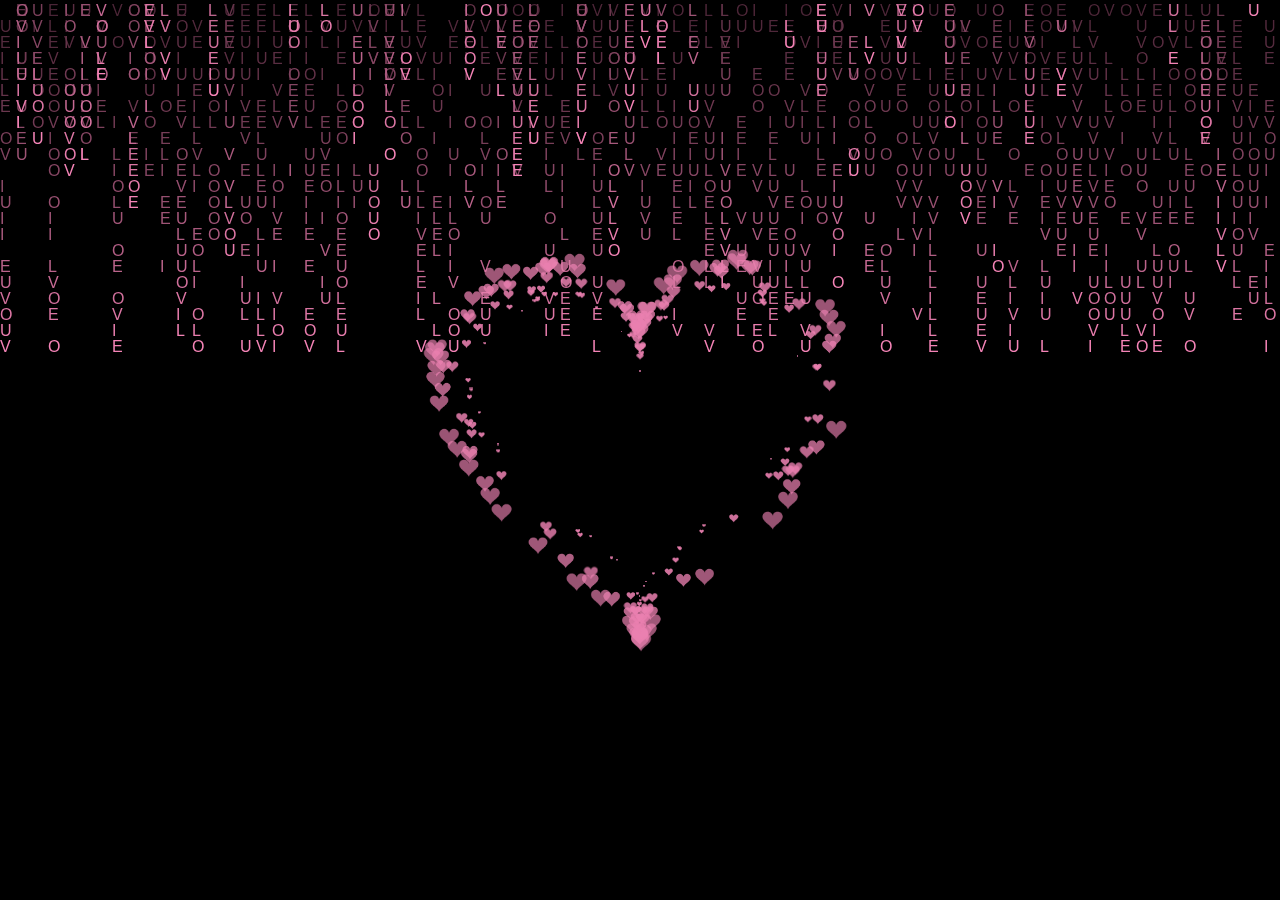
<file: html/爱心.html>
<!DOCTYPE html>
<html>
<meta http-equiv="Content-Type" content="text/html; charset=utf-8"/>
 <!--🚫请不要盗取本人的源代码🚫-->
<head>
    <title>Love❥(^_-)</title>
</head>
<body>
<canvas id="canvas"></canvas>
<style type="text/css">
    body {
        margin: 0;
        padding: 0;
        overflow: hidden;
    }
</style>
<script type="text/javascript">
    var canvas = document.getElementById('canvas');
    var ctx = canvas.getContext('2d');


    canvas.height = window.innerHeight;
    canvas.width = window.innerWidth;

    var texts = 'I LOVE U'.split('');

    var fontSize = 16;
    var columns = canvas.width / fontSize;
    // 用于计算输出文字时坐标，所以长度即为列数
    var drops = [];
    //初始值
    for (var x = 0; x < columns; x++) {
        drops[x] = 1;
    }

    function draw() {
        //让背景逐渐由透明到不透明
        ctx.fillStyle = 'rgba(0, 0, 0, 0.05)';
        ctx.fillRect(0, 0, canvas.width, canvas.height);
        //文字颜色
        ctx.fillStyle = '#f584b7';
        ctx.font = fontSize + 'px arial';
        //逐行输出文字
        for (var i = 0; i < drops.length; i++) {
            var text = texts[Math.floor(Math.random() * texts.length)];
            ctx.fillText(text, i * fontSize, drops[i] * fontSize);

            if (drops[i] * fontSize > canvas.height || Math.random() > 0.95) {
                drops[i] = 0;
            }

            drops[i]++;
        }
    }

    setInterval(draw, 33);
</script>
</body>
</html>
<!DOCTYPE HTML PUBLIC "-//W3C//DTD HTML 4.0 Transitional//EN">
<HTML>
<HEAD>
    <TITLE> love</TITLE>
    <meta http-equiv="Content-Type" content="text/html; charset=utf-8"/>
    <META NAME="Generator" CONTENT="EditPlus">
    <META NAME="Author" CONTENT="">
    <META NAME="Keywords" CONTENT="">
    <META NAME="Description" CONTENT="">
    <meta charset="UTF-8">
    <style>
        html, body {
            height: 100%;
            padding: 0;
            margin: 0;
            background: rgb(0, 0, 0);
        }

        canvas {
            position: absolute;
            width: 100%;
            height: 100%;
        }

        #child {
            position: absolute;
            left: 50%;
            top: 48%;
            transform: translate(-50%, -50%);

        }

        h4 {
            font-family: "STKaiti";
            font-size: 40px;
            color: #f584b7;
            position: relative;
        }
    </style>
       <style>
        html,
        body {
            height: 100%;
            padding: 0;
            margin: 0;
            background: #000;
        }
        
        canvas {
            position: absolute;
            width: 100%;
            height: 100%;
        }
    </style>

</head>

<body>
    <canvas id="pinkboard"></canvas>
    <script>
        var settings = {
            particles: {
                length: 500,
                duration: 2,
                velocity: 100,
                effect: -0.75,
                size: 30,
            },
        };


        (function() {
            var b = 0;
            var c = ["ms", "moz", "webkit", "o"];
            for (var a = 0; a < c.length && !window.requestAnimationFrame; ++a) {
                window.requestAnimationFrame = window[c[a] + "RequestAnimationFrame"];
                window.cancelAnimationFrame = window[c[a] + "CancelAnimationFrame"] || window[c[a] + "CancelRequestAnimationFrame"]
            }
            if (!window.requestAnimationFrame) {
                window.requestAnimationFrame = function(h, e) {
                    var d = new Date().getTime();
                    var f = Math.max(0, 16 - (d - b));
                    var g = window.setTimeout(function() {
                        h(d + f)
                    }, f);
                    b = d + f;
                    return g
                }
            }
            if (!window.cancelAnimationFrame) {
                window.cancelAnimationFrame = function(d) {
                    clearTimeout(d)
                }
            }
        }());


        var Point = (function() {
            function Point(x, y) {
                this.x = (typeof x !== 'undefined') ? x : 0;
                this.y = (typeof y !== 'undefined') ? y : 0;
            }
            Point.prototype.clone = function() {
                return new Point(this.x, this.y);
            };
            Point.prototype.length = function(length) {
                if (typeof length == 'undefined')
                    return Math.sqrt(this.x * this.x + this.y * this.y);
                this.normalize();
                this.x *= length;
                this.y *= length;
                return this;
            };
            Point.prototype.normalize = function() {
                var length = this.length();
                this.x /= length;
                this.y /= length;
                return this;
            };
            return Point;
        })();


        var Particle = (function() {
            function Particle() {
                this.position = new Point();
                this.velocity = new Point();
                this.acceleration = new Point();
                this.age = 0;
            }
            Particle.prototype.initialize = function(x, y, dx, dy) {
                this.position.x = x;
                this.position.y = y;
                this.velocity.x = dx;
                this.velocity.y = dy;
                this.acceleration.x = dx * settings.particles.effect;
                this.acceleration.y = dy * settings.particles.effect;
                this.age = 0;
            };
            Particle.prototype.update = function(deltaTime) {
                this.position.x += this.velocity.x * deltaTime;
                this.position.y += this.velocity.y * deltaTime;
                this.velocity.x += this.acceleration.x * deltaTime;
                this.velocity.y += this.acceleration.y * deltaTime;
                this.age += deltaTime;
            };
            Particle.prototype.draw = function(context, image) {
                function ease(t) {
                    return (--t) * t * t + 1;
                }
                var size = image.width * ease(this.age / settings.particles.duration);
                context.globalAlpha = 1 - this.age / settings.particles.duration;
                context.drawImage(image, this.position.x - size / 2, this.position.y - size / 2, size, size);
            };
            return Particle;
        })();


        var ParticlePool = (function() {
            var particles,
                firstActive = 0,
                firstFree = 0,
                duration = settings.particles.duration;

            function ParticlePool(length) {

                particles = new Array(length);
                for (var i = 0; i < particles.length; i++)
                    particles[i] = new Particle();
            }
            ParticlePool.prototype.add = function(x, y, dx, dy) {
                particles[firstFree].initialize(x, y, dx, dy);

                firstFree++;
                if (firstFree == particles.length) firstFree = 0;
                if (firstActive == firstFree) firstActive++;
                if (firstActive == particles.length) firstActive = 0;
            };
            ParticlePool.prototype.update = function(deltaTime) {
                var i;


                if (firstActive < firstFree) {
                    for (i = firstActive; i < firstFree; i++)
                        particles[i].update(deltaTime);
                }
                if (firstFree < firstActive) {
                    for (i = firstActive; i < particles.length; i++)
                        particles[i].update(deltaTime);
                    for (i = 0; i < firstFree; i++)
                        particles[i].update(deltaTime);
                }


                while (particles[firstActive].age >= duration && firstActive != firstFree) {
                    firstActive++;
                    if (firstActive == particles.length) firstActive = 0;
                }


            };
            ParticlePool.prototype.draw = function(context, image) {

                if (firstActive < firstFree) {
                    for (i = firstActive; i < firstFree; i++)
                        particles[i].draw(context, image);
                }
                if (firstFree < firstActive) {
                    for (i = firstActive; i < particles.length; i++)
                        particles[i].draw(context, image);
                    for (i = 0; i < firstFree; i++)
                        particles[i].draw(context, image);
                }
            };
            return ParticlePool;
        })();


        (function(canvas) {
            var context = canvas.getContext('2d'),
                particles = new ParticlePool(settings.particles.length),
                particleRate = settings.particles.length / settings.particles.duration,
                time;


            function pointOnHeart(t) {
                return new Point(
                    160 * Math.pow(Math.sin(t), 3),
                    130 * Math.cos(t) - 50 * Math.cos(2 * t) - 20 * Math.cos(3 * t) - 10 * Math.cos(4 * t) + 25
                );
            }


            var image = (function() {
                var canvas = document.createElement('canvas'),
                    context = canvas.getContext('2d');
                canvas.width = settings.particles.size;
                canvas.height = settings.particles.size;

                function to(t) {
                    var point = pointOnHeart(t);
                    point.x = settings.particles.size / 2 + point.x * settings.particles.size / 350;
                    point.y = settings.particles.size / 2 - point.y * settings.particles.size / 350;
                    return point;
                }

                context.beginPath();
                var t = -Math.PI;
                var point = to(t);
                context.moveTo(point.x, point.y);
                while (t < Math.PI) {
                    t += 0.01;
                    point = to(t);
                    context.lineTo(point.x, point.y);
                }
                context.closePath();

                context.fillStyle = '#ea80b0';
                context.fill();

                var image = new Image();
                image.src = canvas.toDataURL();
                return image;
            })();


            function render() {

                requestAnimationFrame(render);


                var newTime = new Date().getTime() / 1000,
                    deltaTime = newTime - (time || newTime);
                time = newTime;


                context.clearRect(0, 0, canvas.width, canvas.height);


                var amount = particleRate * deltaTime;
                for (var i = 0; i < amount; i++) {
                    var pos = pointOnHeart(Math.PI - 2 * Math.PI * Math.random());
                    var dir = pos.clone().length(settings.particles.velocity);
                    particles.add(canvas.width / 2 + pos.x, canvas.height / 2 - pos.y, dir.x, -dir.y);
                }


                particles.update(deltaTime);
                particles.draw(context, image);
            }


            function onResize() {
                canvas.width = canvas.clientWidth;
                canvas.height = canvas.clientHeight;
            }
            window.onresize = onResize;


            setTimeout(function() {
                onResize();
                render();
            }, 10);
        })(document.getElementById('pinkboard'));
    </script>
</head>
<body>
    <body>
        <script>
            (function () {
                var a_idx = 0;
                window.onclick = function (event) {
                    var a = new Array("❤O❤", "❤W❤", "❤T❤", "❤U❤", "❤I❤", "❤M❤", "❤D❤", "❤G❤", "❤X❤",
                        "❤A❤", "❤Q❤", "❤Y❤");
     
                    var heart = document.createElement("b"); //创建b元素
                    heart.onselectstart = new Function('event.returnValue=false'); //防止拖动
     
                    document.body.appendChild(heart).innerHTML = a[a_idx]; //将b元素添加到页面上
                    a_idx = (a_idx + 1) % a.length;
                    heart.style.cssText = "position: fixed;left:-100%;"; //给p元素设置样式
     
                    var f = 16, // 字体大小
                        x = event.clientX - f / 2, // 横坐标
                        y = event.clientY - f, // 纵坐标
                        c = randomColor(), // 随机颜色
                        a = 1, // 透明度
                        s = 1.2; // 放大缩小
     
                    var timer = setInterval(function () { //添加定时器
                        if (a <= 0) {
                            document.body.removeChild(heart);
                            clearInterval(timer);
                        } else {
                            heart.style.cssText = "font-size:16px;cursor: default;position: fixed;color:" +
                                c + ";left:" + x + "px;top:" + y + "px;opacity:" + a + ";transform:scale(" +
                                s + ");";
     
                            y--;
                            a -= 0.016;
                            s += 0.002;
                        }
                    }, 15)
     
                }
                // 随机颜色
                function randomColor() {
     
                    return "rgb(" + (~~(Math.random() * 255)) + "," + (~~(Math.random() * 255)) + "," + (~~(Math
                    .random() * 255)) + ")";
     
                }
            }());
        </script>
          <script>
            //禁用操作
            
            window.onload = function(){
                document.onkeydown = function (){
                    var e = window.event || arguments[0];
                    //F12
                    if(e.keyCode == 123){
                        return false;
                    //Ctrl+Shift+I
                    }else if((e.ctrlKey) && (e.shiftKey) && (e.keyCode == 73)){
                        return false;
                    //Ctrl+Shift+C
                    }else if((e.ctrlKey) && (e.shiftKey) && (e.keyCode == 67)){
                        return false;
                    //Shift+F10
                    }else if((e.shiftKey) && (e.keyCode == 121)){
                        return false;
                    //Ctrl+U
                    }else if((e.ctrlKey) && (e.keyCode == 85)){
                        return false;
                    //Ctrl+S
                    }else if((e.ctrlKey) && (e.keyCode == 83)){
                    return false;
                }
            };
                document.oncontextmenu = function (){
                    return false;
                }
            }
            
            //禁止复制
            document.onselectstart=new Function('event.returnValue=false;');
            
            //禁止选择文字
            document.body.onselectstart = function() {
                self.event.returnValue=false
              };
        </script>
     <audio autoplay="" loop=""> <source src="./music/2.flac"></audio>

    </body>
    </html>
</file>
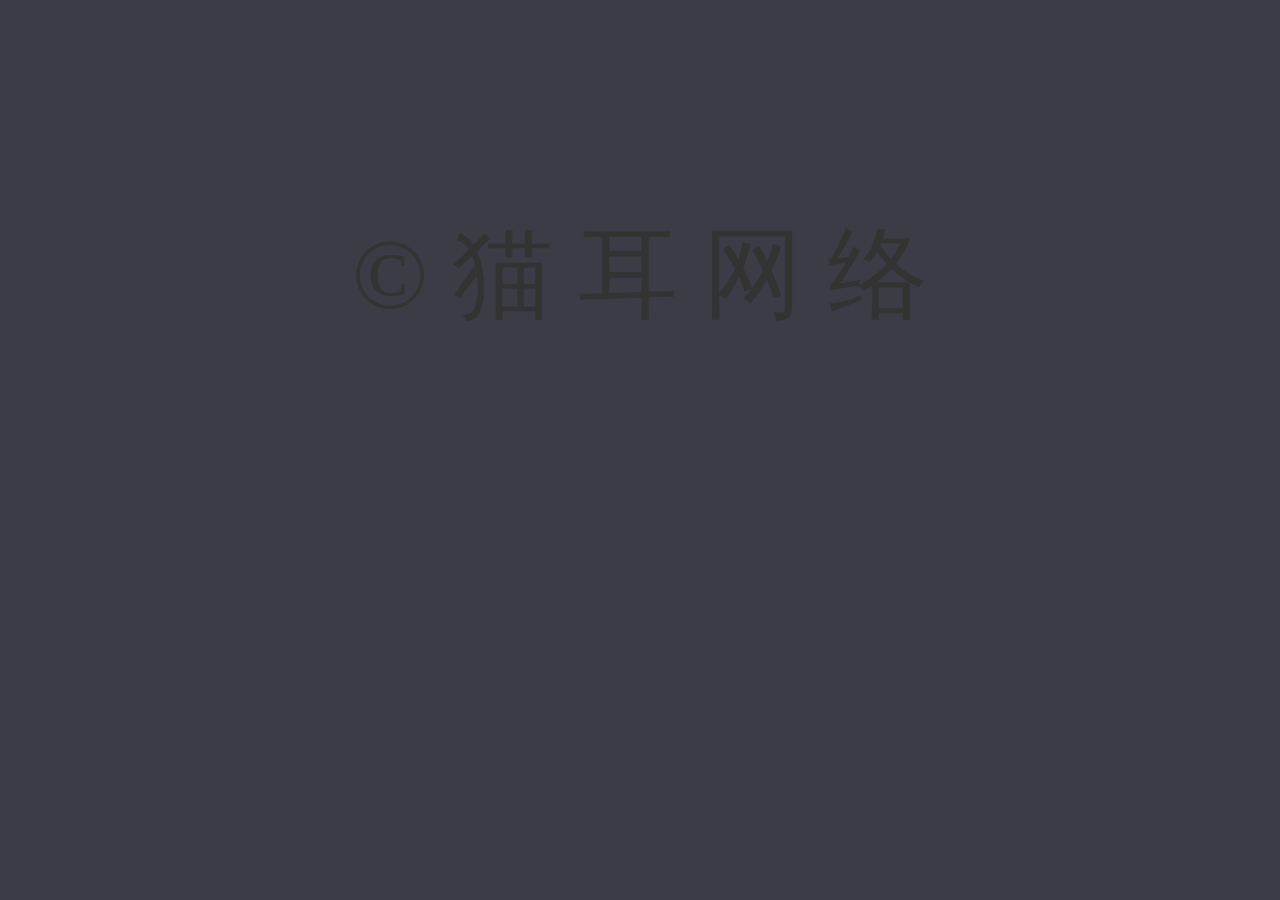
<file: html/猫耳网络.html>
<!DOCTYPE html>
<html lang="en">
<head>
    <meta charset="UTF-8">
    <meta name="viewport" content="width=device-width, initial-scale=1.0">
    <title>©猫耳网络</title>
    <style>
        body{
            background-color: rgb(60,60,70);
            display: flex;
            justify-content: center;
        }
        .a{
            position: relative;
            top: 200px;
            font: 300 100px '';
            color: #333;
            cursor: pointer;
        }
        .a span{
            transition: .5s;
            transition-delay: calc(var(--i)*.1s);
        }
        .a:hover span{
            color: #fff;
            text-shadow: 0 0 10px #fff,
            0 0 20px #fff,
            0 0 30px #fff,
            0 0 50px #fff,
            0 0 80px #fff;
        }
    </style>
</head>
<body>
    <div class="a">
        <span style="--i:1">©</span>
        <span style="--i:2">猫</span>
        <span style="--i:3">耳</span>
        <span style="--i:4">网</span>
        <span style="--i:5">络</span>
        <span style="--i:6"></span>
        <span style="--i:7"></span>
        <span style="--i:8"></span>
    </div>
</body>
</html>
</file>
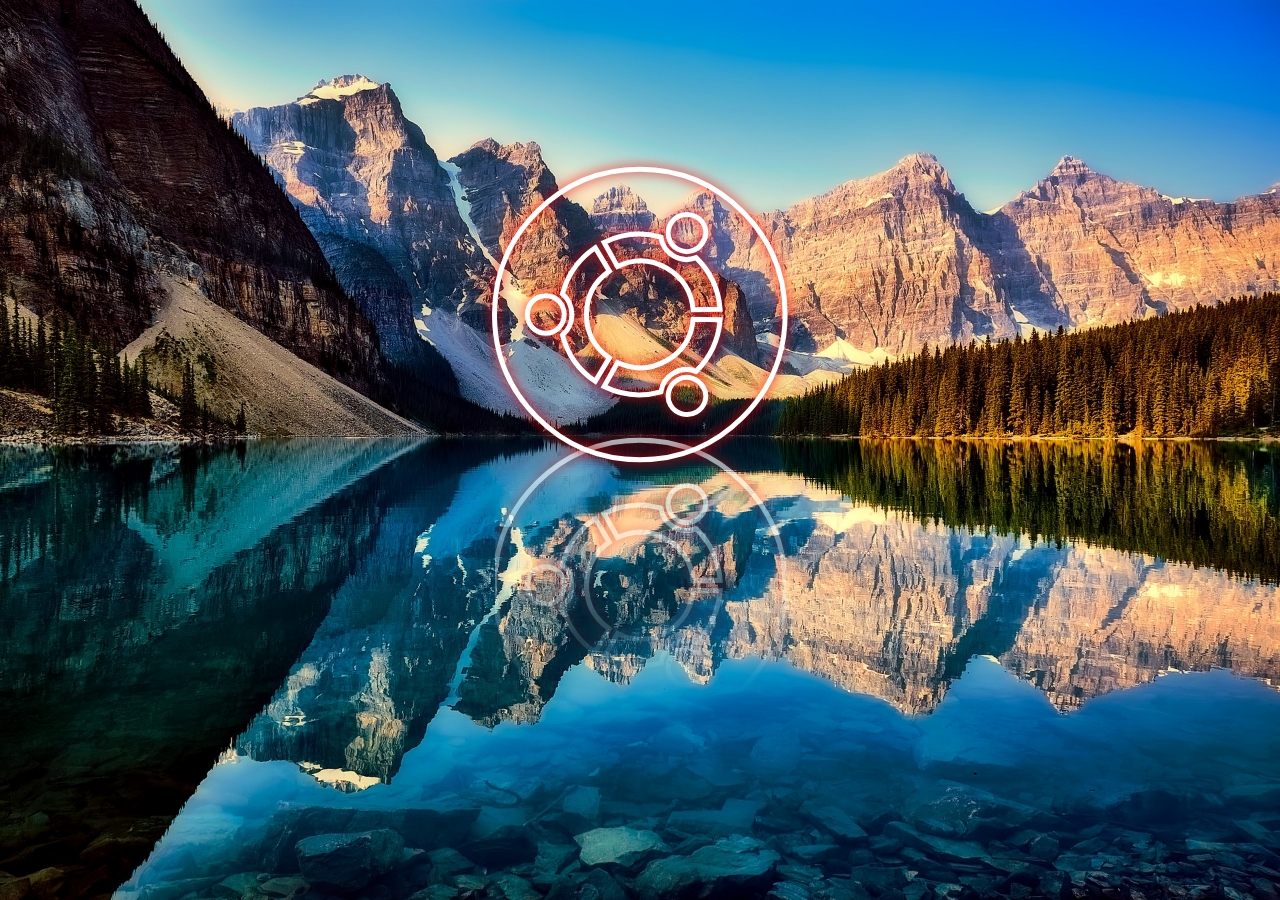
<file: html/背景特效.html>
<!DOCTYPE html>
<html lang="en">

<head>
    <meta charset="UTF-8">
    <meta http-equiv="X-UA-Compatible" content="IE=edge">
    <meta name="viewport" content="width=device-width, initial-scale=1.0">
    <link href="https://cdn.bootcdn.net/ajax/libs/font-awesome/5.15.3/css/all.css" rel="stylesheet">
    <link rel="stylesheet" href="./css/2.css">
    <title>背景特效</title>
</head>
<body>
    <div class="main">
        <i class="fab fa-ubuntu"></i>
    </div>


</body>


</html>
</file>
<file: html/hello/hello-kitty.css>
﻿* {
    margin: 0px;
    padding: 0px;
    font-size: 0px;
}

.hello-kitty-container {
    position: relative;
    margin: 0px auto;
    width: 1024px;
    height: 729px;
}

    .hello-kitty-container .hello-kitty-img {
        position: absolute;
        width: 1024px;
        height: 729px;
    }

    .hello-kitty-container .hello-kitty-div {
        position: absolute;
        width: 1024px;
        height: 729px;
    }

.hello-kitty-div div {
    position: absolute;
}

.hello-kitty-div .face {
    left: 107px;
    top: 77px;
    width: 747px;
    height: 566px;
    border-top: 35px solid black;
    border-bottom: 31px solid black;
    border-left: 29px solid black;
    border-right: 30px solid black;
    border-top-left-radius: 355px 333px;
    border-top-right-radius: 355px 333px;
    border-bottom-left-radius: 370px 285px;
    border-bottom-right-radius: 330px 255px;
    background-color: white;
    z-index: 100;
}

.hello-kitty-div .left-ear {
    left: 112px;
    top: 61px;
    width: 250px;
    height: 250px;
    border-top: 33px solid black;
    border-bottom: 30px solid black;
    border-left: 28px solid black;
    border-right: 30px solid black;
    border-top-left-radius: 138px 100px;
    border-bottom-left-radius: 334px 310px;
    background-color: white;
    -o-transform: rotate(23deg);
    -ms-transform: rotate(23deg);
    -moz-transform: rotate(23deg);
    -webkit-transform: rotate(23deg);
    transform: rotate(23deg);
    z-index: 99;
}

.hello-kitty-div .left-ear-clean {
    left: 146px;
    top: 96px;
    width: 250px;
    height: 250px;
    border-top-left-radius: 138px 100px;
    border-bottom-left-radius: 360px 310px;
    background-color: white;
    -o-transform: rotate(23deg);
    -ms-transform: rotate(23deg);
    -moz-transform: rotate(23deg);
    -webkit-transform: rotate(23deg);
    transform: rotate(23deg);
    z-index: 101;
}

.hello-kitty-div .left-ear-beautify {
    left: 149px;
    top: 221px;
    width: 60px;
    height: 30px;
    border-top-left-radius: 20px 15px;
    border-top-right-radius: 25px 15px;
    border-bottom-left-radius: 20px 15px;
    border-bottom-right-radius: 25px 15px;
    background-color: black;
    -o-transform: rotate(-52deg);
    -ms-transform: rotate(-52deg);
    -moz-transform: rotate(-52deg);
    -webkit-transform: rotate(-52deg);
    transform: rotate(-52deg);
    z-index: 102;
}

.hello-kitty-div .right-ear {
    left: 600px;
    top: 50px;
    width: 250px;
    height: 250px;
    border-top: 33px solid black;
    border-bottom: 28px solid black;
    border-left: 30px solid black;
    border-right: 29px solid black;
    border-top-left-radius: 220px 170px;
    border-top-right-radius: 90px 57px;
    border-bottom-right-radius: 334px 245px;
    background-color: white;
    -o-transform: rotate(-21deg);
    -ms-transform: rotate(-21deg);
    -moz-transform: rotate(-21deg);
    -webkit-transform: rotate(-21deg);
    transform: rotate(-21deg);
    z-index: 99;
}

.hello-kitty-div .right-ear-clean {
    left: 700px;
    top: 105px;
    width: 120px;
    height: 120px;
    background-color: white;
    z-index: 101;
}

.hello-kitty-div .bowknot-outside-left-top-container {
    left: 508px;
    top: -110px;
    width: 300px;
    height: 200px;
    -o-transform-origin: 0px 0px;
    -ms-transform-origin: 0px 0px;
    -moz-transform-origin: 0px 0px;
    -webkit-transform-origin: 0px 0px;
    transform-origin: 0px 0px;
    -o-transform: rotate(25deg);
    -ms-transform: rotate(25deg);
    -moz-transform: rotate(25deg);
    -webkit-transform: rotate(25deg);
    transform: rotate(25deg);
    overflow: hidden;
    z-index: 103;
}

.hello-kitty-div .bowknot-outside-left-bottom-container {
    left: 424px;
    top: 70px;
    width: 300px;
    height: 200px;
    -o-transform-origin: 0px 0px;
    -ms-transform-origin: 0px 0px;
    -moz-transform-origin: 0px 0px;
    -webkit-transform-origin: 0px 0px;
    transform-origin: 0px 0px;
    -o-transform: rotate(25deg);
    -ms-transform: rotate(25deg);
    -moz-transform: rotate(25deg);
    -webkit-transform: rotate(25deg);
    transform: rotate(25deg);
    overflow: hidden;
    z-index: 103;
}

.hello-kitty-div .bowknot-outside-right-top-container {
    left: 828px;
    top: 35px;
    width: 300px;
    height: 200px;
    -o-transform-origin: 0px 0px;
    -ms-transform-origin: 0px 0px;
    -moz-transform-origin: 0px 0px;
    -webkit-transform-origin: 0px 0px;
    transform-origin: 0px 0px;
    -o-transform: rotate(25deg);
    -ms-transform: rotate(25deg);
    -moz-transform: rotate(25deg);
    -webkit-transform: rotate(25deg);
    transform: rotate(25deg);
    overflow: hidden;
    z-index: 103;
}

.hello-kitty-div .bowknot-outside-right-bottom-container {
    left: 744px;
    top: 215px;
    width: 300px;
    height: 200px;
    -o-transform-origin: 0px 0px;
    -ms-transform-origin: 0px 0px;
    -moz-transform-origin: 0px 0px;
    -webkit-transform-origin: 0px 0px;
    transform-origin: 0px 0px;
    -o-transform: rotate(25deg);
    -ms-transform: rotate(25deg);
    -moz-transform: rotate(25deg);
    -webkit-transform: rotate(25deg);
    transform: rotate(25deg);
    overflow: hidden;
    z-index: 103;
}

.hello-kitty-div .bowknot-outside-left-top {
    left: 128px;
    top: 52px;
    width: 185px;
    height: 352px;
    border-top: 22px solid black;
    border-bottom: 24px solid black;
    border-left: 22px solid black;
    border-right: 23px solid black;
    border-top-left-radius: 118px 178px;
    border-top-right-radius: 112px 218px;
    background-color: #E72235;
    -o-transform: rotate(-25deg);
    -ms-transform: rotate(-25deg);
    -moz-transform: rotate(-25deg);
    -webkit-transform: rotate(-25deg);
    transform: rotate(-25deg);
}

.hello-kitty-div .bowknot-outside-left-bottom {
    left: 110px;
    top: -270px;
    width: 185px;
    height: 352px;
    border-top: 24px solid black;
    border-bottom: 23px solid black;
    border-left: 23px solid black;
    border-right: 23px solid black;
    border-bottom-left-radius: 110px 233px;
    border-bottom-right-radius: 110px 190px;
    background-color: #E72235;
    -o-transform: rotate(15deg);
    -ms-transform: rotate(15deg);
    -moz-transform: rotate(15deg);
    -webkit-transform: rotate(15deg);
    transform: rotate(15deg);
}

.hello-kitty-div .bowknot-outside-right-top {
    left: -51px;
    top: 102px;
    width: 205px;
    height: 188px;
    border: 23px solid black;
    border-top-left-radius: 178px 178px;
    border-top-right-radius: 79px 51px;
    border-bottom-right-radius: 189px 185px;
    background-color: #E72235;
    -o-transform: rotate(-25deg);
    -ms-transform: rotate(-25deg);
    -moz-transform: rotate(-25deg);
    -webkit-transform: rotate(-25deg);
    transform: rotate(-25deg);
}

.hello-kitty-div .bowknot-outside-right-bottom {
    left: -52px;
    top: -234px;
    width: 195px;
    height: 286px;
    border-left: 23px solid black;
    border-right: 26px solid black;
    border-top: 23px solid black;
    border-bottom: 23px solid black;
    border-bottom-left-radius: 83px 124px;
    border-bottom-right-radius: 160px 304px;
    background-color: #E72235;
    -o-transform: rotate(-35deg);
    -ms-transform: rotate(-35deg);
    -moz-transform: rotate(-35deg);
    -webkit-transform: rotate(-35deg);
    transform: rotate(-35deg);
}

.hello-kitty-div .bowknot-inside-left {
    left: 595px;
    top: 122px;
    width: 47px;
    height: 47px;
    border: 25px solid black;
    border-radius: 48px;
    background-color: #E72235;
    z-index: 104;
}

.hello-kitty-div .bowknot-inside-right {
    right: 182px;
    bottom: 444px;
    width: 35px;
    height: 35px;
    border: 25px solid black;
    border-radius: 42px;
    background-color: #E72235;
    z-index: 104;
}

.hello-kitty-div .bowknot-inside-center {
    left: 635px;
    top: 130px;
    width: 116px;
    height: 116px;
    border-top: 23px solid black;
    border-bottom: 23px solid black;
    border-left: 24px solid black;
    border-right: 24px solid black;
    border-radius: 80px;
    background-color: #E72235;
    z-index: 105;
}

.hello-kitty-div .left-eye {
    left: 280px;
    top: 429px;
    width: 58px;
    height: 76px;
    border-radius: 40px;
    background-color: black;
    z-index: 101;
}


.hello-kitty-div .right-eye {
    left: 678px;
    top: 430px;
    width: 58px;
    height: 76px;
    border-radius: 40px;
    background-color: black;
    z-index: 101;
}

.hello-kitty-div .nose {
    left: 469px;
    top: 498px;
    width: 50px;
    height: 31px;
    border-top: 19px solid black;
    border-bottom: 19px solid black;
    border-left: 20px solid black;
    border-right: 20px solid black;
    border-radius: 43px / 34px;
    background-color: #EEC827;
    z-index: 101;
}

.hello-kitty-div .left-moustache-1:before {
    content: '\20';
    display: block;
    position: absolute;
    left: 20px;
    top: 420px;
    width: 100px;
    height: 24px;
    border-top-left-radius: 80px 30px;
    border-bottom-left-radius: 20px;
    background-color: black;
    -o-transform: rotate(-5deg);
    -ms-transform: rotate(-5deg);
    -moz-transform: rotate(-5deg);
    -webkit-transform: rotate(-5deg);
    transform: rotate(-5deg);
    z-index: 101;
}

.hello-kitty-div .left-moustache-1:after {
    content: '\20';
    display: block;
    position: absolute;
    left: 131px;
    top: 418px;
    width: 60px;
    height: 24px;
    border-top-right-radius: 100px 30px;
    border-bottom-right-radius: 20px;
    background-color: black;
    -o-transform: rotate(2deg);
    -ms-transform: rotate(2deg);
    -moz-transform: rotate(2deg);
    -webkit-transform: rotate(2deg);
    transform: rotate(2deg);
    z-index: 101;
}

.hello-kitty-div .left-moustache-2:before {
    content: '\20';
    display: block;
    position: absolute;
    left: 64px;
    top: 512px;
    width: 80px;
    height: 24px;
    border-top-left-radius: 80px 30px;
    border-bottom-left-radius: 50px 20px;
    background-color: black;
    -o-transform: rotate(-14deg);
    -ms-transform: rotate(-14deg);
    -moz-transform: rotate(-14deg);
    -webkit-transform: rotate(-14deg);
    transform: rotate(-14deg);
    z-index: 101;
}

.hello-kitty-div .left-moustache-2:after {
    content: '\20';
    display: block;
    position: absolute;
    left: 135px;
    top: 498px;
    width: 60px;
    height: 24px;
    border-top-right-radius: 100px 30px;
    border-bottom-right-radius: 20px;
    background-color: black;
    -o-transform: rotate(-15deg);
    -ms-transform: rotate(-15deg);
    -moz-transform: rotate(-15deg);
    -webkit-transform: rotate(-15deg);
    transform: rotate(-15deg);
    z-index: 101;
}

.hello-kitty-div .left-moustache-3:before {
    content: '\20';
    display: block;
    position: absolute;
    left: 90px;
    top: 601px;
    width: 100px;
    height: 24px;
    border-top-left-radius: 80px 30px;
    border-bottom-left-radius: 20px 20px;
    background-color: black;
    -o-transform: rotate(-29deg);
    -ms-transform: rotate(-29deg);
    -moz-transform: rotate(-29deg);
    -webkit-transform: rotate(-29deg);
    transform: rotate(-29deg);
    z-index: 101;
}

.hello-kitty-div .left-moustache-3:after {
    content: '\20';
    display: block;
    position: absolute;
    left: 183px;
    top: 564px;
    width: 60px;
    height: 24px;
    border-top-right-radius: 100px 30px;
    border-bottom-right-radius: 20px;
    background-color: black;
    -o-transform: rotate(-25deg);
    -ms-transform: rotate(-25deg);
    -moz-transform: rotate(-25deg);
    -webkit-transform: rotate(-25deg);
    transform: rotate(-25deg);
    z-index: 101;
}

.hello-kitty-div .right-moustache-1:before {
    content: '\20';
    display: block;
    position: absolute;
    left: 829px;
    top: 404px;
    width: 80px;
    height: 24px;
    border-top-left-radius: 60px 30px;
    border-bottom-left-radius: 30px 20px;
    background-color: black;
    -o-transform: rotate(-5deg);
    -ms-transform: rotate(-5deg);
    -moz-transform: rotate(-5deg);
    -webkit-transform: rotate(-5deg);
    transform: rotate(-5deg);
    z-index: 101;
}

.hello-kitty-div .right-moustache-1:after {
    content: '\20';
    display: block;
    position: absolute;
    left: 902px;
    top: 398px;
    width: 100px;
    height: 24px;
    border-top-right-radius: 100px 30px;
    border-bottom-right-radius: 20px;
    background-color: black;
    -o-transform: rotate(-2deg);
    -ms-transform: rotate(-2deg);
    -moz-transform: rotate(-2deg);
    -webkit-transform: rotate(-2deg);
    transform: rotate(-2deg);
    z-index: 101;
}

.hello-kitty-div .right-moustache-2:before {
    content: '\20';
    display: block;
    position: absolute;
    left: 844px;
    top: 482px;
    width: 50px;
    height: 24px;
    border-top-left-radius: 55px 30px;
    border-bottom-left-radius: 50px 20px;
    background-color: black;
    -o-transform: rotate(7deg);
    -ms-transform: rotate(7deg);
    -moz-transform: rotate(7deg);
    -webkit-transform: rotate(7deg);
    transform: rotate(7deg);
    z-index: 101;
}

.hello-kitty-div .right-moustache-2:after {
    content: '\20';
    display: block;
    position: absolute;
    left: 898px;
    top: 489px;
    width: 80px;
    height: 24px;
    border-top-right-radius: 120px 30px;
    border-bottom-right-radius: 20px;
    background-color: black;
    -o-transform: rotate(6deg);
    -ms-transform: rotate(6deg);
    -moz-transform: rotate(6deg);
    -webkit-transform: rotate(6deg);
    transform: rotate(6deg);
    z-index: 101;
}

.hello-kitty-div .right-moustache-3:before {
    content: '\20';
    display: block;
    position: absolute;
    left: 809px;
    top: 557px;
    width: 50px;
    height: 24px;
    border-top-left-radius: 50px 30px;
    border-bottom-left-radius: 40px 20px;
    background-color: black;
    -o-transform: rotate(18deg);
    -ms-transform: rotate(18deg);
    -moz-transform: rotate(18deg);
    -webkit-transform: rotate(18deg);
    transform: rotate(18deg);
    z-index: 101;
}

.hello-kitty-div .right-moustache-3:after {
    content: '\20';
    display: block;
    position: absolute;
    left: 853px;
    top: 582px;
    width: 100px;
    height: 24px;
    border-top-right-radius: 100px 30px;
    border-bottom-right-radius: 20px;
    background-color: black;
    -o-transform: rotate(22deg);
    -ms-transform: rotate(22deg);
    -moz-transform: rotate(22deg);
    -webkit-transform: rotate(22deg);
    transform: rotate(22deg);
    z-index: 101;
}
</file>
<file: html/css/2.css>
* {
    margin: 0;
    padding: 0;
}

body {
    background: #333;
}

.main {
    position: absolute;
    left: 0;
    top: 0;
    width: 100%;
    height: 100%;
    background: url("./2.jpg");
    background-size: cover;
    background-position: center center;
    display: flex;
    justify-content: center;
    align-items: center;
}

.main i {
    text-align: center;
    line-height: 60vh;
    font-size: 300px;
    color: transparent;
    -webkit-text-stroke: 5px white;
    top: 5vh;
    z-index: 2;
    position: absolute;
    -webkit-box-reflect: below -30vh linear-gradient(transparent 30%, red);
}

.main i::after {
    position: absolute;
    text-align: center;
    left: 0;
    top: 0;
    font-family: "Font Awesome 5 Brands";
    content: "\f7df";
    filter: blur(6px);
    z-index: -1;
    color: transparent;
    -webkit-text-stroke-color: red;
    animation: color 4s linear infinite;
}

@keyframes color {
    0% {
        filter: blur(6px) hue-rotate(0);
    }
    100% {
        filter: blur(6px) hue-rotate(360deg);
    }
}
</file>
